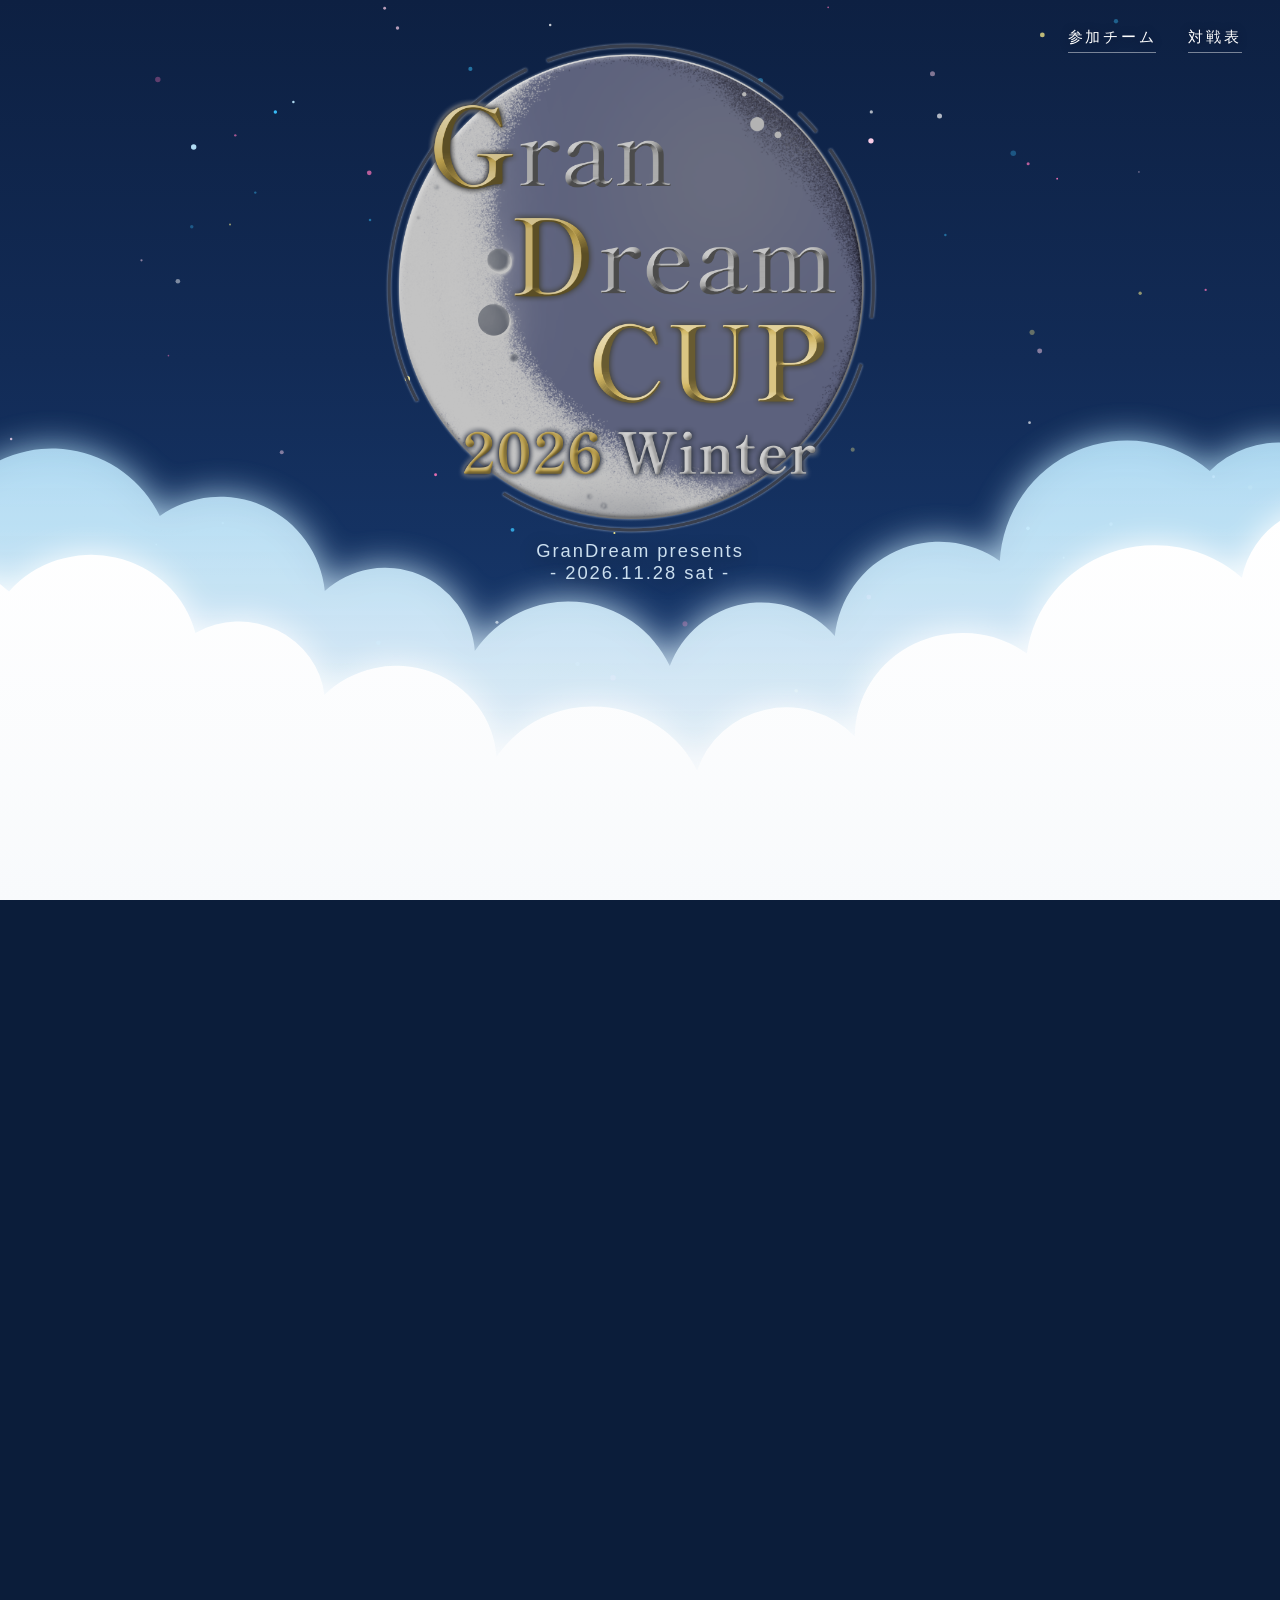
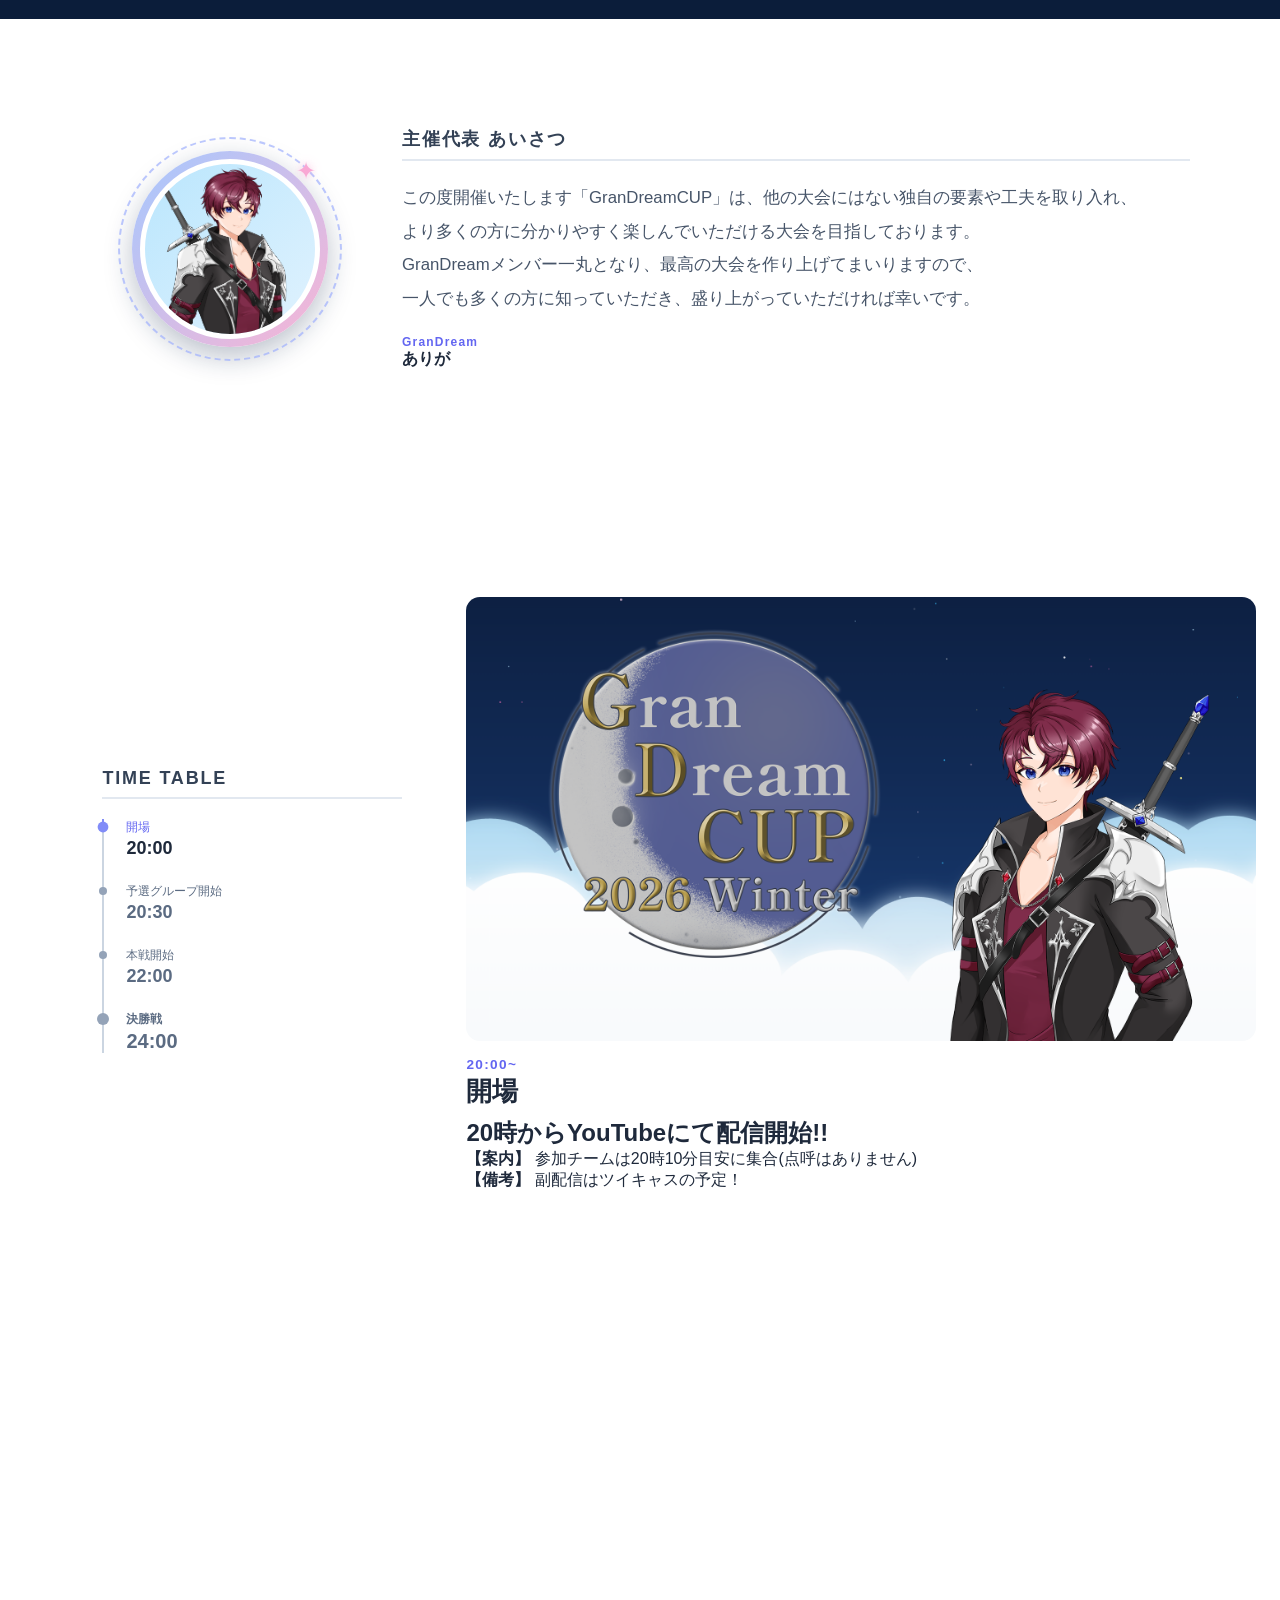
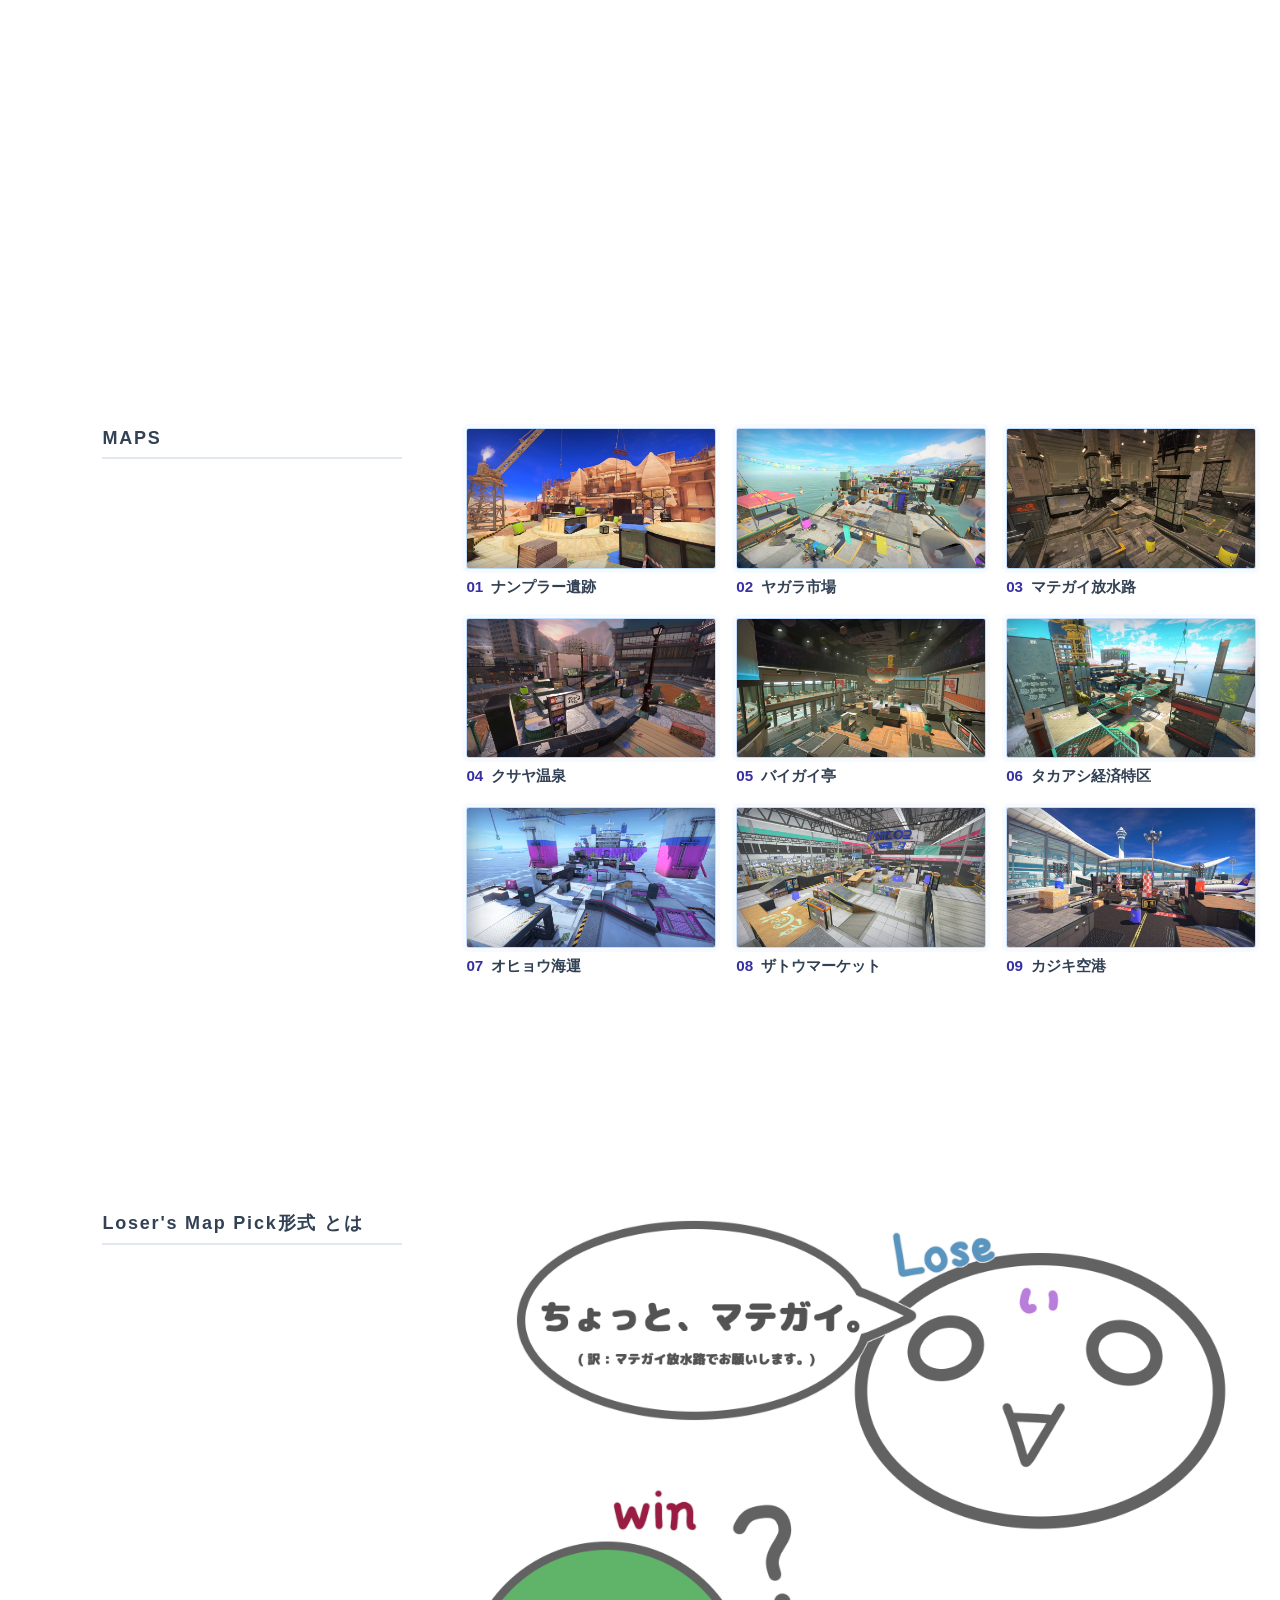
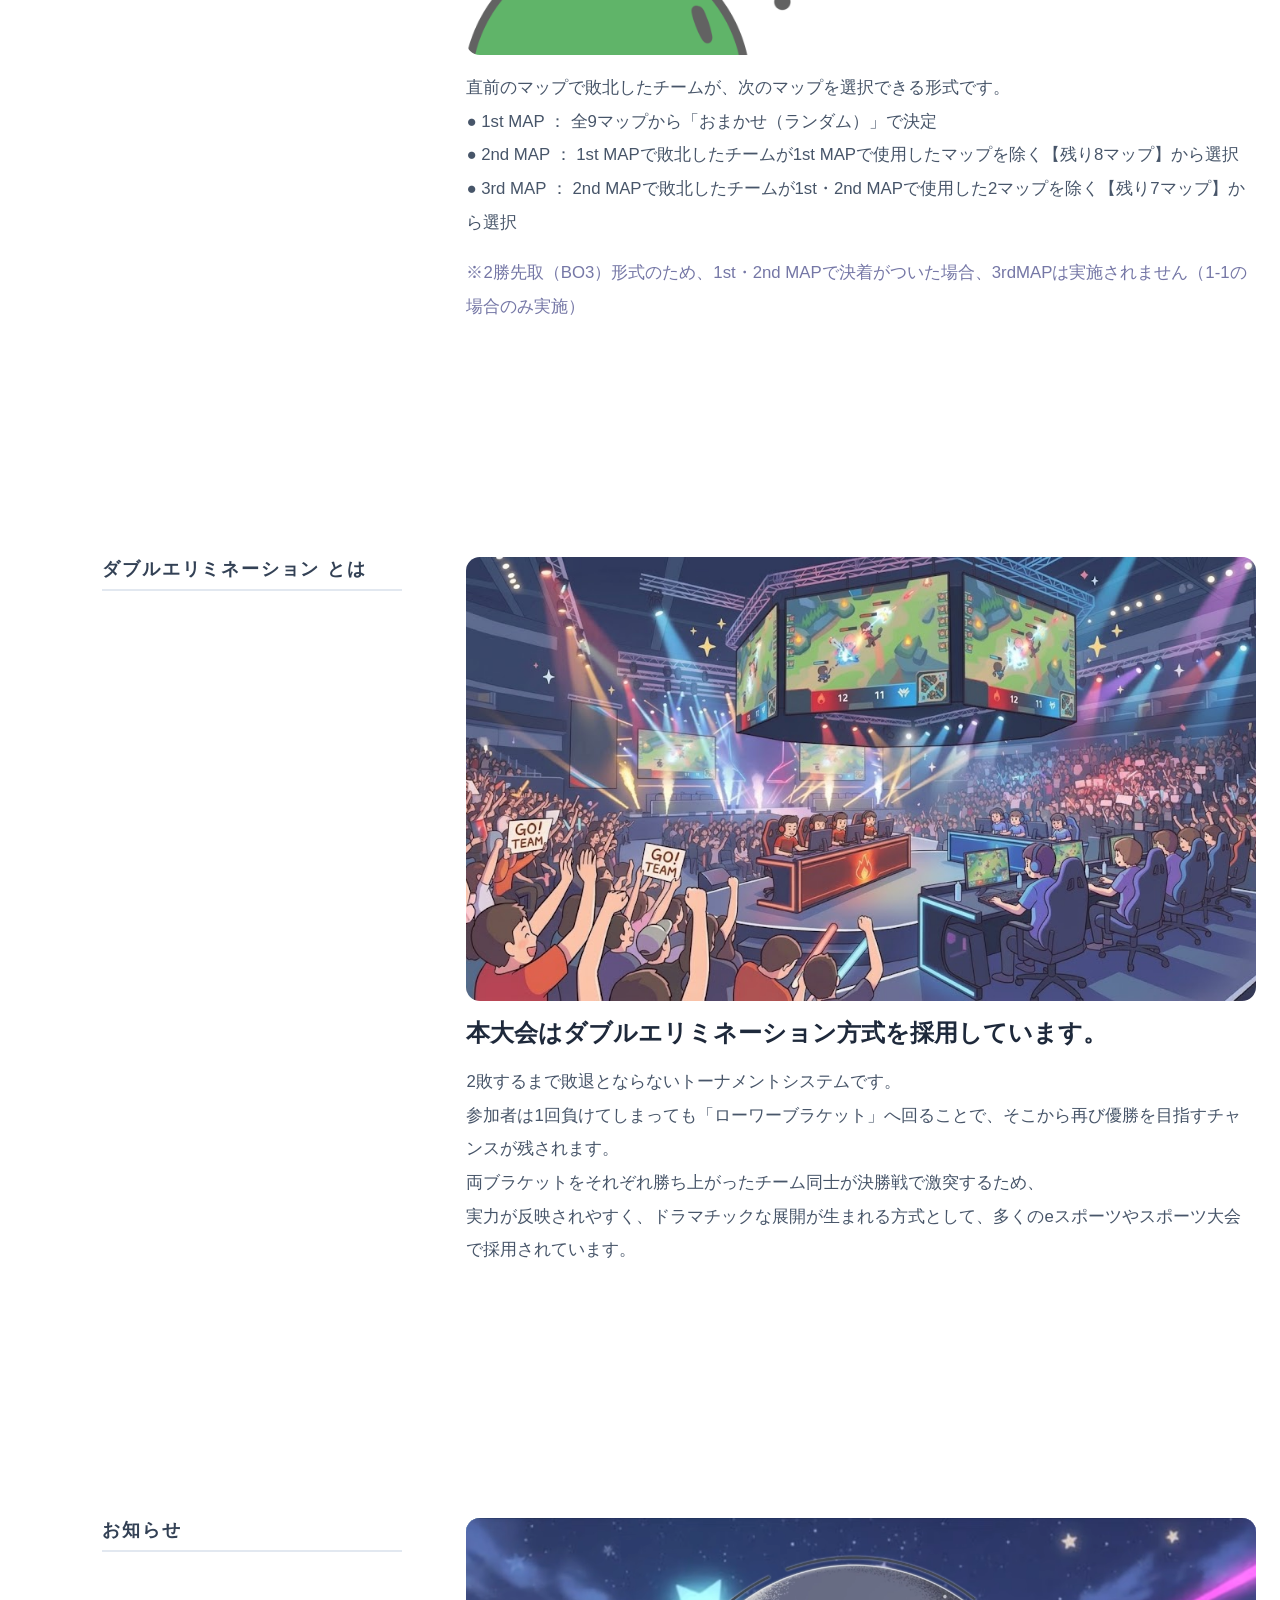
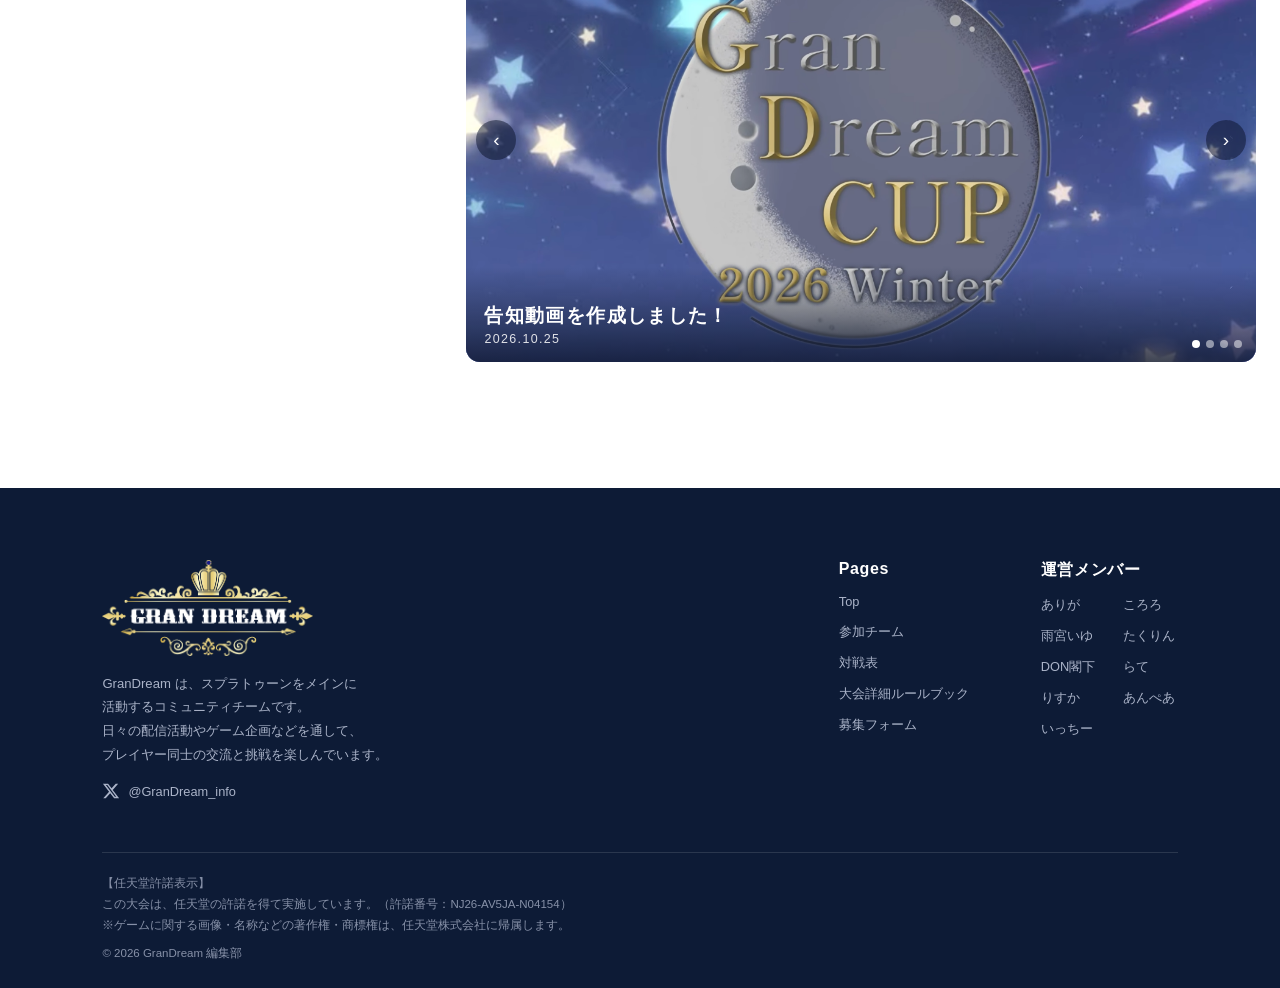
<file: index.html>
<!DOCTYPE html>
<html lang="ja">

<head>
  <meta charset="UTF-8">
  <meta name="viewport" content="width=device-width, initial-scale=1.0">
  <title>GraDreCUP-top</title>
  <link rel="stylesheet" href="style.css">
  <meta property="og:title" content="GranDreamCUP【公式webページ】" />
  <meta property="og:description" content="GranDreamCUP" />
  <meta property="og:type" content="article" />
  <meta property="og:url" content="https://grandream-517.github.io/GranDreamCUP/" />
  <meta property="og:image" content="https://grandream-517.github.io/GranDreamCUP/images/20261107044641.png" />

  <meta name="twitter:card" content="summary_large_image" />
  <meta name="twitter:title" content="GranDreamCUP【公式webページ】" />
  <meta name="twitter:description" content="GranDreamCUP" />
  <meta name="twitter:image" content="https://grandream-517.github.io/GranDreamCUP/images/20261107044641.png" />
</head>

<body>
  <div id="loading">
    <div class="loading-container">

      <div class="loading-logo">
        <img src="images/チームロゴ.PNG" alt="チームロゴ">
      </div>

      <div class="loading-bar">
        <div class="loading-progress"></div>
      </div>
    </div>
  </div>

  <nav class="top-nav" aria-label="ページ移動">
    <a href="teams.html">参加チーム</a>
    <a href="bracket.html">対戦表</a>
  </nav>

  <div class="hero-scroll" id="heroScroll">
    <section class="hero-section" id="hero">


      <div class="sky-layer" id="skyLayer">
        <svg id="starSvg" style="width:100%; height:100%;"></svg>
        <div id="shootingLayer"></div>
      </div>


      <div class="hero-content" id="heroContent">
        <div class="hero-inner">
          <h1 style="margin-top: clamp(-80px, -9vw, -20px); margin-bottom: clamp(-20px, -2.2vw, -6px);"><img
              src="images/GrabDreamCUP_011.png" alt="GranDreamCUP"
              style="width: 75%; max-width: none; height: auto; display: block; margin: 0 auto;"></h1>
          <p style="margin-top: clamp(-80px, -9vw, -20px);">GranDream presents</p>
          <p>- 2026.11.28 sat -</p>
        </div>
      </div>


      <div class="cloud-layer back" id="cloudBack">
        <div class="cloud-drift back">
          <svg class="clouds-svg" xmlns="http://www.w3.org/2000/svg" viewBox="0 0 1000 300" preserveAspectRatio="none">
            <defs>
              <filter id="cloud-glow-back" x="-20%" y="-20%" width="140%" height="140%">
                <feGaussianBlur stdDeviation="12" result="blur" />
                <feComposite in="SourceGraphic" in2="blur" operator="over" />
              </filter>
              <linearGradient id="cloud-grad-back" x1="0%" y1="0%" x2="0%" y2="100%">
                <stop offset="0%" stop-color="#bae6fd" stop-opacity="0.9" />
                <stop offset="100%" stop-color="#f8fafc" stop-opacity="1" />
              </linearGradient>
            </defs>
            <path fill="url(#cloud-grad-back)" filter="url(#cloud-glow-back)" d="
            M -50,300
            L -50,80
            A 60,60 0 0,1 50,60
            A 80,80 0 0,1 180,80
            A 70,70 0 0,1 290,130
            A 60,60 0 0,1 390,170
            A 75,75 0 0,1 520,180
            A 65,65 0 0,1 630,160
            A 70,70 0 0,1 740,110
            A 85,85 0 0,1 880,50
            A 65,65 0 0,1 980,60
            A 55,55 0 0,1 1050,100
            L 1050,300 Z
          "></path>
          </svg>
        </div>
      </div>


      <div class="cloud-layer front" id="cloudFront">
        <div class="cloud-drift front">
          <svg class="clouds-svg" xmlns="http://www.w3.org/2000/svg" viewBox="0 0 1000 300" preserveAspectRatio="none">
            <defs>
              <filter id="cloud-glow-front" x="-20%" y="-20%" width="140%" height="140%">
                <feGaussianBlur stdDeviation="12" result="blur" />
                <feComposite in="SourceGraphic" in2="blur" operator="over" />
              </filter>
              <linearGradient id="cloud-grad-front" x1="0%" y1="0%" x2="0%" y2="100%">
                <stop offset="0%" stop-color="#ffffff" stop-opacity="1" />
                <stop offset="100%" stop-color="#f8fafc" stop-opacity="1" />
              </linearGradient>
            </defs>
            <path fill="url(#cloud-grad-front)" filter="url(#cloud-glow-front)" d="
            M -50,300
            L -50,110
            A 65,65 0 0,1 60,75
            A 75,75 0 0,1 190,105
            A 60,60 0 0,1 280,150
            A 70,70 0 0,1 400,195
            A 80,80 0 0,1 540,205
            A 65,65 0 0,1 650,180
            A 75,75 0 0,1 770,120
            A 90,90 0 0,1 920,65
            A 60,60 0 0,1 1050,90
            L 1050,300 Z
          "></path>
          </svg>
        </div>
        <div class="cloud-body">
          <div class="overview">
            <h2>開催概要</h2>
            <dl>
              <dt>タイトル</dt>
              <dd>スプラトゥーン3</dd>
              <dt>日時</dt>
              <dd>2026年11月28日（土）</dd>
              <dt>時間</dt>
              <dd>開場 20:00 ／ 試合開始 20:30</dd>
              <dt>チーム数</dt>
              <dd>16チーム想定</dd>
              <dt>XPコスト</dt>
              <dd>チーム合計10400上限
                <br>･XP3000以上は1名まで
                <br>･全ルールでの最高XPを参照(サマリー提出)<br />
              </dd>
              <dt>参加資格</dt>
              <dd>活動中の配信者に限り</dd>
              <dt></dt>
              <dd></dd>
              <dt>主催</dt>
              <dd>GranDream</dd>
              <dt>申込</dt>
              <dd>11月14日まで(先着順16チーム上限)</dd>
            </dl>
            <p class="ov-link"><a href="https://energetic-octagon-8f6.notion.site/3f87bee7480a80aabf9cc22851b0c398"
                target="_blank" rel="noopener noreferrer">大会詳細ルールブックを見る</a></p>
          </div>
        </div>
      </div>
    </section>
  </div>

  <section class="next-section">
    <div class="night" aria-hidden="true"><svg id="nightSvg" style="width:100%; height:100%; display:block;"></svg>
    </div>


    <div class="comment">
      <div class="comment-inner">
        <div class="timetable comment-text">
          <h2>主催代表 あいさつ</h2>
          <p class="cm-body">この度開催いたします「GranDreamCUP」は、他の大会にはない独自の要素や工夫を取り入れ、
            <br>より多くの方に分かりやすく楽しんでいただける大会を目指しております。
            <br>GranDreamメンバー一丸となり、最高の大会を作り上げてまいりますので、
            <br>一人でも多くの方に知っていただき、盛り上がっていただければ幸いです。
          </p>
          <p class="cm-name"><small>GranDream</small>ありが</p>
        </div>
        <div class="cm-icon">
          <div class="cm-icon-frame"><img src="images/ありが.png" alt="ありが"></div>
        </div>
      </div>
    </div>

    <div class="tt-scroll" id="ttScroll">
      <div class="tt-stage" id="ttStage">


        <div class="timetable">
          <h2>TIME TABLE</h2>
          <ol class="tt-list" id="ttList">
            <li class="tt-item"><span class="tt-dot"></span>
              <p class="tt-label">開場</p>
              <p class="tt-time">20:00</p>
            </li>
            <li class="tt-item"><span class="tt-dot"></span>
              <p class="tt-label">予選グループ開始</p>
              <p class="tt-time">20:30</p>
            </li>
            <li class="tt-item"><span class="tt-dot"></span>
              <p class="tt-label">本戦開始</p>
              <p class="tt-time">22:00</p>
            </li>
            <li class="tt-item tt-main"><span class="tt-dot"></span>
              <p class="tt-label">決勝戦</p>
              <p class="tt-time">24:00</p>
            </li>
          </ol>
        </div>


        <div class="tt-panels" id="ttPanels">
          <article class="tt-panel">
            <div class="tt-img"><img src="images/GranDreamCUP_title.png" alt="title"></div>
            <p class="tt-ptime">20:00~</p>
            <h3>開場</h3>
            <p class="tt-text">
            <h2>20時からYouTubeにて配信開始!!</h2>
            <strong>【案内】</strong> 参加チームは20時10分目安に集合(点呼はありません)<br>
            <strong>【備考】</strong> 副配信はツイキャスの予定！
            </p>
          </article>
          <article class="tt-panel">
            <div class="tt-img"><img src="images/Groupleague_001.png" alt="Group"></div>※画像は開催時間変更前のものです。
            <p class="tt-ptime">20:30~</p>
            <h3>予選グループ開始</h3>
            <p class="tt-text">
              <strong>【形式】</strong> 4チーム×1グループ : 3チーム×3グループ 　<a href="bracket.html">詳しくは対戦表ページへ</a><br>
              <strong>【条件】</strong> 上位2チームが本戦進出<br>
              <strong>【ルール】</strong> BO3（2本先取）/ Loser's Map Pick形式
            </p>
          </article>
          <article class="tt-panel">
            <div class="tt-img"><img src="images/league_002.png" alt="league"></div>※画像は開催時間変更前のものです。
            <p class="tt-ptime">22:00~</p>
            <h3>本戦開始</h3>
            <p class="tt-text">
              <strong>【形式】</strong> 本戦トーナメント（予選通過8チーム）<br>
              <strong>【アドバンテージ】</strong> 予選1位：Upper Bracket / 予選2位：Lower Bracket<br>
              <strong>【ルール】</strong> BO3（2本先取）/ Loser's Map Pick形式
            </p>
          </article>
          <article class="tt-panel">
            <div class="tt-img"><img src="images/GranD_FINAL_CUP_image.png" alt="GranD_FINAL"></div>
            <p class="tt-ptime">24:00~</p>
            <h3>決勝戦</h3>
            <p class="tt-text">
              <strong>【対戦】</strong> Grand Final<br>
              <strong>【アドバンテージ】</strong> 無敗側チーム：全５マップの選択権<br>
              <strong>【ルール】</strong> BO5（3本先取）
            </p>
          </article>
        </div>

      </div>
    </div>


    <div class="maps">
      <div class="maps-inner">
        <div class="timetable maps-head">
          <h2>MAPS</h2>
        </div>
        <ul class="map-grid">
          <li>
            <div class="map-img"><img src=images\ナンプラー遺跡.JPG></div>
            <p class="map-name"><span>01</span>ナンプラー遺跡</p>
          </li>
          <li>
            <div class="map-img"><img src=images\ヤガラ市場.JPG></div>
            <p class="map-name"><span>02</span>ヤガラ市場</p>
          </li>
          <li>
            <div class="map-img"><img src=images\マテガイ放水路.JPG></div>
            <p class="map-name"><span>03</span>マテガイ放水路</p>
          </li>
          <li>
            <div class="map-img"><img src=images\クサヤ温泉.JPG></div>
            <p class="map-name"><span>04</span>クサヤ温泉</p>
          </li>
          <li>
            <div class="map-img"><img src=images\バイガイ亭.JPG></div>
            <p class="map-name"><span>05</span>バイガイ亭</p>
          </li>
          <li>
            <div class="map-img"><img src=images\タカアシ経済特区.JPG></div>
            <p class="map-name"><span>06</span>タカアシ経済特区</p>
          </li>
          <li>
            <div class="map-img"><img src=images\オヒョウ海運.JPG></div>
            <p class="map-name"><span>07</span>オヒョウ海運</p>
          </li>
          <li>
            <div class="map-img"><img src=images\ザトウマーケット.JPG></div>
            <p class="map-name"><span>08</span>ザトウマーケット</p>
          </li>
          <li>
            <div class="map-img"><img src=images\カジキ空港.JPG></div>
            <p class="map-name"><span>09</span>カジキ空港</p>
          </li>
        </ul>
      </div>
    </div>

    <div class="maps">
      <div class="maps-inner">
        <div class="timetable maps-head">
          <h2> Loser's Map Pick形式 とは</h2>
        </div>
        <div>
          <div class="tt-img"><img src="images/LMP.png" alt="Loser's Map Pick"></div>
          <p class="cm-body" style="margin-top: 16px;">直前のマップで敗北したチームが、次のマップを選択できる形式です。
            <br>● 1st MAP ： 全9マップから「おまかせ（ランダム）」で決定
            <br>● 2nd MAP ： 1st MAPで敗北したチームが1st MAPで使用したマップを除く【残り8マップ】から選択
            <br>● 3rd MAP ： 2nd MAPで敗北したチームが1st・2nd MAPで使用した2マップを除く【残り7マップ】から選択</p>
          <p class="cm-body" style="color:#7577a6;">※2勝先取（BO3）形式のため、1st・2nd MAPで決着がついた場合、3rdMAPは実施されません（1-1の場合のみ実施）</p>
        </div>
      </div>
    </div>


    <div class="maps">
      <div class="maps-inner">
        <div class="timetable maps-head">
          <h2>ダブルエリミネーション とは</h2>
        </div>
        <div>
          <div class="tt-img"><img src="images/esport.png" alt="esport"></div>
          <h2 style="margin-top: 16px;">本大会はダブルエリミネーション方式を採用しています。</h2>
          <p class="cm-body" style="margin-top: 16px;">2敗するまで敗退とならないトーナメントシステムです。
            <br>参加者は1回負けてしまっても「ローワーブラケット」へ回ることで、そこから再び優勝を目指すチャンスが残されます。
            <br>両ブラケットをそれぞれ勝ち上がったチーム同士が決勝戦で激突するため、
            <br>実力が反映されやすく、ドラマチックな展開が生まれる方式として、多くのeスポーツやスポーツ大会で採用されています。
          </p>
          <p class="cm-body"></p>
        </div>
      </div>
    </div>

    <div class="maps">
      <div class="maps-inner">
        <div class="timetable maps-head">
          <h2>お知らせ</h2>
        </div>
        <div>
          <div class="tt-img ns" id="ns" role="region" aria-roledescription="carousel" aria-label="お知らせとイベント">
            <div class="ns-track">

              <a class="ns-slide" href="https://x.com/GranDream_info/status/2114333658039628243?s=20" target="_blank" rel="noopener noreferrer">
                <img src="images/告知動画サムネ.png" alt="告知動画" loading="lazy" onerror="this.remove()">
                <span class="ns-cap"><b>告知動画を作成しました！</b><small>2026.10.25</small></span>
              </a>
              <a class="ns-slide" href="261104info.html" target="_blank" rel="noopener noreferrer">
            <img src="images/お知らせ_001.png" alt="お知らせ#1" loading="lazy" onerror="this.remove()">
            <span class="ns-cap"><b>お知らせ</b><small>2026.11.04</small></span>
          </a>
          <a class="ns-slide" href="261112info.html" target="_blank" rel="noopener noreferrer">
            <img src="images/お知らせ_002.png" alt="お知らせ#2" loading="lazy" onerror="this.remove()">
            <span class="ns-cap"><b>開催時間の変更について</b><small>2026.11.12</small></span>
          </a>
          <a class="ns-slide" href="261122info.html" target="_blank" rel="noopener noreferrer">
            <img src="images/お知らせ_003.png" alt="お知らせ#3" loading="lazy" onerror="this.remove()">
            <span class="ns-cap"><b>チーム公開＆変更点のおしらせ</b><small>2026.11.22</small></span>
          </a>
            </div>
            <button class="ns-btn ns-prev" type="button" aria-label="前へ">&#8249;</button>
            <button class="ns-btn ns-next" type="button" aria-label="次へ">&#8250;</button>
            <div class="ns-dots"></div>
          </div>
        </div>
      </div>
    </div>
  </section>




  <footer class="site-footer">
    <div class="ft-inner">
      <div class="ft-brand">
        <img src="images/チームロゴ.PNG" alt="GranDream">
        <p class="ft-about">GranDream
          は、スプラトゥーンをメインに<br>活動するコミュニティチームです。<br>日々の配信活動やゲーム企画などを通して、<br>プレイヤー同士の交流と挑戦を楽しんでいます。</p>
        <a class="ft-x" href="https://x.com/GranDream_info" target="_blank" rel="noopener noreferrer"
          aria-label="GranDream 公式X">
          <svg viewBox="0 0 24 24" aria-hidden="true">
            <path
              d="M18.244 2.25h3.308l-7.227 8.26 8.502 11.24H16.17l-5.214-6.817L4.99 21.75H1.68l7.73-8.835L1.254 2.25H8.08l4.713 6.231zm-1.161 17.52h1.833L7.084 4.126H5.117z" />
          </svg>
          <span>@GranDream_info</span>
        </a>
      </div>
      <div class="ft-cols">
        <div class="ft-col">
          <h3>Pages</h3>
          <ul>
            <li><a href="#">Top</a></li>
            <li><a href="teams.html">参加チーム</a></li>
            <li><a href="bracket.html">対戦表</a></li>
            <li><a href="https://energetic-octagon-8f6.notion.site/3f87bee7480a80aabf9cc22851b0c398" target="_blank"
                rel="noopener noreferrer">大会詳細ルールブック</a></li>
            <li><a href="#" target="_blank" rel="noopener noreferrer">募集フォーム</a></li>
          </ul>
        </div>
        <div class="ft-col">
          <h3>運営メンバー</h3>
          <ul class="ft-members">
            <li><a href="https://x.com/ariga_sin" target="_blank" rel="noopener noreferrer">ありが</a></li>
            <li><a href="https://x.com/amamiya_iyu" target="_blank" rel="noopener noreferrer">雨宮いゆ</a></li>
            <li><a href="https://x.com/GreatStreamer" target="_blank" rel="noopener noreferrer">DON閣下</a></li>
            <li><a href="https://x.com/Lisuka_0928" target="_blank" rel="noopener noreferrer">りすか</a></li>
            <li><a href="https://x.com/starlightlaser" target="_blank" rel="noopener noreferrer">いっちー</a></li>
            <li><a href="https://x.com/koro_56_6" target="_blank" rel="noopener noreferrer">ころろ</a></li>
            <li><a href="https://x.com/Shocker_Rin" target="_blank" rel="noopener noreferrer">たくりん</a></li>
            <li><a href="https://x.com/Raterate_222" target="_blank" rel="noopener noreferrer">らて</a></li>
            <li><a href="https://x.com/orca2_2snow" target="_blank" rel="noopener noreferrer">あんぺあ</a></li>
          </ul>
        </div>
      </div>
    </div>
    <div class="ft-bottom">
      <p>【任天堂許諾表示】

<br>この大会は、任天堂の許諾を得て実施しています。（許諾番号：NJ26-AV5JA-N04154）

<br>※ゲームに関する画像・名称などの著作権・商標権は、任天堂株式会社に帰属します。</p>
      <p>&copy; 2026 GranDream 編集部</p>
    </div>
  </footer>


  <div class="lightbox" id="lightbox" role="dialog" aria-modal="true" aria-label="画像の拡大表示">
    <button type="button" aria-label="閉じる">&times;</button>
    <img alt="">
  </div>


  <div class="cloud-stack" id="entryCloud">
    <a class="entry-cloud" href="bracket.html">
      <svg viewBox="0 0 220 130" aria-hidden="true">
        <defs>
          <linearGradient id="entry-grad-1" x1="0" y1="0" x2="0" y2="1">
            <stop offset="0" stop-color="#ffffff" />
            <stop offset="1" stop-color="#dbeafe" />
          </linearGradient>
        </defs>
        <g fill="url(#entry-grad-1)">
          <circle cx="58" cy="84" r="36" />
          <circle cx="100" cy="58" r="44" />
          <circle cx="146" cy="52" r="34" />
          <circle cx="166" cy="86" r="34" />
          <rect x="58" y="84" width="108" height="36" rx="18" />
        </g>
      </svg>
      <span>対戦表</span>
    </a>
    <a class="entry-cloud" href="teams.html">
      <svg viewBox="0 0 220 130" aria-hidden="true">
        <defs>
          <linearGradient id="entry-grad-2" x1="0" y1="0" x2="0" y2="1">
            <stop offset="0" stop-color="#ffffff" />
            <stop offset="1" stop-color="#dbeafe" />
          </linearGradient>
        </defs>
        <g fill="url(#entry-grad-2)">
          <circle cx="58" cy="84" r="36" />
          <circle cx="100" cy="58" r="44" />
          <circle cx="146" cy="52" r="34" />
          <circle cx="166" cy="86" r="34" />
          <rect x="58" y="84" width="108" height="36" rx="18" />
        </g>
      </svg>
      <span>参加チーム</span>
    </a>
    <a class="entry-cloud"
      href="https://docs.google.com/forms/d/e/1FAIpQLSfmeNDX1Gga2eYNT3OFzbzkIkY0plx74DCnRTHlPIlkBXVrCw/viewform?usp=header"
      target="_blank" rel="noopener noreferrer">
      <svg viewBox="0 0 220 130" aria-hidden="true">
        <defs>
          <linearGradient id="entry-grad-3" x1="0" y1="0" x2="0" y2="1">
            <stop offset="0" stop-color="#ffffff" />
            <stop offset="1" stop-color="#dbeafe" />
          </linearGradient>
        </defs>
        <g fill="url(#entry-grad-3)">
          <circle cx="58" cy="84" r="36" />
          <circle cx="100" cy="58" r="44" />
          <circle cx="146" cy="52" r="34" />
          <circle cx="166" cy="86" r="34" />
          <rect x="58" y="84" width="108" height="36" rx="18" />
        </g>
      </svg>
      <span>募集フォーム</span>
    </a>
  </div>

  <script src="script.js" defer></script>

</body>

</html>
</file>
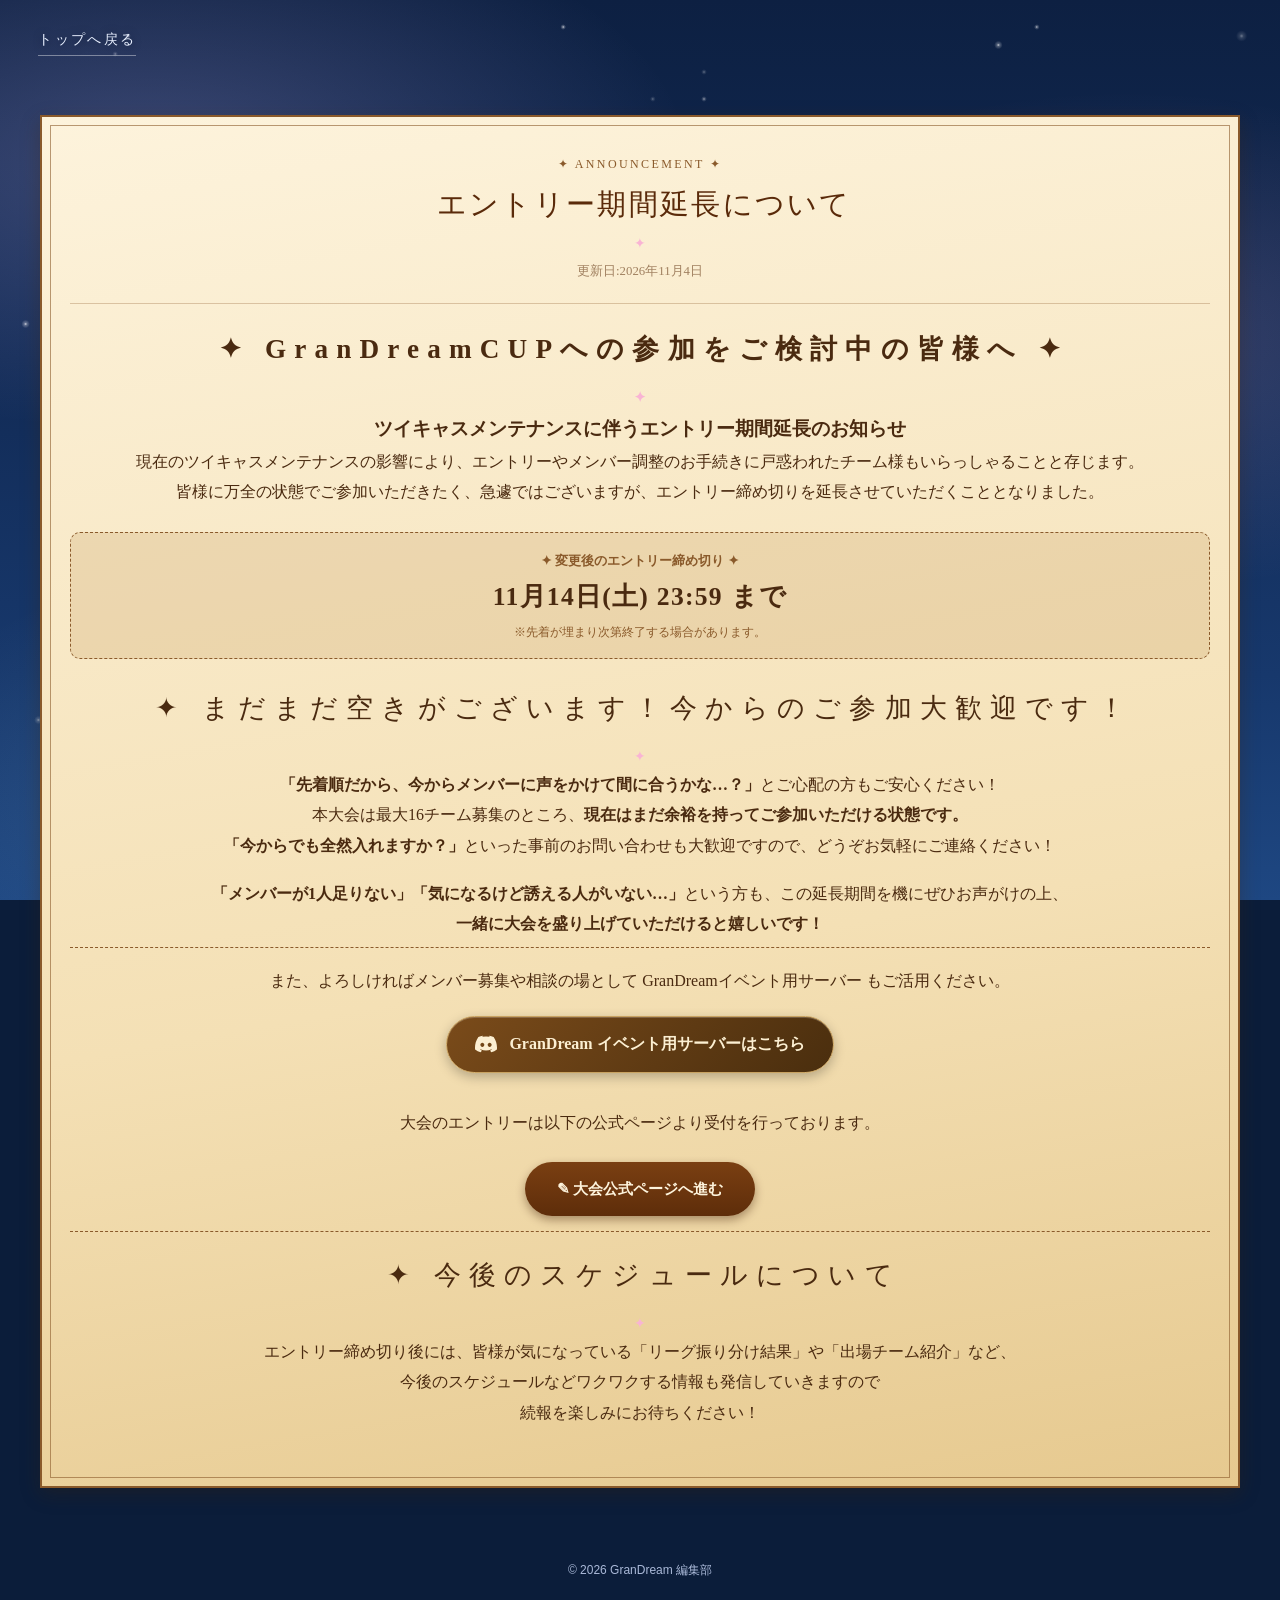
<file: 261104info.html>
<!DOCTYPE html>
<html lang="ja">
<head>
<meta charset="UTF-8">
<meta name="viewport" content="width=device-width, initial-scale=1.0">
<title>お知らせ26/11/04 | GraDreCUP</title>

  <meta property="og:title" content="【GranDreamCUP】エントリー期間延長のお知らせ" />
  <meta property="og:description" content="ツイキャスメンテナンスに伴いエントリー期間の延長についてのお知らせを投稿しました。" />
  <meta property="og:type" content="article" />
  <meta property="og:url" content="https://grandream-517.github.io/GranDreamCUP/261104info.html" />
  <meta property="og:image" content="https://grandream-517.github.io/GranDreamCUP/images/お知らせ_001.png" />

  <meta name="twitter:card" content="summary_large_image" />
  <meta name="twitter:title" content="【GranDreamCUP】エントリー期間延長のお知らせ" />
  <meta name="twitter:description" content="ツイキャスメンテナンスに伴いエントリー期間の延長についてのお知らせを投稿しました。" />
  <meta name="twitter:image" content="https://grandream-517.github.io/GranDreamCUP/images/お知らせ_001.png" />
</head>
<style>
  :root { --ink:#e8f0ff; --mute:#aab9d8; --line:rgba(190,215,255,.28); --mint:#c7eded; --pink:#f9b4d4; --lav:#cdbdff; --gold:#ffe2a8; }
  * { margin:0; padding:0; box-sizing:border-box; }
  body { font-family:'Helvetica Neue',Arial,'Hiragino Sans','Yu Gothic',sans-serif; color:var(--ink); line-height:1.7; background:#0b1d3a; }
  a { color:inherit; }
  a:focus-visible { outline:2px solid var(--mint); outline-offset:3px; }
  ul, ol { list-style:none; }

  
  .sky {
    position:fixed; inset:0; z-index:-1;
    background:
      radial-gradient(60vmax 30vmax at 12% 18%, rgba(205,189,255,.24), transparent 70%),
      radial-gradient(50vmax 28vmax at 88% 38%, rgba(249,180,212,.17), transparent 70%),
      radial-gradient(70vmax 30vmax at 38% 88%, rgba(199,237,237,.17), transparent 70%),
      radial-gradient(circle at 59% 73%, rgba(255,255,255,0.82) 0, rgba(255,255,255,0.29) 2px, transparent 5.6px),
      radial-gradient(circle at 59% 67%, rgba(255,255,255,0.82) 0, rgba(255,255,255,0.29) 1px, transparent 2.8px),
      radial-gradient(circle at 25% 67%, rgba(255,255,255,0.61) 0, rgba(255,255,255,0.21) 1px, transparent 2.8px),
      radial-gradient(circle at 14% 59%, rgba(255,255,255,0.52) 0, rgba(255,255,255,0.18) 1px, transparent 2.8px),
      radial-gradient(circle at 70% 90%, rgba(255,255,255,0.7) 0, rgba(255,255,255,0.24) 2px, transparent 5.6px),
      radial-gradient(circle at 59% 85%, rgba(255,255,255,0.76) 0, rgba(255,255,255,0.27) 1px, transparent 2.8px),
      radial-gradient(circle at 81% 3%, rgba(255,255,255,0.81) 0, rgba(255,255,255,0.28) 1px, transparent 2.8px),
      radial-gradient(circle at 9% 6%, rgba(255,255,255,0.45) 0, rgba(255,255,255,0.16) 1px, transparent 2.8px),
      radial-gradient(circle at 78% 5%, rgba(255,255,255,0.78) 0, rgba(255,255,255,0.27) 1.5px, transparent 4.2px),
      radial-gradient(circle at 58% 77%, rgba(255,255,255,0.81) 0, rgba(255,255,255,0.28) 1px, transparent 2.8px),
      radial-gradient(circle at 83% 39%, rgba(255,255,255,0.62) 0, rgba(255,255,255,0.22) 1px, transparent 2.8px),
      radial-gradient(circle at 60% 85%, rgba(255,255,255,0.5) 0, rgba(255,255,255,0.17) 1px, transparent 2.8px),
      radial-gradient(circle at 92% 34%, rgba(255,255,255,0.52) 0, rgba(255,255,255,0.18) 1px, transparent 2.8px),
      radial-gradient(circle at 67% 38%, rgba(255,255,255,0.37) 0, rgba(255,255,255,0.13) 1px, transparent 2.8px),
      radial-gradient(circle at 53% 15%, rgba(255,255,255,0.82) 0, rgba(255,255,255,0.29) 2px, transparent 5.6px),
      radial-gradient(circle at 10% 4%, rgba(255,255,255,0.82) 0, rgba(255,255,255,0.29) 1px, transparent 2.8px),
      radial-gradient(circle at 29% 28%, rgba(255,255,255,0.86) 0, rgba(255,255,255,0.3) 1px, transparent 2.8px),
      radial-gradient(circle at 62% 50%, rgba(255,255,255,0.89) 0, rgba(255,255,255,0.31) 2px, transparent 5.6px),
      radial-gradient(circle at 55% 11%, rgba(255,255,255,0.66) 0, rgba(255,255,255,0.23) 1px, transparent 2.8px),
      radial-gradient(circle at 88% 36%, rgba(255,255,255,0.54) 0, rgba(255,255,255,0.19) 1.5px, transparent 4.2px),
      radial-gradient(circle at 44% 3%, rgba(255,255,255,0.88) 0, rgba(255,255,255,0.31) 1px, transparent 2.8px),
      radial-gradient(circle at 19% 33%, rgba(255,255,255,0.74) 0, rgba(255,255,255,0.26) 1px, transparent 2.8px),
      radial-gradient(circle at 9% 61%, rgba(255,255,255,0.79) 0, rgba(255,255,255,0.28) 1px, transparent 2.8px),
      radial-gradient(circle at 89% 73%, rgba(255,255,255,0.45) 0, rgba(255,255,255,0.16) 1px, transparent 2.8px),
      radial-gradient(circle at 95% 18%, rgba(255,255,255,0.58) 0, rgba(255,255,255,0.2) 2px, transparent 5.6px),
      radial-gradient(circle at 16% 52%, rgba(255,255,255,0.58) 0, rgba(255,255,255,0.2) 1px, transparent 2.8px),
      radial-gradient(circle at 2% 36%, rgba(255,255,255,0.83) 0, rgba(255,255,255,0.29) 1.5px, transparent 4.2px),
      radial-gradient(circle at 4% 28%, rgba(255,255,255,0.45) 0, rgba(255,255,255,0.16) 1px, transparent 2.8px),
      radial-gradient(circle at 7% 20%, rgba(255,255,255,0.47) 0, rgba(255,255,255,0.16) 1.5px, transparent 4.2px),
      radial-gradient(circle at 3% 80%, rgba(255,255,255,0.53) 0, rgba(255,255,255,0.19) 1.5px, transparent 4.2px),
      radial-gradient(circle at 51% 11%, rgba(255,255,255,0.39) 0, rgba(255,255,255,0.14) 1px, transparent 2.8px),
      radial-gradient(circle at 76% 83%, rgba(255,255,255,0.48) 0, rgba(255,255,255,0.17) 1.5px, transparent 4.2px),
      radial-gradient(circle at 49% 81%, rgba(255,255,255,0.6) 0, rgba(255,255,255,0.21) 2px, transparent 5.6px),
      radial-gradient(circle at 75% 19%, rgba(255,255,255,0.83) 0, rgba(255,255,255,0.29) 1px, transparent 2.8px),
      radial-gradient(circle at 82% 21%, rgba(255,255,255,0.52) 0, rgba(255,255,255,0.18) 1px, transparent 2.8px),
      radial-gradient(circle at 80% 33%, rgba(255,255,255,0.75) 0, rgba(255,255,255,0.26) 1px, transparent 2.8px),
      radial-gradient(circle at 96% 82%, rgba(255,255,255,0.87) 0, rgba(255,255,255,0.3) 1px, transparent 2.8px),
      radial-gradient(circle at 89% 51%, rgba(255,255,255,0.84) 0, rgba(255,255,255,0.29) 1px, transparent 2.8px),
      radial-gradient(circle at 55% 8%, rgba(255,255,255,0.41) 0, rgba(255,255,255,0.14) 1px, transparent 2.8px),
      radial-gradient(circle at 67% 34%, rgba(255,255,255,0.48) 0, rgba(255,255,255,0.17) 2px, transparent 5.6px),
      radial-gradient(circle at 34% 55%, rgba(255,255,255,0.8) 0, rgba(255,255,255,0.28) 2px, transparent 5.6px),
      radial-gradient(circle at 39% 68%, rgba(255,255,255,0.45) 0, rgba(255,255,255,0.16) 1px, transparent 2.8px),
      radial-gradient(circle at 18% 31%, rgba(255,255,255,0.61) 0, rgba(255,255,255,0.21) 1px, transparent 2.8px),
      radial-gradient(circle at 37% 29%, rgba(255,255,255,0.85) 0, rgba(255,255,255,0.3) 1px, transparent 2.8px),
      radial-gradient(circle at 97% 4%, rgba(255,255,255,0.39) 0, rgba(255,255,255,0.14) 2px, transparent 5.6px),
      radial-gradient(circle at 59% 33%, rgba(255,255,255,0.38) 0, rgba(255,255,255,0.13) 1px, transparent 2.8px),
      linear-gradient(180deg,#0d2042 0%,#122b56 40%,#17386c 75%,#1e4782 100%);
  }

  .bar { display:flex; justify-content:space-between; padding:clamp(14px,3vh,28px) clamp(16px,3vw,40px); font-size:.9rem; letter-spacing:.16em; }
  .bar a { text-decoration:none; padding-bottom:4px; border-bottom:1px solid rgba(255,255,255,.4); text-shadow:0 1px 8px rgba(8,20,42,.6); }

  .title { text-align:center; padding:clamp(40px,10vh,100px) 20px clamp(32px,7vh,64px); }
  .title h1 { font-size:clamp(2.2rem,9vw,4rem); font-weight:300; letter-spacing:.32em; text-indent:.32em; text-shadow:0 0 28px rgba(205,189,255,.55); }
  .title p { margin-top:14px; color:var(--mint); letter-spacing:.14em; font-size:clamp(.85rem,3.4vw,1rem); }

  main { max-width:1100px; margin:0 auto; padding:0 clamp(16px,4vw,32px) 80px; }
  section + section { margin-top:clamp(56px,10vh,96px); }
  h2 { text-align:center; font-size:clamp(1.3rem,5vw,1.7rem); font-weight:400; letter-spacing:.3em; text-indent:.3em; }
  h2::after { content:'✦'; display:block; margin-top:8px; color:var(--pink); font-size:.9rem; letter-spacing:0; text-indent:0; }
  .lead { margin:16px auto 0; max-width:36em; text-align:center; color:var(--mute); font-size:.92rem; }

  .card { background:rgba(255,255,255,.055); border:1px solid var(--line); border-radius:14px; padding:20px; backdrop-filter:blur(6px); }
  .card h3 { font-size:1.05rem; font-weight:600; letter-spacing:.12em; margin-bottom:12px; color:var(--lav); }

  footer { text-align:center; padding:40px 20px calc(32px + env(safe-area-inset-bottom,0px)); font-size:.75rem; color:var(--mute); }


.tt-container {
  display: flex;
  justify-content: center; 
  width: 100%;
  box-sizing: border-box;
}


.tt-img {
  aspect-ratio: 16 / 9;
  width: min(100%, calc(52vh * 16 / 9));
  width: min(100%, calc(52svh * 16 / 9));
  flex-shrink: 0;          
  border-radius: 14px;
  overflow: hidden;
  display: grid;
  place-items: center;
  background: linear-gradient(135deg, #bae6fd, #e0f2fe);
  color: #64748b;
  font-size: 0.85rem;
  letter-spacing: 0.1em;
  transition: background 0.4s;
}

.tt-img img { 
  width: 100%; 
  height: 100%; 
  object-fit: cover; 
  display: block; 
}

.divider-text {
  border-bottom: 1px dashed #8a5a2b; 
  padding-bottom: 15px;          
  margin-bottom: 15px;           
}

.notice {
  --ink: #4a2a10;
  --accent: #8a5a2b;
  position: relative;
  max-width: 1200px;
  margin: 2rem auto;
  padding: 2.25rem 1.75rem 2.5rem;
  color: var(--ink);
  font-family: "Shippori Mincho", "Yu Mincho", "Hiragino Mincho ProN", serif;
  line-height: 1.9;
  background: linear-gradient(170deg, #fdf3dc 0%, #f4e0b5 60%, #e6c98f 100%);
  border: 2px solid #8a5a2b;
  box-shadow: 0 6px 18px rgba(60, 35, 10, 0.3);
}


.notice::before {
  content: "";
  position: absolute;
  inset: 8px;
  border: 1px solid rgba(138, 90, 43, 0.6);
  pointer-events: none;
}

.notice-label {
  margin: 0;
  text-align: center;
  font-size: 0.75rem;
  letter-spacing: 0.2em;
  color: var(--accent);
}

.notice-title {
  margin: 0.5rem 0 0.4rem;
  text-align: center;
  font-size: 1.8rem;
  line-height: 1.4;
  letter-spacing: 0.08em;
  color: #5a2a0a;
}

.notice-date {
  margin: 0 0 1.25rem;
  text-align: center;
  font-size: 0.8rem;
  color: #a08060;
  padding-bottom: 1.25rem;
  border-bottom: 1px solid rgba(138, 90, 43, 0.3);
}

.notice-body p { margin: 0 0 1.1rem; }
.notice-lead { font-weight: 700; }


.notice-deadline {
  margin: 1.5rem 0;
  padding: 1rem 1rem 0.9rem;
  text-align: center;
  background: rgba(200, 160, 100, 0.25);
  border: 1px dashed var(--accent);
  border-radius: 10px;
}
.notice-deadline p { margin: 0; }
.notice-deadline-label { font-size: 0.8rem; font-weight: 700; color: var(--accent); }
.notice-deadline-date { font-size: 1.6rem; font-weight: 700; letter-spacing: 0.05em; margin: 0.3rem 0; }
.notice-deadline-note { font-size: 0.72rem; color: var(--accent); }


.notice-button {
  display: block;
  width: fit-content;
  margin: 1.5rem auto 0;
  padding: 0.8rem 2rem;
  color: #fdf3dc;
  font-size: 0.95rem;
  font-weight: 700;
  text-decoration: none;
  background: linear-gradient(#7a3f12, #5e2d0a);
  border-radius: 999px;
  box-shadow: 0 4px 10px rgba(60, 25, 5, 0.4);
  transition: transform 0.15s, box-shadow 0.15s;
}
.notice-button:hover {
  transform: translateY(-1px);
  box-shadow: 0 6px 14px rgba(60, 25, 5, 0.5);
}


.discord-parchment-btn {
  display: inline-flex;
  align-items: center;
  justify-content: center;
  gap: 12px;
  margin: 15px 0;
  padding: 12px 28px;
  background: linear-gradient(135deg, #7A4B1A, #4A2E0E);
  color: #FCEFD2;
  font-family: "Shippori Mincho", "游明朝", serif;
  font-weight: bold;
  font-size: 1rem;
  text-decoration: none;
  border-radius: 30px;
  border: 1px solid #C8A261;
  box-shadow: 0 4px 12px rgba(0,0,0,0.25), inset 0 1px 0 rgba(255,255,255,0.2);
  transition: all 0.3s ease;
}

.discord-parchment-btn:hover {
  background: linear-gradient(135deg, #935C22, #5C3A12);
  border-color: #E6C587;
  box-shadow: 0 6px 18px rgba(0,0,0,0.35), 0 0 12px rgba(200, 162, 97, 0.4);
  transform: translateY(-2px);
}

.discord-icon {
  width: 22px;
  height: 22px;
  fill: #FCEFD2; 
  transition: transform 0.3s ease;
}

.discord-parchment-btn:hover .discord-icon {
  transform: scale(1.1);
}

.notice p {
  text-align: center;
}

</style>
</head>
<body>
<div class="sky" aria-hidden="true"></div>
<header class="bar">
  <a href="index.html">トップへ戻る</a>
</header>

<div class="notice">
  <p class="notice-label">✦ ANNOUNCEMENT ✦</p>
  <h2 class="notice-title">エントリー期間延長について</h2>
  <p class="notice-date">更新日:2026年11月4日</p>

  <div class="notice-body">
    <h2 class="notice-lead">✦ GranDreamCUPへの参加をご検討中の皆様へ ✦</h2>

    <h3 style="text-align: center;"><strong>ツイキャスメンテナンスに伴うエントリー期間延長のお知らせ</strong></h3>

    <p>
      現在のツイキャスメンテナンスの影響により、エントリーやメンバー調整のお手続きに戸惑われたチーム様もいらっしゃることと存じます。<br>
      皆様に万全の状態でご参加いただきたく、急遽ではございますが、エントリー締め切りを延長させていただくこととなりました。
    </p>

    <div class="notice-deadline">
      <p class="notice-deadline-label">✦ 変更後のエントリー締め切り ✦</p>
      <p class="notice-deadline-date">11月14日(土) 23:59 まで</p>
      <p class="notice-deadline-note">※先着が埋まり次第終了する場合があります。</p>
    </div>

    <h2>✦ まだまだ空きがございます！今からのご参加大歓迎です！</h2>
    <p><strong>「先着順だから、今からメンバーに声をかけて間に合うかな…？」</strong>とご心配の方もご安心ください！
        <br> 本大会は最大16チーム募集のところ、<strong>現在はまだ余裕を持ってご参加いただける状態です。</strong>
        <br><strong>「今からでも全然入れますか？」</strong>といった事前のお問い合わせも大歓迎ですので、どうぞお気軽にご連絡ください！</p>
        <p><strong>「メンバーが1人足りない」「気になるけど誘える人がいない…」</strong>という方も、この延長期間を機にぜひお声がけの上、
        <br><strong>一緒に大会を盛り上げていただけると嬉しいです！</strong>
    </p>
    <p class="divider-text" style="margin-top: -25px;"></p>
    <p>また、よろしければメンバー募集や相談の場として GranDreamイベント用サーバー もご活用ください。</p>

    
    <div style="text-align: center; margin: 20px 0;">
  <a href="https://discord.gg/VGawv7apy" class="discord-parchment-btn" target="_blank" rel="noopener" style="margin-top: 0;">
    <svg class="discord-icon" xmlns="http://www.w3.org/2000/svg" viewBox="0 0 127.14 96.36">
      <path fill="currentColor" d="M107.7,8.07A105.15,105.15,0,0,0,81.47,0a72.06,72.06,0,0,0,3.36,6.83A97.68,97.68,0,0,0,42.3,6.83,72.37,72.37,0,0,0,45.66,0,105.89,105.89,0,0,0,19.39,8.09C2.79,32.65-1.71,56.6.54,80.21A105.73,105.73,0,0,0,32.71,96.36,77.7,77.7,0,0,0,39.6,85.25a68.42,68.42,0,0,1,-10.85,-5.18c.91,-0.66,1.8,-1.34,2.66,-2a75.57,75.57,0,0,0,64.32,0c.87.68,1.76,1.36,2.66,2a68.68,68.68,0,0,1,-10.87,5.19,77,77,0,0,0,6.89,11.1,105.25,105.25,0,0,0,32.19,-16.14c2.64,-27.38,-4.51,-51.11,-18.91,-72.15ZM42.45,65.69C36.18,65.69,31,60,31,53c0,-7,5.05,-12.67,11.45,-12.67,6.46,0,11.58,5.74,11.45,12.67C53.9,60,48.81,65.69,42.45,65.69Zm42.24,0C78.41,65.69,73.25,60,73.25,53c0,-7,5.05,-12.67,11.45,-12.67,6.46,0,11.58,5.74,11.45,12.67C96.14,60,91.08,65.69,84.69,65.69Z"/>
    </svg>
    <span>GranDream イベント用サーバーはこちら</span>
  </a>
</div>

    <p style="text-align: center;">大会のエントリーは以下の公式ページより受付を行っております。</p>
    <a class="notice-button" href="index.html">✎ 大会公式ページへ進む</a>

    <p class="divider-text"></p>
    <h2>✦ 今後のスケジュールについて</h2>
    <p>エントリー締め切り後には、皆様が気になっている「リーグ振り分け結果」や「出場チーム紹介」など、
      <br>今後のスケジュールなどワクワクする情報も発信していきますので
      <br>続報を楽しみにお待ちください！
    </p>

  </div>
</div>

</body>

<footer>&copy; 2026 GranDream 編集部</footer>
</file>
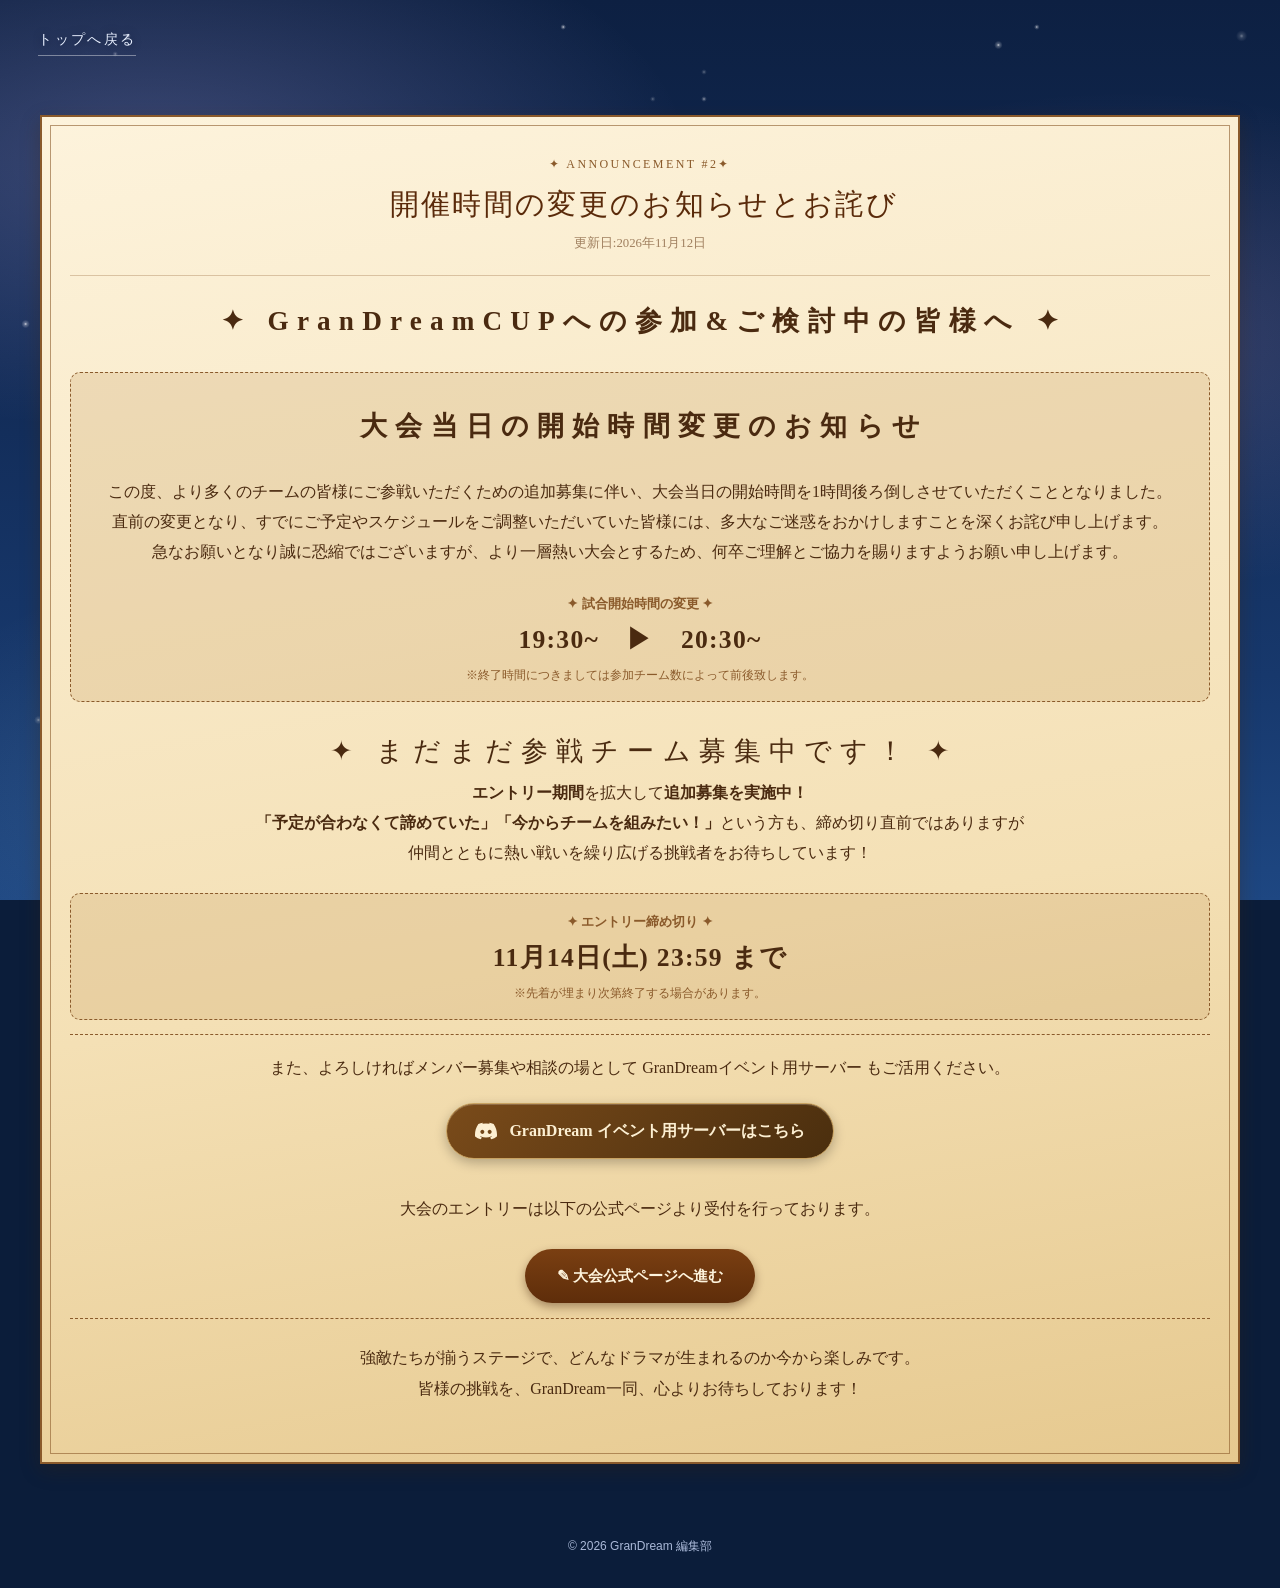
<file: 261112info.html>
<!DOCTYPE html>
<html lang="ja">
<head>
<meta charset="UTF-8">
<meta name="viewport" content="width=device-width, initial-scale=1.0">
<title>お知らせ26/11/12 | GraDreCUP</title>

  <meta property="og:title" content="【GranDreamCUP】開催時間の変更のお知らせ" />
  <meta property="og:description" content="開催時間の変更のお知らせとお詫びを投稿しました。" />
  <meta property="og:type" content="article" />
  <meta property="og:url" content="https://grandream-517.github.io/GranDreamCUP/261112info.html" />
  <meta property="og:image" content="https://grandream-517.github.io/GranDreamCUP/images/お知らせ_002.png" />

  <meta name="twitter:card" content="summary_large_image" />
  <meta name="twitter:title" content="【GranDreamCUP】開催時間の変更のお知らせ" />
  <meta name="twitter:description" content="開催時間の変更のお知らせとお詫びを投稿しました。" />
  <meta name="twitter:image" content="https://grandream-517.github.io/GranDreamCUP/images/お知らせ_002.png" />
</head>
<style>
  :root { --ink:#e8f0ff; --mute:#aab9d8; --line:rgba(190,215,255,.28); --mint:#c7eded; --pink:#f9b4d4; --lav:#cdbdff; --gold:#ffe2a8; }
  * { margin:0; padding:0; box-sizing:border-box; }
  body { font-family:'Helvetica Neue',Arial,'Hiragino Sans','Yu Gothic',sans-serif; color:var(--ink); line-height:1.7; background:#0b1d3a; }
  a { color:inherit; }
  a:focus-visible { outline:2px solid var(--mint); outline-offset:3px; }
  ul, ol { list-style:none; }

  
  .sky {
    position:fixed; inset:0; z-index:-1;
    background:
      radial-gradient(60vmax 30vmax at 12% 18%, rgba(205,189,255,.24), transparent 70%),
      radial-gradient(50vmax 28vmax at 88% 38%, rgba(249,180,212,.17), transparent 70%),
      radial-gradient(70vmax 30vmax at 38% 88%, rgba(199,237,237,.17), transparent 70%),
      radial-gradient(circle at 59% 73%, rgba(255,255,255,0.82) 0, rgba(255,255,255,0.29) 2px, transparent 5.6px),
      radial-gradient(circle at 59% 67%, rgba(255,255,255,0.82) 0, rgba(255,255,255,0.29) 1px, transparent 2.8px),
      radial-gradient(circle at 25% 67%, rgba(255,255,255,0.61) 0, rgba(255,255,255,0.21) 1px, transparent 2.8px),
      radial-gradient(circle at 14% 59%, rgba(255,255,255,0.52) 0, rgba(255,255,255,0.18) 1px, transparent 2.8px),
      radial-gradient(circle at 70% 90%, rgba(255,255,255,0.7) 0, rgba(255,255,255,0.24) 2px, transparent 5.6px),
      radial-gradient(circle at 59% 85%, rgba(255,255,255,0.76) 0, rgba(255,255,255,0.27) 1px, transparent 2.8px),
      radial-gradient(circle at 81% 3%, rgba(255,255,255,0.81) 0, rgba(255,255,255,0.28) 1px, transparent 2.8px),
      radial-gradient(circle at 9% 6%, rgba(255,255,255,0.45) 0, rgba(255,255,255,0.16) 1px, transparent 2.8px),
      radial-gradient(circle at 78% 5%, rgba(255,255,255,0.78) 0, rgba(255,255,255,0.27) 1.5px, transparent 4.2px),
      radial-gradient(circle at 58% 77%, rgba(255,255,255,0.81) 0, rgba(255,255,255,0.28) 1px, transparent 2.8px),
      radial-gradient(circle at 83% 39%, rgba(255,255,255,0.62) 0, rgba(255,255,255,0.22) 1px, transparent 2.8px),
      radial-gradient(circle at 60% 85%, rgba(255,255,255,0.5) 0, rgba(255,255,255,0.17) 1px, transparent 2.8px),
      radial-gradient(circle at 92% 34%, rgba(255,255,255,0.52) 0, rgba(255,255,255,0.18) 1px, transparent 2.8px),
      radial-gradient(circle at 67% 38%, rgba(255,255,255,0.37) 0, rgba(255,255,255,0.13) 1px, transparent 2.8px),
      radial-gradient(circle at 53% 15%, rgba(255,255,255,0.82) 0, rgba(255,255,255,0.29) 2px, transparent 5.6px),
      radial-gradient(circle at 10% 4%, rgba(255,255,255,0.82) 0, rgba(255,255,255,0.29) 1px, transparent 2.8px),
      radial-gradient(circle at 29% 28%, rgba(255,255,255,0.86) 0, rgba(255,255,255,0.3) 1px, transparent 2.8px),
      radial-gradient(circle at 62% 50%, rgba(255,255,255,0.89) 0, rgba(255,255,255,0.31) 2px, transparent 5.6px),
      radial-gradient(circle at 55% 11%, rgba(255,255,255,0.66) 0, rgba(255,255,255,0.23) 1px, transparent 2.8px),
      radial-gradient(circle at 88% 36%, rgba(255,255,255,0.54) 0, rgba(255,255,255,0.19) 1.5px, transparent 4.2px),
      radial-gradient(circle at 44% 3%, rgba(255,255,255,0.88) 0, rgba(255,255,255,0.31) 1px, transparent 2.8px),
      radial-gradient(circle at 19% 33%, rgba(255,255,255,0.74) 0, rgba(255,255,255,0.26) 1px, transparent 2.8px),
      radial-gradient(circle at 9% 61%, rgba(255,255,255,0.79) 0, rgba(255,255,255,0.28) 1px, transparent 2.8px),
      radial-gradient(circle at 89% 73%, rgba(255,255,255,0.45) 0, rgba(255,255,255,0.16) 1px, transparent 2.8px),
      radial-gradient(circle at 95% 18%, rgba(255,255,255,0.58) 0, rgba(255,255,255,0.2) 2px, transparent 5.6px),
      radial-gradient(circle at 16% 52%, rgba(255,255,255,0.58) 0, rgba(255,255,255,0.2) 1px, transparent 2.8px),
      radial-gradient(circle at 2% 36%, rgba(255,255,255,0.83) 0, rgba(255,255,255,0.29) 1.5px, transparent 4.2px),
      radial-gradient(circle at 4% 28%, rgba(255,255,255,0.45) 0, rgba(255,255,255,0.16) 1px, transparent 2.8px),
      radial-gradient(circle at 7% 20%, rgba(255,255,255,0.47) 0, rgba(255,255,255,0.16) 1.5px, transparent 4.2px),
      radial-gradient(circle at 3% 80%, rgba(255,255,255,0.53) 0, rgba(255,255,255,0.19) 1.5px, transparent 4.2px),
      radial-gradient(circle at 51% 11%, rgba(255,255,255,0.39) 0, rgba(255,255,255,0.14) 1px, transparent 2.8px),
      radial-gradient(circle at 76% 83%, rgba(255,255,255,0.48) 0, rgba(255,255,255,0.17) 1.5px, transparent 4.2px),
      radial-gradient(circle at 49% 81%, rgba(255,255,255,0.6) 0, rgba(255,255,255,0.21) 2px, transparent 5.6px),
      radial-gradient(circle at 75% 19%, rgba(255,255,255,0.83) 0, rgba(255,255,255,0.29) 1px, transparent 2.8px),
      radial-gradient(circle at 82% 21%, rgba(255,255,255,0.52) 0, rgba(255,255,255,0.18) 1px, transparent 2.8px),
      radial-gradient(circle at 80% 33%, rgba(255,255,255,0.75) 0, rgba(255,255,255,0.26) 1px, transparent 2.8px),
      radial-gradient(circle at 96% 82%, rgba(255,255,255,0.87) 0, rgba(255,255,255,0.3) 1px, transparent 2.8px),
      radial-gradient(circle at 89% 51%, rgba(255,255,255,0.84) 0, rgba(255,255,255,0.29) 1px, transparent 2.8px),
      radial-gradient(circle at 55% 8%, rgba(255,255,255,0.41) 0, rgba(255,255,255,0.14) 1px, transparent 2.8px),
      radial-gradient(circle at 67% 34%, rgba(255,255,255,0.48) 0, rgba(255,255,255,0.17) 2px, transparent 5.6px),
      radial-gradient(circle at 34% 55%, rgba(255,255,255,0.8) 0, rgba(255,255,255,0.28) 2px, transparent 5.6px),
      radial-gradient(circle at 39% 68%, rgba(255,255,255,0.45) 0, rgba(255,255,255,0.16) 1px, transparent 2.8px),
      radial-gradient(circle at 18% 31%, rgba(255,255,255,0.61) 0, rgba(255,255,255,0.21) 1px, transparent 2.8px),
      radial-gradient(circle at 37% 29%, rgba(255,255,255,0.85) 0, rgba(255,255,255,0.3) 1px, transparent 2.8px),
      radial-gradient(circle at 97% 4%, rgba(255,255,255,0.39) 0, rgba(255,255,255,0.14) 2px, transparent 5.6px),
      radial-gradient(circle at 59% 33%, rgba(255,255,255,0.38) 0, rgba(255,255,255,0.13) 1px, transparent 2.8px),
      linear-gradient(180deg,#0d2042 0%,#122b56 40%,#17386c 75%,#1e4782 100%);
  }

  .bar { display:flex; justify-content:space-between; padding:clamp(14px,3vh,28px) clamp(16px,3vw,40px); font-size:.9rem; letter-spacing:.16em; }
  .bar a { text-decoration:none; padding-bottom:4px; border-bottom:1px solid rgba(255,255,255,.4); text-shadow:0 1px 8px rgba(8,20,42,.6); }

  .title { text-align:center; padding:clamp(40px,10vh,100px) 20px clamp(32px,7vh,64px); }
  .title h1 { font-size:clamp(2.2rem,9vw,4rem); font-weight:300; letter-spacing:.32em; text-indent:.32em; text-shadow:0 0 28px rgba(205,189,255,.55); }
  .title p { margin-top:14px; color:var(--mint); letter-spacing:.14em; font-size:clamp(.85rem,3.4vw,1rem); }

  main { max-width:1100px; margin:0 auto; padding:0 clamp(16px,4vw,32px) 80px; }
  section + section { margin-top:clamp(56px,10vh,96px); }
  h2 { text-align:center; font-size:clamp(1.3rem,5vw,1.7rem); font-weight:400; letter-spacing:.3em; text-indent:.3em; }
  /*h2::after { content:'✦'; display:block; margin-top:8px; color:var(--pink); font-size:.9rem; letter-spacing:0; text-indent:0; }*/
  .lead { margin:16px auto 0; max-width:36em; text-align:center; color:var(--mute); font-size:.92rem; }

  .card { background:rgba(255,255,255,.055); border:1px solid var(--line); border-radius:14px; padding:20px; backdrop-filter:blur(6px); }
  .card h3 { font-size:1.05rem; font-weight:600; letter-spacing:.12em; margin-bottom:12px; color:var(--lav); }

  footer { text-align:center; padding:40px 20px calc(32px + env(safe-area-inset-bottom,0px)); font-size:.75rem; color:var(--mute); }


.tt-container {
  display: flex;
  justify-content: center; 
  width: 100%;
  box-sizing: border-box;
}


.tt-img {
  aspect-ratio: 16 / 9;
  width: min(100%, calc(52vh * 16 / 9));
  width: min(100%, calc(52svh * 16 / 9));
  flex-shrink: 0;          
  border-radius: 14px;
  overflow: hidden;
  display: grid;
  place-items: center;
  background: linear-gradient(135deg, #bae6fd, #e0f2fe);
  color: #64748b;
  font-size: 0.85rem;
  letter-spacing: 0.1em;
  transition: background 0.4s;
}

.tt-img img { 
  width: 100%; 
  height: 100%; 
  object-fit: cover; 
  display: block; 
}

.divider-text {
  border-bottom: 1px dashed #8a5a2b; 
  padding-bottom: 15px;          
  margin-bottom: 15px;           
}

.notice {
  --ink: #4a2a10;
  --accent: #8a5a2b;
  position: relative;
  max-width: 1200px;
  margin: 2rem auto;
  padding: 2.25rem 1.75rem 2.5rem;
  color: var(--ink);
  font-family: "Shippori Mincho", "Yu Mincho", "Hiragino Mincho ProN", serif;
  line-height: 1.9;
  background: linear-gradient(170deg, #fdf3dc 0%, #f4e0b5 60%, #e6c98f 100%);
  border: 2px solid #8a5a2b;
  box-shadow: 0 6px 18px rgba(60, 35, 10, 0.3);
}


.notice::before {
  content: "";
  position: absolute;
  inset: 8px;
  border: 1px solid rgba(138, 90, 43, 0.6);
  pointer-events: none;
}

.notice-label {
  margin: 0;
  text-align: center;
  font-size: 0.75rem;
  letter-spacing: 0.2em;
  color: var(--accent);
}

.notice-title {
  margin: 0.5rem 0 0.4rem;
  text-align: center;
  font-size: 1.8rem;
  line-height: 1.4;
  letter-spacing: 0.08em;
  color: #5a2a0a;
}

.notice-date {
  margin: 0 0 1.25rem;
  text-align: center;
  font-size: 0.8rem;
  color: #a08060;
  padding-bottom: 1.25rem;
  border-bottom: 1px solid rgba(138, 90, 43, 0.3);
}

.notice-body p { margin: 0 0 1.1rem; }
.notice-lead { font-weight: 700; }


.notice-deadline {
  margin: 1.5rem 0;
  padding: 1rem 1rem 0.9rem;
  text-align: center;
  background: rgba(200, 160, 100, 0.25);
  border: 1px dashed var(--accent);
  border-radius: 10px;
}
.notice-deadline p { margin: 0; }
.notice-deadline-label { font-size: 0.8rem; font-weight: 700; color: var(--accent); }
.notice-deadline-date { font-size: 1.6rem; font-weight: 700; letter-spacing: 0.05em; margin: 0.3rem 0; }
.notice-deadline-note { font-size: 0.72rem; color: var(--accent); }


.notice-button {
  display: block;
  width: fit-content;
  margin: 1.5rem auto 0;
  padding: 0.8rem 2rem;
  color: #fdf3dc;
  font-size: 0.95rem;
  font-weight: 700;
  text-decoration: none;
  background: linear-gradient(#7a3f12, #5e2d0a);
  border-radius: 999px;
  box-shadow: 0 4px 10px rgba(60, 25, 5, 0.4);
  transition: transform 0.15s, box-shadow 0.15s;
}
.notice-button:hover {
  transform: translateY(-1px);
  box-shadow: 0 6px 14px rgba(60, 25, 5, 0.5);
}


.discord-parchment-btn {
  display: inline-flex;
  align-items: center;
  justify-content: center;
  gap: 12px;
  margin: 15px 0;
  padding: 12px 28px;
  background: linear-gradient(135deg, #7A4B1A, #4A2E0E);
  color: #FCEFD2;
  font-family: "Shippori Mincho", "游明朝", serif;
  font-weight: bold;
  font-size: 1rem;
  text-decoration: none;
  border-radius: 30px;
  border: 1px solid #C8A261;
  box-shadow: 0 4px 12px rgba(0,0,0,0.25), inset 0 1px 0 rgba(255,255,255,0.2);
  transition: all 0.3s ease;
}

.discord-parchment-btn:hover {
  background: linear-gradient(135deg, #935C22, #5C3A12);
  border-color: #E6C587;
  box-shadow: 0 6px 18px rgba(0,0,0,0.35), 0 0 12px rgba(200, 162, 97, 0.4);
  transform: translateY(-2px);
}

.discord-icon {
  width: 22px;
  height: 22px;
  fill: #FCEFD2; 
  transition: transform 0.3s ease;
}

.discord-parchment-btn:hover .discord-icon {
  transform: scale(1.1);
}

.notice p {
  text-align: center;
}

</style>
</head>
<body>
<div class="sky" aria-hidden="true"></div>
<header class="bar">
  <a href="index.html">トップへ戻る</a>
</header>

<div class="notice">
  <p class="notice-label">✦ ANNOUNCEMENT #2✦</p>
  <h2 class="notice-title">開催時間の変更のお知らせとお詫び</h2>
  <p class="notice-date">更新日:2026年11月12日</p>

  <div class="notice-body">
    <h2 class="notice-lead">✦ GranDreamCUPへの参加&ご検討中の皆様へ ✦</h2>
    <div class="notice-deadline">
    <h2 style="text-align: center; margin-top: 12px;"><strong>大会当日の開始時間変更のお知らせ</strong></h2>

    <p style="margin-top: 24px; margin-bottom: 24px;">
      この度、より多くのチームの皆様にご参戦いただくための追加募集に伴い、大会当日の開始時間を1時間後ろ倒しさせていただくこととなりました。<br>
      直前の変更となり、すでにご予定やスケジュールをご調整いただいていた皆様には、多大なご迷惑をおかけしますことを深くお詫び申し上げます。<br>
      急なお願いとなり誠に恐縮ではございますが、より一層熱い大会とするため、何卒ご理解とご協力を賜りますようお願い申し上げます。
    </p>

    
      <p class="notice-deadline-label">✦ <strong>試合開始時間の変更</strong> ✦</p>
      <p class="notice-deadline-date">19:30~　▶　20:30~</p>
      <p class="notice-deadline-note">※終了時間につきましては参加チーム数によって前後致します。</p>
    </div>

    <h2>✦ まだまだ参戦チーム募集中です！ ✦</h2>
    <p><strong>エントリー期間</strong>を拡大して<strong>追加募集を実施中！</strong>
        <br> <strong>「予定が合わなくて諦めていた」「今からチームを組みたい！」</strong>という方も、締め切り直前ではありますが
        <br>仲間とともに熱い戦いを繰り広げる挑戦者をお待ちしています！
    </p>
    <div class="notice-deadline">
      <p class="notice-deadline-label">✦ エントリー締め切り ✦</p>
      <p class="notice-deadline-date">11月14日(土) 23:59 まで</p>
      <p class="notice-deadline-note">※先着が埋まり次第終了する場合があります。</p>
    </div>
    <p class="divider-text" style="margin-top: -25px;"></p>
    <p>また、よろしければメンバー募集や相談の場として GranDreamイベント用サーバー もご活用ください。</p>

    
    <div style="text-align: center; margin: 20px 0;">
  <a href="https://discord.gg/VGawv7apy" class="discord-parchment-btn" target="_blank" rel="noopener" style="margin-top: 0;">
    <svg class="discord-icon" xmlns="http://www.w3.org/2000/svg" viewBox="0 0 127.14 96.36">
      <path fill="currentColor" d="M107.7,8.07A105.15,105.15,0,0,0,81.47,0a72.06,72.06,0,0,0,3.36,6.83A97.68,97.68,0,0,0,42.3,6.83,72.37,72.37,0,0,0,45.66,0,105.89,105.89,0,0,0,19.39,8.09C2.79,32.65-1.71,56.6.54,80.21A105.73,105.73,0,0,0,32.71,96.36,77.7,77.7,0,0,0,39.6,85.25a68.42,68.42,0,0,1,-10.85,-5.18c.91,-0.66,1.8,-1.34,2.66,-2a75.57,75.57,0,0,0,64.32,0c.87.68,1.76,1.36,2.66,2a68.68,68.68,0,0,1,-10.87,5.19,77,77,0,0,0,6.89,11.1,105.25,105.25,0,0,0,32.19,-16.14c2.64,-27.38,-4.51,-51.11,-18.91,-72.15ZM42.45,65.69C36.18,65.69,31,60,31,53c0,-7,5.05,-12.67,11.45,-12.67,6.46,0,11.58,5.74,11.45,12.67C53.9,60,48.81,65.69,42.45,65.69Zm42.24,0C78.41,65.69,73.25,60,73.25,53c0,-7,5.05,-12.67,11.45,-12.67,6.46,0,11.58,5.74,11.45,12.67C96.14,60,91.08,65.69,84.69,65.69Z"/>
    </svg>
    <span>GranDream イベント用サーバーはこちら</span>
  </a>
</div>

    <p style="text-align: center;">大会のエントリーは以下の公式ページより受付を行っております。</p>
    <a class="notice-button" href="index.html">✎ 大会公式ページへ進む</a>

    <p class="divider-text"></p>
    <p style="margin-top: 24px;">
        強敵たちが揃うステージで、どんなドラマが生まれるのか今から楽しみです。
    <br>皆様の挑戦を、GranDream一同、心よりお待ちしております！
    </p>
    

  </div>
</div>

</body>

<footer>&copy; 2026 GranDream 編集部</footer>
</file>
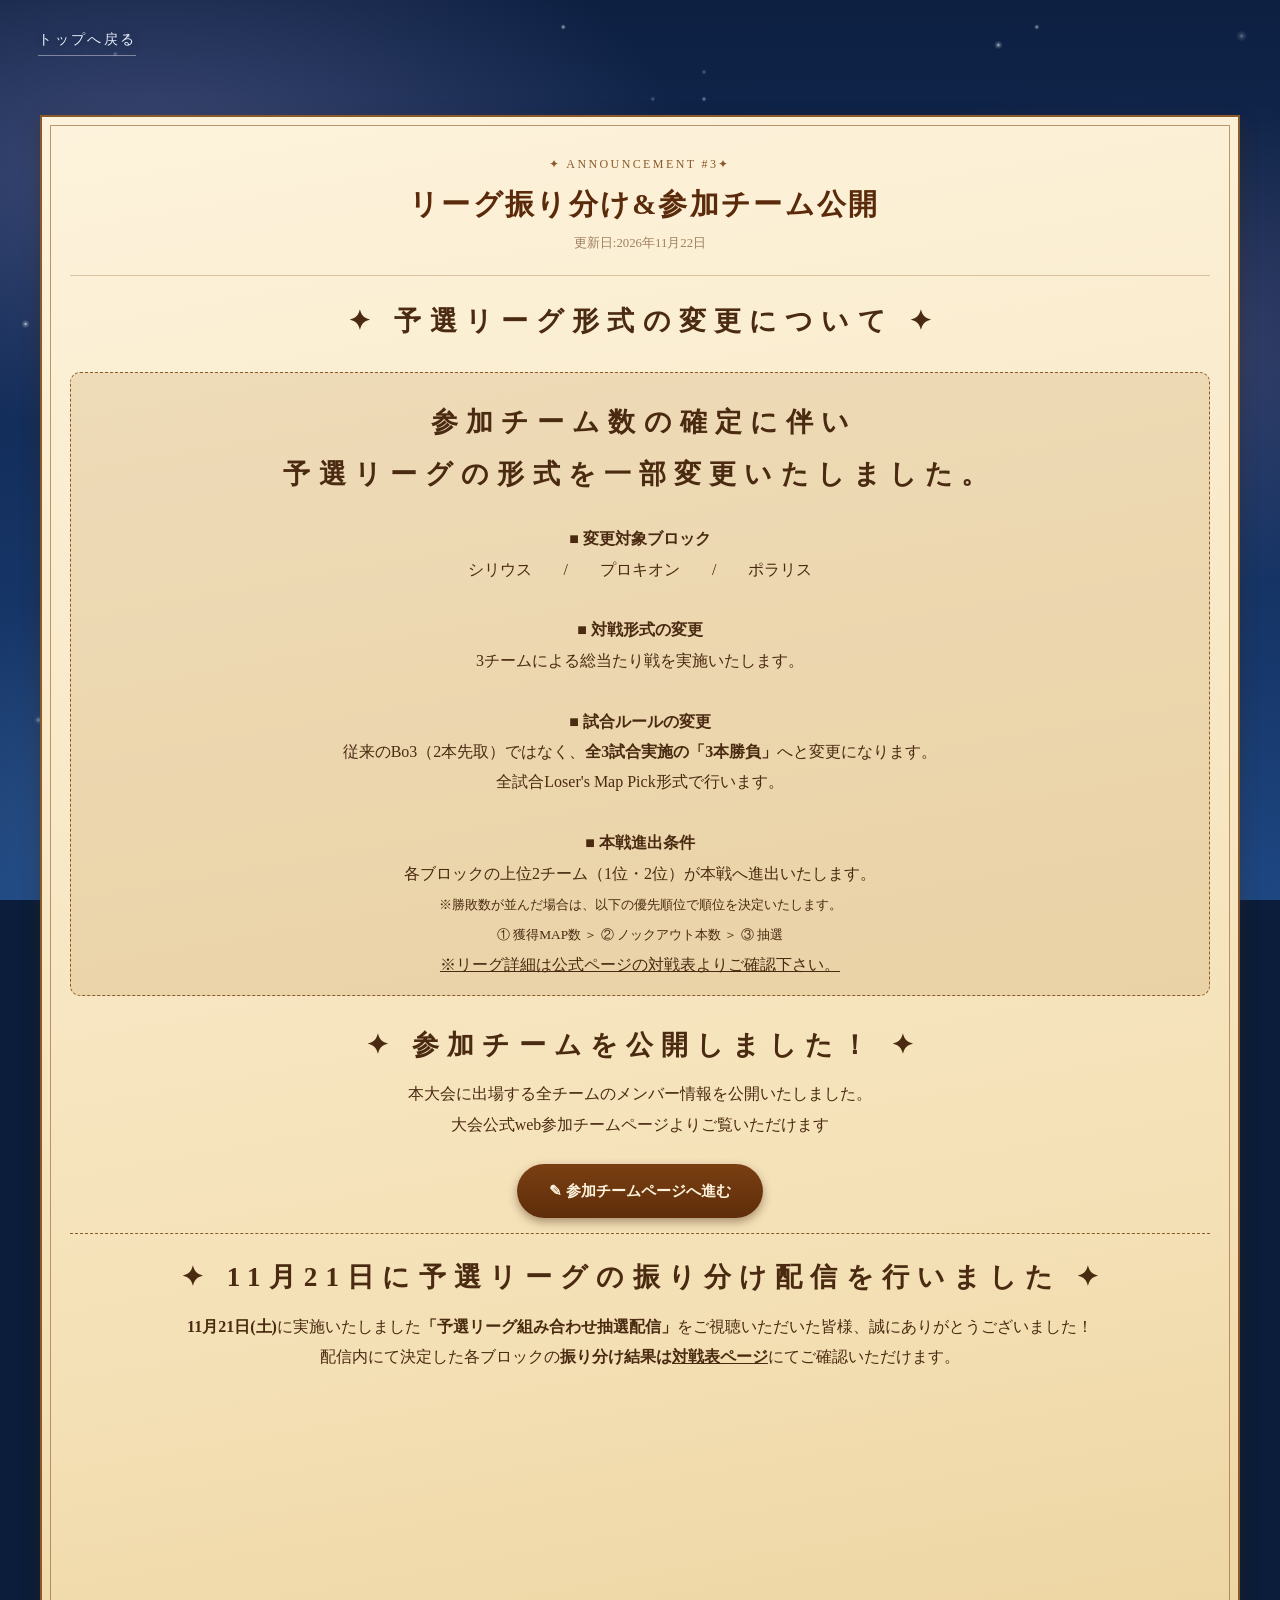
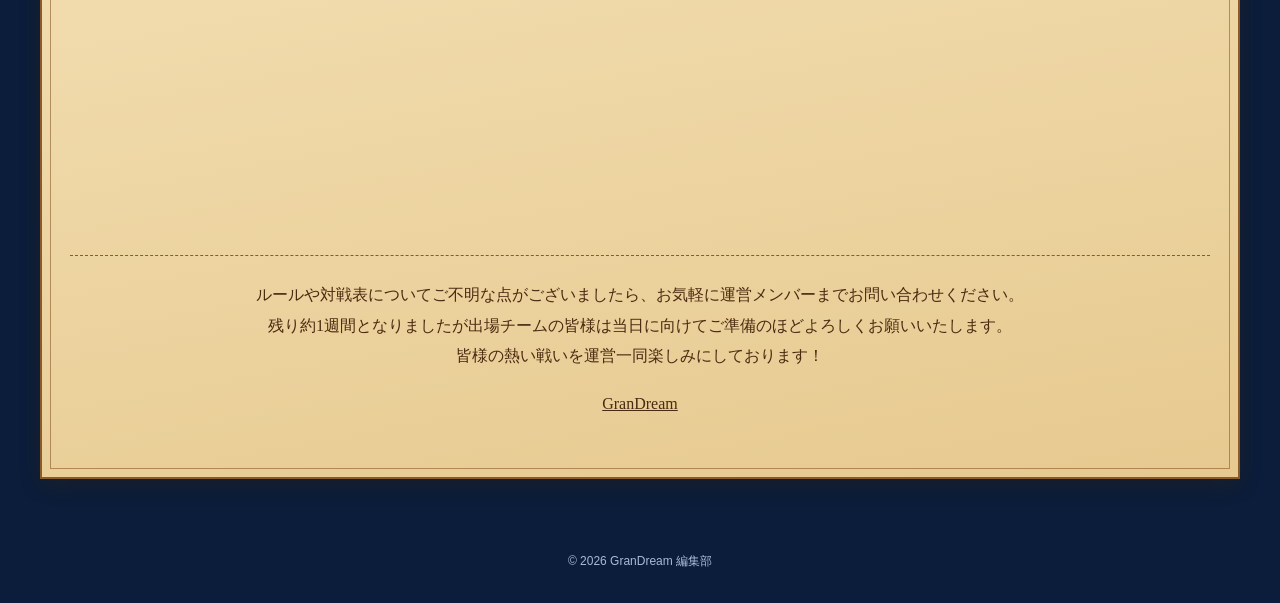
<file: 261122info.html>
<!DOCTYPE html>
<html lang="ja">
<head>
<meta charset="UTF-8">
<meta name="viewport" content="width=device-width, initial-scale=1.0">
<title>リーグ&チーム公開.26/11/22 | GraDreCUP</title>

  <meta property="og:title" content="【GranDreamCUP】リーグ振り分け&参加チーム公開" />
  <meta property="og:description" content="リーグ振り分け&参加チームを公開しました。" />
  <meta property="og:type" content="article" />
  <meta property="og:url" content="https://grandream-517.github.io/GranDreamCUP/261122info.html" />
  <meta property="og:image" content="https://grandream-517.github.io/GranDreamCUP/images/お知らせ_003.png" />

  <meta name="twitter:card" content="summary_large_image" />
  <meta name="twitter:title" content="【GranDreamCUP】リーグ振り分け&参加チーム公開" />
  <meta name="twitter:description" content="リーグ振り分け&参加チームを公開しました。" />
  <meta name="twitter:image" content="https://grandream-517.github.io/GranDreamCUP/images/お知らせ_003.png" />
</head>
<style>
  :root { --ink:#e8f0ff; --mute:#aab9d8; --line:rgba(190,215,255,.28); --mint:#c7eded; --pink:#f9b4d4; --lav:#cdbdff; --gold:#ffe2a8; }
  * { margin:0; padding:0; box-sizing:border-box; }
  body { font-family:'Helvetica Neue',Arial,'Hiragino Sans','Yu Gothic',sans-serif; color:var(--ink); line-height:1.7; background:#0b1d3a; }
  a { color:inherit; }
  a:focus-visible { outline:2px solid var(--mint); outline-offset:3px; }
  ul, ol { list-style:none; }

  
  .sky {
    position:fixed; inset:0; z-index:-1;
    background:
      radial-gradient(60vmax 30vmax at 12% 18%, rgba(205,189,255,.24), transparent 70%),
      radial-gradient(50vmax 28vmax at 88% 38%, rgba(249,180,212,.17), transparent 70%),
      radial-gradient(70vmax 30vmax at 38% 88%, rgba(199,237,237,.17), transparent 70%),
      radial-gradient(circle at 59% 73%, rgba(255,255,255,0.82) 0, rgba(255,255,255,0.29) 2px, transparent 5.6px),
      radial-gradient(circle at 59% 67%, rgba(255,255,255,0.82) 0, rgba(255,255,255,0.29) 1px, transparent 2.8px),
      radial-gradient(circle at 25% 67%, rgba(255,255,255,0.61) 0, rgba(255,255,255,0.21) 1px, transparent 2.8px),
      radial-gradient(circle at 14% 59%, rgba(255,255,255,0.52) 0, rgba(255,255,255,0.18) 1px, transparent 2.8px),
      radial-gradient(circle at 70% 90%, rgba(255,255,255,0.7) 0, rgba(255,255,255,0.24) 2px, transparent 5.6px),
      radial-gradient(circle at 59% 85%, rgba(255,255,255,0.76) 0, rgba(255,255,255,0.27) 1px, transparent 2.8px),
      radial-gradient(circle at 81% 3%, rgba(255,255,255,0.81) 0, rgba(255,255,255,0.28) 1px, transparent 2.8px),
      radial-gradient(circle at 9% 6%, rgba(255,255,255,0.45) 0, rgba(255,255,255,0.16) 1px, transparent 2.8px),
      radial-gradient(circle at 78% 5%, rgba(255,255,255,0.78) 0, rgba(255,255,255,0.27) 1.5px, transparent 4.2px),
      radial-gradient(circle at 58% 77%, rgba(255,255,255,0.81) 0, rgba(255,255,255,0.28) 1px, transparent 2.8px),
      radial-gradient(circle at 83% 39%, rgba(255,255,255,0.62) 0, rgba(255,255,255,0.22) 1px, transparent 2.8px),
      radial-gradient(circle at 60% 85%, rgba(255,255,255,0.5) 0, rgba(255,255,255,0.17) 1px, transparent 2.8px),
      radial-gradient(circle at 92% 34%, rgba(255,255,255,0.52) 0, rgba(255,255,255,0.18) 1px, transparent 2.8px),
      radial-gradient(circle at 67% 38%, rgba(255,255,255,0.37) 0, rgba(255,255,255,0.13) 1px, transparent 2.8px),
      radial-gradient(circle at 53% 15%, rgba(255,255,255,0.82) 0, rgba(255,255,255,0.29) 2px, transparent 5.6px),
      radial-gradient(circle at 10% 4%, rgba(255,255,255,0.82) 0, rgba(255,255,255,0.29) 1px, transparent 2.8px),
      radial-gradient(circle at 29% 28%, rgba(255,255,255,0.86) 0, rgba(255,255,255,0.3) 1px, transparent 2.8px),
      radial-gradient(circle at 62% 50%, rgba(255,255,255,0.89) 0, rgba(255,255,255,0.31) 2px, transparent 5.6px),
      radial-gradient(circle at 55% 11%, rgba(255,255,255,0.66) 0, rgba(255,255,255,0.23) 1px, transparent 2.8px),
      radial-gradient(circle at 88% 36%, rgba(255,255,255,0.54) 0, rgba(255,255,255,0.19) 1.5px, transparent 4.2px),
      radial-gradient(circle at 44% 3%, rgba(255,255,255,0.88) 0, rgba(255,255,255,0.31) 1px, transparent 2.8px),
      radial-gradient(circle at 19% 33%, rgba(255,255,255,0.74) 0, rgba(255,255,255,0.26) 1px, transparent 2.8px),
      radial-gradient(circle at 9% 61%, rgba(255,255,255,0.79) 0, rgba(255,255,255,0.28) 1px, transparent 2.8px),
      radial-gradient(circle at 89% 73%, rgba(255,255,255,0.45) 0, rgba(255,255,255,0.16) 1px, transparent 2.8px),
      radial-gradient(circle at 95% 18%, rgba(255,255,255,0.58) 0, rgba(255,255,255,0.2) 2px, transparent 5.6px),
      radial-gradient(circle at 16% 52%, rgba(255,255,255,0.58) 0, rgba(255,255,255,0.2) 1px, transparent 2.8px),
      radial-gradient(circle at 2% 36%, rgba(255,255,255,0.83) 0, rgba(255,255,255,0.29) 1.5px, transparent 4.2px),
      radial-gradient(circle at 4% 28%, rgba(255,255,255,0.45) 0, rgba(255,255,255,0.16) 1px, transparent 2.8px),
      radial-gradient(circle at 7% 20%, rgba(255,255,255,0.47) 0, rgba(255,255,255,0.16) 1.5px, transparent 4.2px),
      radial-gradient(circle at 3% 80%, rgba(255,255,255,0.53) 0, rgba(255,255,255,0.19) 1.5px, transparent 4.2px),
      radial-gradient(circle at 51% 11%, rgba(255,255,255,0.39) 0, rgba(255,255,255,0.14) 1px, transparent 2.8px),
      radial-gradient(circle at 76% 83%, rgba(255,255,255,0.48) 0, rgba(255,255,255,0.17) 1.5px, transparent 4.2px),
      radial-gradient(circle at 49% 81%, rgba(255,255,255,0.6) 0, rgba(255,255,255,0.21) 2px, transparent 5.6px),
      radial-gradient(circle at 75% 19%, rgba(255,255,255,0.83) 0, rgba(255,255,255,0.29) 1px, transparent 2.8px),
      radial-gradient(circle at 82% 21%, rgba(255,255,255,0.52) 0, rgba(255,255,255,0.18) 1px, transparent 2.8px),
      radial-gradient(circle at 80% 33%, rgba(255,255,255,0.75) 0, rgba(255,255,255,0.26) 1px, transparent 2.8px),
      radial-gradient(circle at 96% 82%, rgba(255,255,255,0.87) 0, rgba(255,255,255,0.3) 1px, transparent 2.8px),
      radial-gradient(circle at 89% 51%, rgba(255,255,255,0.84) 0, rgba(255,255,255,0.29) 1px, transparent 2.8px),
      radial-gradient(circle at 55% 8%, rgba(255,255,255,0.41) 0, rgba(255,255,255,0.14) 1px, transparent 2.8px),
      radial-gradient(circle at 67% 34%, rgba(255,255,255,0.48) 0, rgba(255,255,255,0.17) 2px, transparent 5.6px),
      radial-gradient(circle at 34% 55%, rgba(255,255,255,0.8) 0, rgba(255,255,255,0.28) 2px, transparent 5.6px),
      radial-gradient(circle at 39% 68%, rgba(255,255,255,0.45) 0, rgba(255,255,255,0.16) 1px, transparent 2.8px),
      radial-gradient(circle at 18% 31%, rgba(255,255,255,0.61) 0, rgba(255,255,255,0.21) 1px, transparent 2.8px),
      radial-gradient(circle at 37% 29%, rgba(255,255,255,0.85) 0, rgba(255,255,255,0.3) 1px, transparent 2.8px),
      radial-gradient(circle at 97% 4%, rgba(255,255,255,0.39) 0, rgba(255,255,255,0.14) 2px, transparent 5.6px),
      radial-gradient(circle at 59% 33%, rgba(255,255,255,0.38) 0, rgba(255,255,255,0.13) 1px, transparent 2.8px),
      linear-gradient(180deg,#0d2042 0%,#122b56 40%,#17386c 75%,#1e4782 100%);
  }

  .bar { display:flex; justify-content:space-between; padding:clamp(14px,3vh,28px) clamp(16px,3vw,40px); font-size:.9rem; letter-spacing:.16em; }
  .bar a { text-decoration:none; padding-bottom:4px; border-bottom:1px solid rgba(255,255,255,.4); text-shadow:0 1px 8px rgba(8,20,42,.6); }

  .title { text-align:center; padding:clamp(40px,10vh,100px) 20px clamp(32px,7vh,64px); }
  .title h1 { font-size:clamp(2.2rem,9vw,4rem); font-weight:300; letter-spacing:.32em; text-indent:.32em; text-shadow:0 0 28px rgba(205,189,255,.55); }
  .title p { margin-top:14px; color:var(--mint); letter-spacing:.14em; font-size:clamp(.85rem,3.4vw,1rem); }

  main { max-width:1100px; margin:0 auto; padding:0 clamp(16px,4vw,32px) 80px; }
  section + section { margin-top:clamp(56px,10vh,96px); }
  h2 { text-align:center; font-size:clamp(1.3rem,5vw,1.7rem); font-weight:400; letter-spacing:.3em; text-indent:.3em; }
  /*h2::after { content:'✦'; display:block; margin-top:8px; color:var(--pink); font-size:.9rem; letter-spacing:0; text-indent:0; }*/
  .lead { margin:16px auto 0; max-width:36em; text-align:center; color:var(--mute); font-size:.92rem; }

  .card { background:rgba(255,255,255,.055); border:1px solid var(--line); border-radius:14px; padding:20px; backdrop-filter:blur(6px); }
  .card h3 { font-size:1.05rem; font-weight:600; letter-spacing:.12em; margin-bottom:12px; color:var(--lav); }

  footer { text-align:center; padding:40px 20px calc(32px + env(safe-area-inset-bottom,0px)); font-size:.75rem; color:var(--mute); }


.tt-container {
  display: flex;
  justify-content: center; 
  width: 100%;
  box-sizing: border-box;
}


.tt-img {
  aspect-ratio: 16 / 9;
  width: min(100%, calc(52vh * 16 / 9));
  width: min(100%, calc(52svh * 16 / 9));
  flex-shrink: 0;          
  border-radius: 14px;
  overflow: hidden;
  display: grid;
  place-items: center;
  background: linear-gradient(135deg, #bae6fd, #e0f2fe);
  color: #64748b;
  font-size: 0.85rem;
  letter-spacing: 0.1em;
  transition: background 0.4s;
}

.tt-img img { 
  width: 100%; 
  height: 100%; 
  object-fit: cover; 
  display: block; 
}

.divider-text {
  border-bottom: 1px dashed #8a5a2b; 
  padding-bottom: 15px;          
  margin-bottom: 15px;           
}

.notice {
  --ink: #4a2a10;
  --accent: #8a5a2b;
  position: relative;
  max-width: 1200px;
  margin: 2rem auto;
  padding: 2.25rem 1.75rem 2.5rem;
  color: var(--ink);
  font-family: "Shippori Mincho", "Yu Mincho", "Hiragino Mincho ProN", serif;
  line-height: 1.9;
  background: linear-gradient(170deg, #fdf3dc 0%, #f4e0b5 60%, #e6c98f 100%);
  border: 2px solid #8a5a2b;
  box-shadow: 0 6px 18px rgba(60, 35, 10, 0.3);
}


.notice::before {
  content: "";
  position: absolute;
  inset: 8px;
  border: 1px solid rgba(138, 90, 43, 0.6);
  pointer-events: none;
}

.notice-label {
  margin: 0;
  text-align: center;
  font-size: 0.75rem;
  letter-spacing: 0.2em;
  color: var(--accent);
}

.notice-title {
  margin: 0.5rem 0 0.4rem;
  text-align: center;
  font-size: 1.8rem;
  line-height: 1.4;
  letter-spacing: 0.08em;
  color: #5a2a0a;
}

.notice-date {
  margin: 0 0 1.25rem;
  text-align: center;
  font-size: 0.8rem;
  color: #a08060;
  padding-bottom: 1.25rem;
  border-bottom: 1px solid rgba(138, 90, 43, 0.3);
}

.notice-body p { margin: 0 0 1.1rem; }
.notice-lead { font-weight: 700; }


.notice-deadline {
  margin: 1.5rem 0;
  padding: 1rem 1rem 0.9rem;
  text-align: center;
  background: rgba(200, 160, 100, 0.25);
  border: 1px dashed var(--accent);
  border-radius: 10px;
}
.notice-deadline p { margin: 0; }
.notice-deadline-label { font-size: 0.8rem; font-weight: 700; color: var(--accent); }
.notice-deadline-date { font-size: 1.6rem; font-weight: 700; letter-spacing: 0.05em; margin: 0.3rem 0; }
.notice-deadline-note { font-size: 0.72rem; color: var(--accent); }


.notice-button {
  display: block;
  width: fit-content;
  margin: 1.5rem auto 0;
  padding: 0.8rem 2rem;
  color: #fdf3dc;
  font-size: 0.95rem;
  font-weight: 700;
  text-decoration: none;
  background: linear-gradient(#7a3f12, #5e2d0a);
  border-radius: 999px;
  box-shadow: 0 4px 10px rgba(60, 25, 5, 0.4);
  transition: transform 0.15s, box-shadow 0.15s;
}
.notice-button:hover {
  transform: translateY(-1px);
  box-shadow: 0 6px 14px rgba(60, 25, 5, 0.5);
}


.discord-parchment-btn {
  display: inline-flex;
  align-items: center;
  justify-content: center;
  gap: 12px;
  margin: 15px 0;
  padding: 12px 28px;
  background: linear-gradient(135deg, #7A4B1A, #4A2E0E);
  color: #FCEFD2;
  font-family: "Shippori Mincho", "游明朝", serif;
  font-weight: bold;
  font-size: 1rem;
  text-decoration: none;
  border-radius: 30px;
  border: 1px solid #C8A261;
  box-shadow: 0 4px 12px rgba(0,0,0,0.25), inset 0 1px 0 rgba(255,255,255,0.2);
  transition: all 0.3s ease;
}

.discord-parchment-btn:hover {
  background: linear-gradient(135deg, #935C22, #5C3A12);
  border-color: #E6C587;
  box-shadow: 0 6px 18px rgba(0,0,0,0.35), 0 0 12px rgba(200, 162, 97, 0.4);
  transform: translateY(-2px);
}

.discord-icon {
  width: 22px;
  height: 22px;
  fill: #FCEFD2; 
  transition: transform 0.3s ease;
}

.discord-parchment-btn:hover .discord-icon {
  transform: scale(1.1);
}

.notice p {
  text-align: center;
}

</style>
</head>
<body>
<div class="sky" aria-hidden="true"></div>
<header class="bar">
  <a href="index.html">トップへ戻る</a>
</header>

<div class="notice">
  <p class="notice-label">✦ ANNOUNCEMENT #3✦</p>
  <h2 class="notice-title"><strong>リーグ振り分け&参加チーム公開</strong></h2>
  <p class="notice-date">更新日:2026年11月22日</p>

  <div class="notice-body">
    <h2 class="notice-lead">✦ 予選リーグ形式の変更について ✦</h2>
    <div class="notice-deadline">
    <h2 style="text-align: center; margin-top: 8px;"><strong>参加チーム数の確定に伴い<br>予選リーグの形式を一部変更いたしました。</strong></h2>

    <p style="margin-top: 24px; margin-bottom: 0px;">
      <strong>■ 変更対象ブロック</strong>
      <br>シリウス　　/　　プロキオン　　/　　ポラリス<br>
      <br><strong>■ 対戦形式の変更</strong><br>
  3チームによる総当たり戦を実施いたします。<br>
  <br>
  <strong>■ 試合ルールの変更</strong><br>
  従来のBo3（2本先取）ではなく、<strong>全3試合実施の「3本勝負」</strong>へと変更になります。<br>
  全試合Loser's Map Pick形式で行います。<br>
  <br>
  <strong>■ 本戦進出条件</strong><br>
  各ブロックの上位2チーム（1位・2位）が本戦へ進出いたします。<br>
  <small>※勝敗数が並んだ場合は、以下の優先順位で順位を決定いたします。<br>
  ① 獲得MAP数 ＞ ② ノックアウト本数 ＞ ③ 抽選</small>
  <br><a href="bracket.html">※リーグ詳細は公式ページの対戦表よりご確認下さい。</a>
    </p>
    </div>

    <h2 class="notice-lead"style="margin-bottom: 8px;">✦ 参加チームを公開しました！ ✦</h2>
    <p>本大会に出場する全チームのメンバー情報を公開いたしました。
      <br>大会公式web参加チームページよりご覧いただけます
    </p>
    <a class="notice-button" href="teams.html">✎ 参加チームページへ進む</a>
    
    <p class="divider-text" style="margin-top: 0px;"></p>
    <h2 class="notice-lead"style="margin-bottom: 8px;">✦ 11月21日に予選リーグの振り分け配信を行いました ✦</h2>
    <p><strong>11月21日(土)</strong>に実施いたしました<strong>「予選リーグ組み合わせ抽選配信」</strong>をご視聴いただいた皆様、誠にありがとうございました！
      <br>配信内にて決定した各ブロックの<strong>振り分け結果は<a href="bracket.html">対戦表ページ</a></strong>にてご確認いただけます。
    </p>
    <div style="position: relative; width: 100%; aspect-ratio: 16 / 9; max-width: 800px; margin: 0 auto;">
  <iframe
    src="https://www.youtube.com/embed/V5YWfubxDrA"
    title="【スプラトゥーン】GranDreamCup/チーム紹介＆リーグ振り分けくる！〖GranDream/GraDre〗"
    style="position: absolute; top: 0; left: 0; width: 100%; height: 100%; border: 0; border-radius: 8px;"
    allow="accelerometer; autoplay; clipboard-write; encrypted-media; gyroscope; picture-in-picture; web-share"
    referrerpolicy="strict-origin-when-cross-origin"
    allowfullscreen>
  </iframe>
</div>


    <p class="divider-text"></p>
    <p style="margin-top: 24px;">
        ルールや対戦表についてご不明な点がございましたら、お気軽に運営メンバーまでお問い合わせください。
    <br>残り約1週間となりましたが出場チームの皆様は当日に向けてご準備のほどよろしくお願いいたします。
    <br>皆様の熱い戦いを運営一同楽しみにしております！
    </p>
    <p><a href="https://x.com/GranDream_info">GranDream</a></p>
    

  </div>
</div>

</body>

<footer>&copy; 2026 GranDream 編集部</footer>
</file>
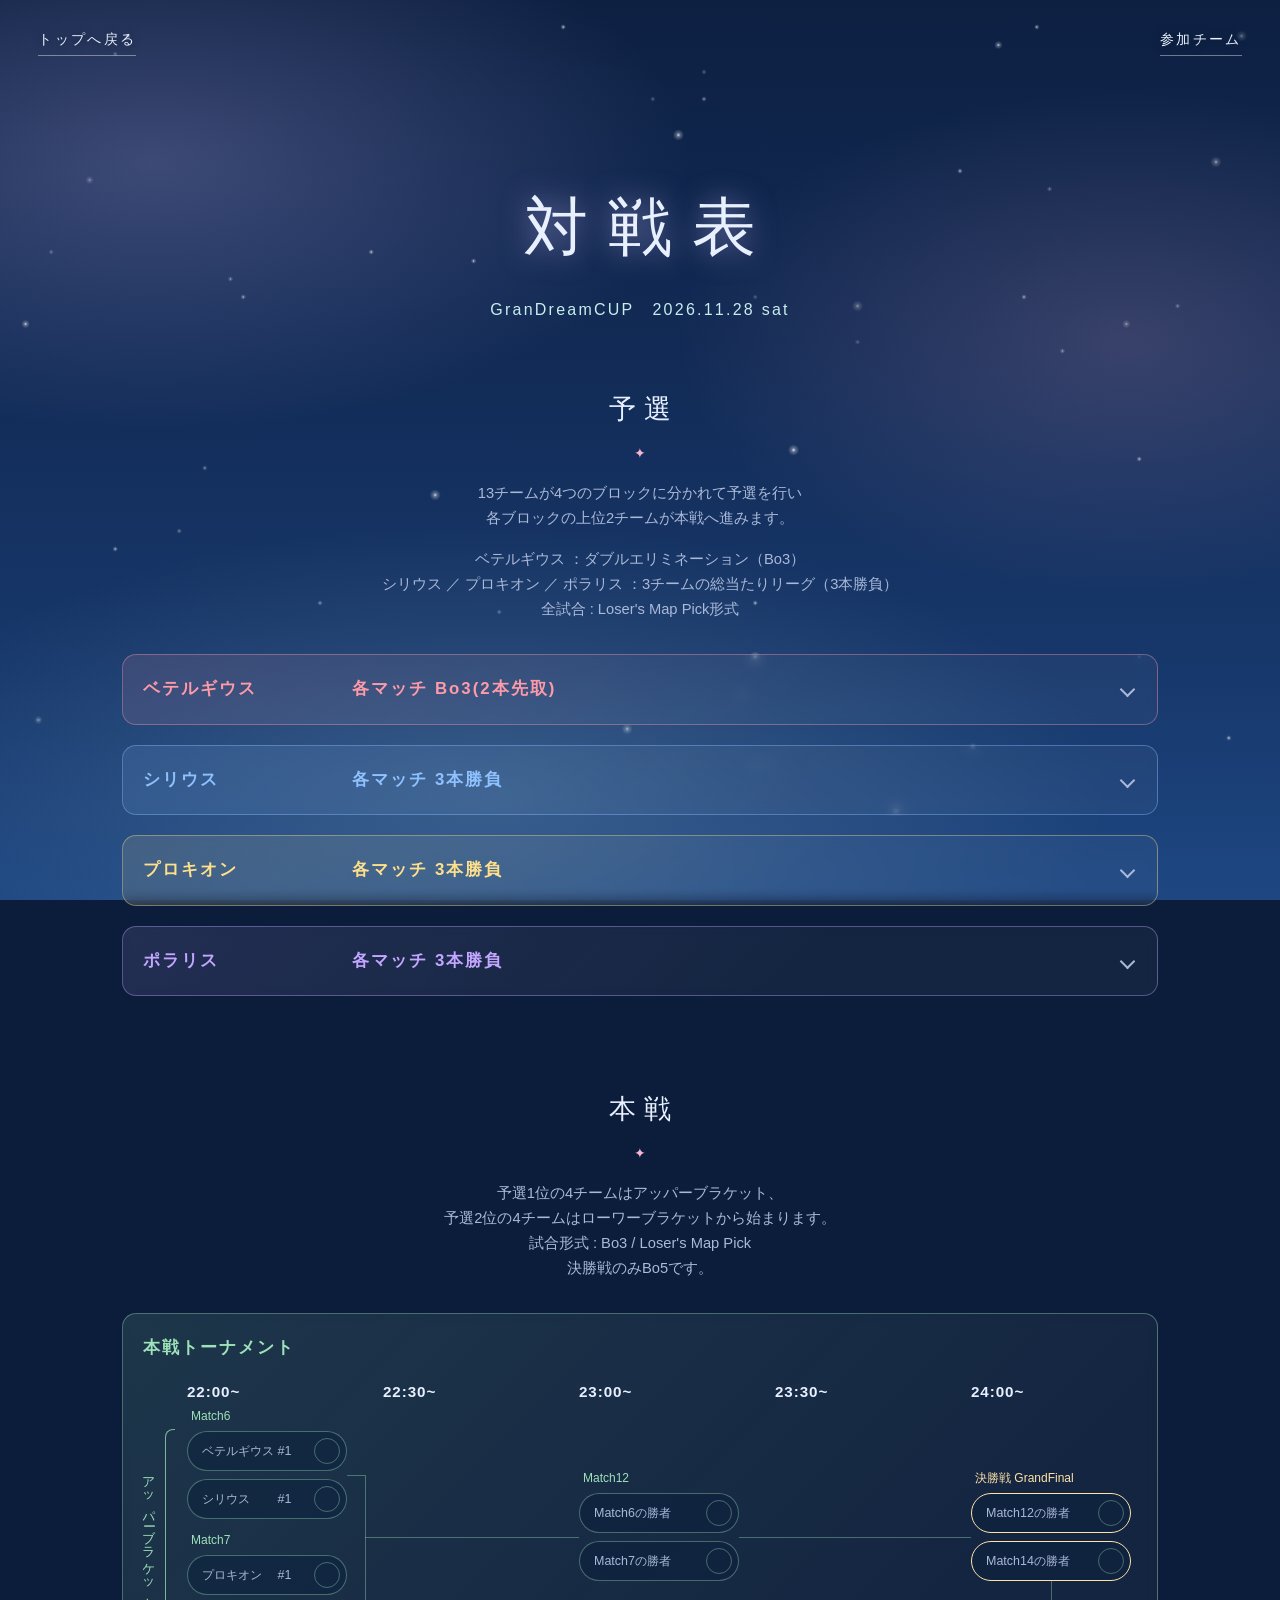
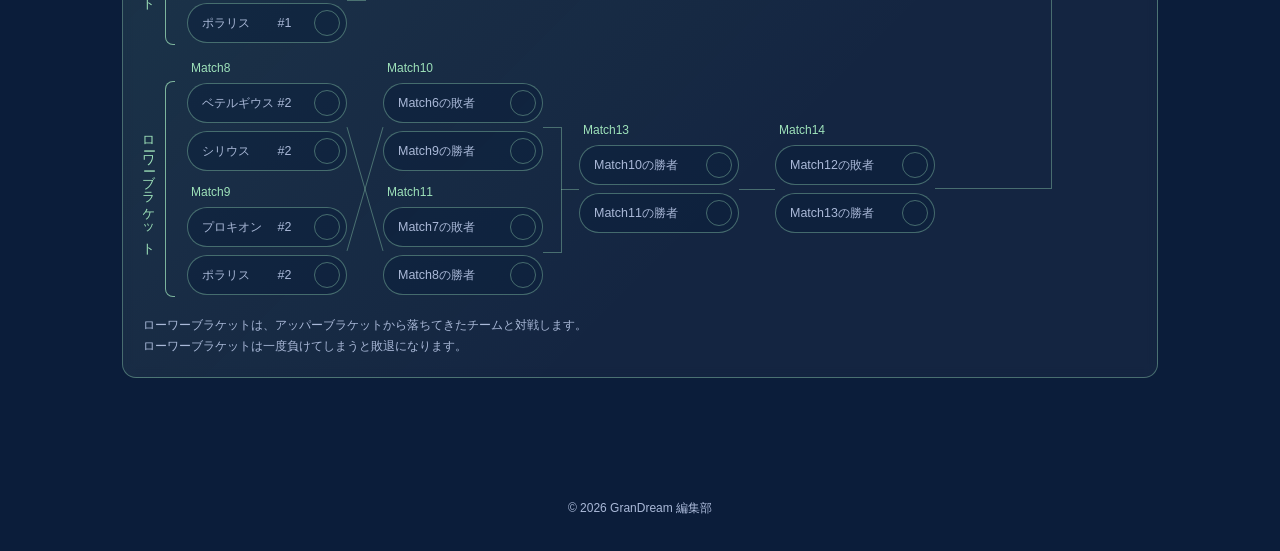
<file: bracket.html>
<!DOCTYPE html>
<html lang="ja">
<head>
<meta charset="UTF-8">
<meta name="viewport" content="width=device-width, initial-scale=1.0">
<title>対戦表 | GraDreCUP</title>
<style>
  :root { --ink:#e8f0ff; --mute:#aab9d8; --line:rgba(190,215,255,.28); --mint:#c7eded; --pink:#f9b4d4; --lav:#cdbdff; --gold:#ffe2a8; }
  * { margin:0; padding:0; box-sizing:border-box; }
  body { font-family:'Helvetica Neue',Arial,'Hiragino Sans','Yu Gothic',sans-serif; color:var(--ink); line-height:1.7; background:#0b1d3a; }
  a { color:inherit; }
  a:focus-visible { outline:2px solid var(--mint); outline-offset:3px; }
  ul, ol { list-style:none; }

  
  .sky {
    position:fixed; inset:0; z-index:-1;
    background:
      radial-gradient(60vmax 30vmax at 12% 18%, rgba(205,189,255,.24), transparent 70%),
      radial-gradient(50vmax 28vmax at 88% 38%, rgba(249,180,212,.17), transparent 70%),
      radial-gradient(70vmax 30vmax at 38% 88%, rgba(199,237,237,.17), transparent 70%),
      radial-gradient(circle at 59% 73%, rgba(255,255,255,0.82) 0, rgba(255,255,255,0.29) 2px, transparent 5.6px),
      radial-gradient(circle at 59% 67%, rgba(255,255,255,0.82) 0, rgba(255,255,255,0.29) 1px, transparent 2.8px),
      radial-gradient(circle at 25% 67%, rgba(255,255,255,0.61) 0, rgba(255,255,255,0.21) 1px, transparent 2.8px),
      radial-gradient(circle at 14% 59%, rgba(255,255,255,0.52) 0, rgba(255,255,255,0.18) 1px, transparent 2.8px),
      radial-gradient(circle at 70% 90%, rgba(255,255,255,0.7) 0, rgba(255,255,255,0.24) 2px, transparent 5.6px),
      radial-gradient(circle at 59% 85%, rgba(255,255,255,0.76) 0, rgba(255,255,255,0.27) 1px, transparent 2.8px),
      radial-gradient(circle at 81% 3%, rgba(255,255,255,0.81) 0, rgba(255,255,255,0.28) 1px, transparent 2.8px),
      radial-gradient(circle at 9% 6%, rgba(255,255,255,0.45) 0, rgba(255,255,255,0.16) 1px, transparent 2.8px),
      radial-gradient(circle at 78% 5%, rgba(255,255,255,0.78) 0, rgba(255,255,255,0.27) 1.5px, transparent 4.2px),
      radial-gradient(circle at 58% 77%, rgba(255,255,255,0.81) 0, rgba(255,255,255,0.28) 1px, transparent 2.8px),
      radial-gradient(circle at 83% 39%, rgba(255,255,255,0.62) 0, rgba(255,255,255,0.22) 1px, transparent 2.8px),
      radial-gradient(circle at 60% 85%, rgba(255,255,255,0.5) 0, rgba(255,255,255,0.17) 1px, transparent 2.8px),
      radial-gradient(circle at 92% 34%, rgba(255,255,255,0.52) 0, rgba(255,255,255,0.18) 1px, transparent 2.8px),
      radial-gradient(circle at 67% 38%, rgba(255,255,255,0.37) 0, rgba(255,255,255,0.13) 1px, transparent 2.8px),
      radial-gradient(circle at 53% 15%, rgba(255,255,255,0.82) 0, rgba(255,255,255,0.29) 2px, transparent 5.6px),
      radial-gradient(circle at 10% 4%, rgba(255,255,255,0.82) 0, rgba(255,255,255,0.29) 1px, transparent 2.8px),
      radial-gradient(circle at 29% 28%, rgba(255,255,255,0.86) 0, rgba(255,255,255,0.3) 1px, transparent 2.8px),
      radial-gradient(circle at 62% 50%, rgba(255,255,255,0.89) 0, rgba(255,255,255,0.31) 2px, transparent 5.6px),
      radial-gradient(circle at 55% 11%, rgba(255,255,255,0.66) 0, rgba(255,255,255,0.23) 1px, transparent 2.8px),
      radial-gradient(circle at 88% 36%, rgba(255,255,255,0.54) 0, rgba(255,255,255,0.19) 1.5px, transparent 4.2px),
      radial-gradient(circle at 44% 3%, rgba(255,255,255,0.88) 0, rgba(255,255,255,0.31) 1px, transparent 2.8px),
      radial-gradient(circle at 19% 33%, rgba(255,255,255,0.74) 0, rgba(255,255,255,0.26) 1px, transparent 2.8px),
      radial-gradient(circle at 9% 61%, rgba(255,255,255,0.79) 0, rgba(255,255,255,0.28) 1px, transparent 2.8px),
      radial-gradient(circle at 89% 73%, rgba(255,255,255,0.45) 0, rgba(255,255,255,0.16) 1px, transparent 2.8px),
      radial-gradient(circle at 95% 18%, rgba(255,255,255,0.58) 0, rgba(255,255,255,0.2) 2px, transparent 5.6px),
      radial-gradient(circle at 16% 52%, rgba(255,255,255,0.58) 0, rgba(255,255,255,0.2) 1px, transparent 2.8px),
      radial-gradient(circle at 2% 36%, rgba(255,255,255,0.83) 0, rgba(255,255,255,0.29) 1.5px, transparent 4.2px),
      radial-gradient(circle at 4% 28%, rgba(255,255,255,0.45) 0, rgba(255,255,255,0.16) 1px, transparent 2.8px),
      radial-gradient(circle at 7% 20%, rgba(255,255,255,0.47) 0, rgba(255,255,255,0.16) 1.5px, transparent 4.2px),
      radial-gradient(circle at 3% 80%, rgba(255,255,255,0.53) 0, rgba(255,255,255,0.19) 1.5px, transparent 4.2px),
      radial-gradient(circle at 51% 11%, rgba(255,255,255,0.39) 0, rgba(255,255,255,0.14) 1px, transparent 2.8px),
      radial-gradient(circle at 76% 83%, rgba(255,255,255,0.48) 0, rgba(255,255,255,0.17) 1.5px, transparent 4.2px),
      radial-gradient(circle at 49% 81%, rgba(255,255,255,0.6) 0, rgba(255,255,255,0.21) 2px, transparent 5.6px),
      radial-gradient(circle at 75% 19%, rgba(255,255,255,0.83) 0, rgba(255,255,255,0.29) 1px, transparent 2.8px),
      radial-gradient(circle at 82% 21%, rgba(255,255,255,0.52) 0, rgba(255,255,255,0.18) 1px, transparent 2.8px),
      radial-gradient(circle at 80% 33%, rgba(255,255,255,0.75) 0, rgba(255,255,255,0.26) 1px, transparent 2.8px),
      radial-gradient(circle at 96% 82%, rgba(255,255,255,0.87) 0, rgba(255,255,255,0.3) 1px, transparent 2.8px),
      radial-gradient(circle at 89% 51%, rgba(255,255,255,0.84) 0, rgba(255,255,255,0.29) 1px, transparent 2.8px),
      radial-gradient(circle at 55% 8%, rgba(255,255,255,0.41) 0, rgba(255,255,255,0.14) 1px, transparent 2.8px),
      radial-gradient(circle at 67% 34%, rgba(255,255,255,0.48) 0, rgba(255,255,255,0.17) 2px, transparent 5.6px),
      radial-gradient(circle at 34% 55%, rgba(255,255,255,0.8) 0, rgba(255,255,255,0.28) 2px, transparent 5.6px),
      radial-gradient(circle at 39% 68%, rgba(255,255,255,0.45) 0, rgba(255,255,255,0.16) 1px, transparent 2.8px),
      radial-gradient(circle at 18% 31%, rgba(255,255,255,0.61) 0, rgba(255,255,255,0.21) 1px, transparent 2.8px),
      radial-gradient(circle at 37% 29%, rgba(255,255,255,0.85) 0, rgba(255,255,255,0.3) 1px, transparent 2.8px),
      radial-gradient(circle at 97% 4%, rgba(255,255,255,0.39) 0, rgba(255,255,255,0.14) 2px, transparent 5.6px),
      radial-gradient(circle at 59% 33%, rgba(255,255,255,0.38) 0, rgba(255,255,255,0.13) 1px, transparent 2.8px),
      linear-gradient(180deg,#0d2042 0%,#122b56 40%,#17386c 75%,#1e4782 100%);
  }

  .bar { display:flex; justify-content:space-between; padding:clamp(14px,3vh,28px) clamp(16px,3vw,40px); font-size:.9rem; letter-spacing:.16em; }
  .bar a { text-decoration:none; padding-bottom:4px; border-bottom:1px solid rgba(255,255,255,.4); text-shadow:0 1px 8px rgba(8,20,42,.6); }

  .title { text-align:center; padding:clamp(40px,10vh,100px) 20px clamp(32px,7vh,64px); }
  .title h1 { font-size:clamp(2.2rem,9vw,4rem); font-weight:300; letter-spacing:.32em; text-indent:.32em; text-shadow:0 0 28px rgba(205,189,255,.55); }
  .title p { margin-top:14px; color:var(--mint); letter-spacing:.14em; font-size:clamp(.85rem,3.4vw,1rem); }

  main { max-width:1100px; margin:0 auto; padding:0 clamp(16px,4vw,32px) 80px; }
  section + section { margin-top:clamp(56px,10vh,96px); }
  h2 { text-align:center; font-size:clamp(1.3rem,5vw,1.7rem); font-weight:400; letter-spacing:.3em; text-indent:.3em; }
  h2::after { content:'✦'; display:block; margin-top:8px; color:var(--pink); font-size:.9rem; letter-spacing:0; text-indent:0; }
  .lead { margin:16px auto 0; max-width:36em; text-align:center; color:var(--mute); font-size:.92rem; }

  .card { background:rgba(255,255,255,.055); border:1px solid var(--line); border-radius:14px; padding:20px; backdrop-filter:blur(6px); }
  .card h3 { font-size:1.05rem; font-weight:600; letter-spacing:.12em; margin-bottom:12px; color:var(--lav); }

  
  .groups { display:grid; grid-template-columns:minmax(0,1fr); gap:20px; margin-top:32px; }
  .rk-name { position:absolute; top:100%; left:0; right:0; margin-top:6px; text-align:center; font-size:.8rem; font-weight:400; line-height:1.4; color:var(--ink); }
  .adv { margin-top:12px; font-size:.78rem; color:var(--mute); }

  
  .g-red    { --tint:255,154,168; }
  .g-blue   { --tint:143,193,255; }
  .g-yellow { --tint:255,224,138; }
  .g-purple { --tint:195,166,255; }
  .grp { --line:rgba(var(--tint),.38); background:linear-gradient(135deg, rgba(var(--tint),.13), rgba(255,255,255,.04) 65%); }
  .grp summary h3, .grp .gl { color:rgb(var(--tint)); }
  .grp summary::after { border-color:rgba(var(--tint),.85); }

  
  .grp summary { display:flex; justify-content:space-between; align-items:center; cursor:pointer; list-style:none; }
  .grp summary::-webkit-details-marker { display:none; }
  .grp summary h3 { margin:0; }
  .grp summary::after { content:''; width:9px; height:9px; margin-right:4px; border-right:2px solid var(--mute); border-bottom:2px solid var(--mute); transform:rotate(45deg); }
  .grp[open] summary { margin-bottom:18px; }
  .grp[open] summary::after { transform:rotate(-135deg); }
  .grp summary:focus-visible { outline:2px solid var(--mint); outline-offset:6px; border-radius:6px; }

  
  .gb { --cw:210px; --gap:56px; --sh:40px; --gg:36px; --gm:calc(2 * var(--sh) + 8px);
        display:grid; grid-template-columns:repeat(3,var(--cw)) 130px; padding-bottom:30px; column-gap:var(--gap); min-width:max-content; }
  .tm { font-size:.95rem; font-weight:700; letter-spacing:.06em; margin-bottom:26px; }
  .t1 { grid-area:1/1; } .t2 { grid-area:1/2; } .t3 { grid-area:1/3; }
  .g1 { grid-area:2/1; position:relative; display:flex; flex-direction:column; gap:var(--gg); }
  .m3 { grid-area:2/2; } .m4 { grid-area:3/2; } .m5 { grid-area:3/3; }
  .r1 { grid-area:2/4; } .r2 { grid-area:3/4; }
  .m3, .r1 { align-self:center; }
  .m4, .m5, .r2 { margin-top:40px; align-self:center; }
  .gm { position:relative; }
  .gl { position:absolute; bottom:100%; left:4px; margin-bottom:4px; font-size:.75rem; color:var(--pink); }
  .sl { position:relative; display:grid; gap:8px; }
  .slot { height:var(--sh); display:flex; align-items:center; justify-content:space-between; gap:8px; padding:0 6px 0 14px; border:1px solid var(--line); border-radius:999px; background:rgba(11,29,58,.45); font-size:.82rem; }
  .nm b { margin-right:.7em; font-weight:600; color:var(--mint); }
  .rule { font-size:.78rem; color:var(--mute); }
  .pt { flex:none; width:26px; height:26px; border:1px solid var(--line); border-radius:50%; }
  .rk { position:relative; height:var(--sh); display:grid; place-items:center; border:1px solid var(--gold); border-radius:999px; color:var(--gold); font-weight:700; }
  
  .g1::before { content:''; position:absolute; left:100%; top:calc(var(--gm) / 2); height:calc(var(--gm) + var(--gg)); width:calc(var(--gap) / 2); border:1px solid var(--line); border-left:0; }
  .g1::after { content:''; position:absolute; left:calc(100% + var(--gap) / 2); top:calc(var(--gm) + var(--gg) / 2); width:calc(var(--gap) / 2); border-top:1px solid var(--line); }
  .m3 .sl::after, .m4 .sl::after, .m5 .sl::after { content:''; position:absolute; left:100%; top:50%; border-top:1px solid var(--line); }
  .m3 .sl::after { width:calc(var(--cw) + 2 * var(--gap)); }
  .m4 .sl::after, .m5 .sl::after { width:var(--gap); }
  .adv { margin-top:14px; font-size:.78rem; color:var(--mute); }

  
  .g-green { --tint:158,226,186; }
  .grp > h3 { color:rgb(var(--tint)); margin-bottom:16px; }
  .bracket { margin-top:32px; }
  .scroll { overflow-x:auto; padding-bottom:6px; }  
  .fb { --cw:160px; --gap:36px; --sh:40px; --gg:36px; --rm:40px; --gm:calc(2 * var(--sh) + 8px); --gh:calc(2 * var(--gm) + var(--gg));
        position:relative; padding-left:44px; display:grid; grid-template-columns:repeat(5,var(--cw)); column-gap:var(--gap); min-width:max-content; }
  .t4 { grid-area:1/4; } .t5 { grid-area:1/5; }
  .u1 { grid-area:2/1; } .uf { grid-area:2/3; } .gf { grid-area:2/5; }
  .l1 { grid-area:3/1; } .l3 { grid-area:3/2; } .l5 { grid-area:3/3; } .l6 { grid-area:3/4; }
  .gbk, .gp { position:relative; display:flex; flex-direction:column; gap:var(--gg); }
  .l1, .l3 { margin-top:var(--rm); }
  .uf, .gf { align-self:start; margin-top:calc((var(--gh) - var(--gm)) / 2); }
  .l5, .l6 { align-self:start; margin-top:calc(var(--rm) + (var(--gh) - var(--gm)) / 2); }
  
  .gbk::before { content:''; position:absolute; left:100%; top:calc(var(--gm) / 2); height:calc(var(--gm) + var(--gg)); width:calc(var(--gap) / 2); border:1px solid var(--line); border-left:0; }
  .gbk::after { content:''; position:absolute; left:calc(100% + var(--gap) / 2); top:calc(var(--gm) + var(--gg) / 2); width:var(--ext, calc(var(--gap) / 2)); border-top:1px solid var(--line); }
  
  .xc { position:absolute; left:100%; top:0; width:var(--gap); height:100%; overflow:visible; }
  .xc line { stroke:var(--line); stroke-width:1; vector-effect:non-scaling-stroke; }
  
  .uf .sl::after, .l5 .sl::after { content:''; position:absolute; left:100%; top:50%; border-top:1px solid var(--line); }
  .uf .sl::after { width:calc(var(--cw) + 2 * var(--gap)); }
  .l5 .sl::after { width:var(--gap); }
  .l6 .sl::after { content:''; position:absolute; left:100%; bottom:50%; width:calc(var(--gap) + var(--cw) / 2); height:calc(var(--gh) + var(--rm) - var(--gm) / 2); border-right:1px solid var(--line); border-bottom:1px solid var(--line); } 
  
  .fb .tm { line-height:26px; margin-bottom:26px; }   
  .br { position:absolute; left:22px; width:10px; height:calc(var(--gh) + 4px); border:1.5px solid rgba(var(--tint),.75); border-right:0; border-radius:8px 0 0 8px; }
  .br-u { top:50px; }
  .br-l { top:calc(52px + var(--gh) + var(--rm) - 2px); }
  .br span { position:absolute; right:calc(100% + 6px); top:50%; transform:translateY(-50%); writing-mode:vertical-rl; letter-spacing:.18em; font-size:.8rem; white-space:nowrap; color:rgb(var(--tint)); }
  .gf .slot { border-color:var(--gold); }
  .gf .gl { color:var(--gold); }

  
  .pt { display:grid; place-items:center; font-style:normal; font-size:.8rem; font-weight:600; }
  .nm .team { color:var(--ink); }
  .slot.win { border-color:rgb(var(--tint, 205,189,255)); background:rgba(var(--tint, 205,189,255), .18); }
  .slot.win .pt { background:rgb(var(--tint, 205,189,255)); border-color:transparent; color:#0b1d3a; }
  .slot.lose { opacity:.55; }

  footer { text-align:center; padding:40px 20px calc(32px + env(safe-area-inset-bottom,0px)); font-size:.75rem; color:var(--mute); }

.gb.rr3 {
  --cw: 210px;
  --gap: 36px;
  --rk-gap: 48px; 
  grid-template-columns: repeat(3, var(--cw)) 130px;
  grid-template-rows: auto auto;
  column-gap: var(--gap);
  row-gap: 14px;
  padding-bottom: 42px; 
}

.gb.rr3 .t1,
.gb.rr3 .t2,
.gb.rr3 .t3,
.gb.rr3 .m1,
.gb.rr3 .m2,
.gb.rr3 .m3,
.gb.rr3 .r1,
.gb.rr3 .r2 {
  grid-area: auto;
  margin-top: 0;
}

.gb.rr3 .tm {
  margin-bottom: 14px;
}

.gb.rr3 .m1,
.gb.rr3 .m2,
.gb.rr3 .m3 {
  align-self: start;
  margin-top: 0;
}
.gb.rr3 .m1 { grid-column: 1; grid-row: 2; }
.gb.rr3 .m2 { grid-column: 2; grid-row: 2; }
.gb.rr3 .m3 { grid-column: 3; grid-row: 2; }

.gb.rr3 .r1,
.gb.rr3 .r2 {
  grid-column: 4;
  grid-row: 2;
  margin-left: var(--rk-gap);
  width: 130px;
}

.gb.rr3 .r1 {
  align-self: start;
  margin-top: 0;
}

.gb.rr3 .r2 {
  align-self: start; 
  margin-top: 76px;  
  margin-bottom: 0;
}

.gb.rr3 .rk-name {
  white-space: nowrap;
}

.gb.rr3 .g1::before,
.gb.rr3 .g1::after,
.gb.rr3 .m3 .sl::after,
.gb.rr3 .m4 .sl::after,
.gb.rr3 .m5 .sl::after {
  display: none;
}

.rr-wrap {
  margin-top: 18px;
  
  margin-left: calc(var(--cw, 80px) + var(--gap, 36px));
  overflow-x: auto;
}

.rr-matrix {
  width: 100%;
  max-width: 560px;
  border-collapse: collapse;
  table-layout: fixed;
  background: rgba(var(--tint, 143, 193, 255), .12);
  border: 1.5px solid rgba(255, 255, 255, .75);
}

.rr-matrix th,
.rr-matrix td {
  position: relative;
  height: 44px;
  padding: 0 8px;
  text-align: center;
  vertical-align: middle;
  border: 1.5px solid rgba(255, 255, 255, .75);
  font-size: .85rem;
  font-weight: 700;
  color: #fff;
  white-space: nowrap;
  overflow: hidden;
  text-overflow: ellipsis;
}

.rr-matrix thead th {
  background: rgba(var(--tint, 143, 193, 255), .22);
}

.rr-matrix tbody th {
  background: rgba(var(--tint, 143, 193, 255), .18);
}

.rr-matrix .diag {
  background:
    linear-gradient(
      to top right,
      transparent calc(50% - 1px),
      rgba(255, 255, 255, .75) calc(50% - 1px),
      rgba(255, 255, 255, .75) calc(50% + 1px),
      transparent calc(50% + 1px)
    );
}

.rr-matrix td.is-placeholder {
  color: rgba(255, 255, 255, .45);
  font-weight: 500;
}
</style>
</head>
<body>
<div class="sky" aria-hidden="true"></div>

<header class="bar">
  <a href="index.html">トップへ戻る</a>
  <a href="teams.html">参加チーム</a>
</header>

<div class="title">
  <h1>対戦表</h1>
  <p>GranDreamCUP　2026.11.28 sat</p>
</div>

<main>
  <section id="prelim">
    <h2>予選</h2>
    <p class="lead">13チームが4つのブロックに分かれて予選を行い
      <br>各ブロックの上位2チームが本戦へ進みます。</p>
      <p class="lead">ベテルギウス ：ダブルエリミネーション（Bo3）
      <br>シリウス ／ プロキオン ／ ポラリス ：3チームの総当たりリーグ（3本勝負）
      <br>全試合 : Loser's Map Pick形式</p>
    <div class="groups">
      <details class="card grp g-red">
        <summary><h3>ベテルギウス　　　　　各マッチ Bo3(2本先取)</h3></summary>
        <div class="scroll"><div class="gb">
          <h4 class="tm t1">20:30~</h4><h4 class="tm t2">21:00~</h4><h4 class="tm t3">21:30~</h4>
          <div class="g1"><div class="gm " data-match="GA_Match1"><p class="gl">Match1</p><div class="sl"><div class="slot" data-side="A"><span class="nm"><b>A-1</b>チーム名</span><i class="pt"></i></div><div class="slot" data-side="B"><span class="nm"><b>A-2</b>チーム名</span><i class="pt"></i></div></div></div><div class="gm " data-match="GA_Match2"><p class="gl">Match2</p><div class="sl"><div class="slot" data-side="A"><span class="nm"><b>A-3</b>チーム名</span><i class="pt"></i></div><div class="slot" data-side="B"><span class="nm"><b>A-4</b>チーム名</span><i class="pt"></i></div></div></div></div>
          <div class="gm m3" data-match="GA_Match3"><p class="gl">Match3</p><div class="sl"><div class="slot" data-side="A"><span class="nm"><span class="rule">Match1の勝者</span></span><i class="pt"></i></div><div class="slot" data-side="B"><span class="nm"><span class="rule">Match2の勝者</span></span><i class="pt"></i></div></div></div>
          <div class="gm m4" data-match="GA_Match4"><p class="gl">Match4</p><div class="sl"><div class="slot" data-side="A"><span class="nm"><span class="rule">Match1の敗者</span></span><i class="pt"></i></div><div class="slot" data-side="B"><span class="nm"><span class="rule">Match2の敗者</span></span><i class="pt"></i></div></div></div>
          <div class="gm m5" data-match="GA_Match5"><p class="gl">Match5</p><div class="sl"><div class="slot" data-side="A"><span class="nm"><span class="rule">Match3の敗者</span></span><i class="pt"></i></div><div class="slot" data-side="B"><span class="nm"><span class="rule">Match4の勝者</span></span><i class="pt"></i></div></div></div>
          <div class="rk r1" data-rank="GA_Match3">#1<span class="rk-name"></span></div><div class="rk r2" data-rank="GA_Match5">#2<span class="rk-name"></span></div>
        </div></div>
        <p class="adv">#1（Match3の勝者）と#2（Match5の勝者）が本戦へ進みます。</p>
      </details>
      <details class="card grp g-blue">
  <summary><h3>シリウス　　　　　　　各マッチ 3本勝負</h3></summary>
  <div class="scroll"><div class="gb rr3">
    <h4 class="tm t1">20:30~</h4><h4 class="tm t2">21:00~</h4><h4 class="tm t3">21:30~</h4>

    <div class="gm m1" data-match="GB_Match1">
      <p class="gl">Match1</p>
      <div class="sl">
        <div class="slot" data-side="A"><span class="nm"><b>B-1</b>チーム名</span><i class="pt"></i></div>
        <div class="slot" data-side="B"><span class="nm"><b>B-2</b>チーム名</span><i class="pt"></i></div>
      </div>
    </div>

    <div class="gm m2" data-match="GB_Match2">
      <p class="gl">Match2</p>
      <div class="sl">
        <div class="slot" data-side="A"><span class="nm"><b>B-2</b>チーム名</span><i class="pt"></i></div>
        <div class="slot" data-side="B"><span class="nm"><b>B-3</b>チーム名</span><i class="pt"></i></div>
      </div>
    </div>

    <div class="gm m3" data-match="GB_Match3">
      <p class="gl">Match3</p>
      <div class="sl">
        <div class="slot" data-side="A"><span class="nm"><b>B-1</b>チーム名</span><i class="pt"></i></div>
        <div class="slot" data-side="B"><span class="nm"><b>B-3</b>チーム名</span><i class="pt"></i></div>
      </div>
    </div>

    
    <div class="rk r1" data-rank="1">#1<span class="rk-name"></span></div>
    <div class="rk r2" data-rank="2">#2<span class="rk-name"></span></div>
  </div></div>

  
<div class="rr-wrap">
  <table class="rr-matrix">
    <thead>
      <tr>
        <th class="diag" aria-label="対戦相手"></th>
        <th><span class="nm"><b>B-1</b><span class="team">チーム名</span></span></th>
        <th><span class="nm"><b>B-2</b><span class="team">チーム名</span></span></th>
        <th><span class="nm"><b>B-3</b><span class="team">チーム名</span></span></th>
      </tr>
    </thead>
    <tbody>
      <tr>
        <th><span class="nm"><b>B-1</b><span class="team">チーム名</span></span></th>
        <td class="diag" aria-hidden="true"></td>
        <td data-cell="1-2"></td>
        <td data-cell="1-3"></td>
      </tr>
      <tr>
        <th><span class="nm"><b>B-2</b><span class="team">チーム名</span></span></th>
        <td data-cell="2-1"></td>
        <td class="diag" aria-hidden="true"></td>
        <td data-cell="2-3"></td>
      </tr>
      <tr>
        <th><span class="nm"><b>B-3</b><span class="team">チーム名</span></span></th>
        <td data-cell="3-1"></td>
        <td data-cell="3-2"></td>
        <td class="diag" aria-hidden="true"></td>
      </tr>
    </tbody>
  </table>
</div>

<p class="adv">3チーム総当たり戦の上位2チーム（#1・#2）が本戦進出（同率時は 獲得MAP数 ＞ ノックアウト本数 ＞ 抽選 で決定）</p>
</details>
      <details class="card grp g-yellow">
        <summary><h3>プロキオン　　　　　　各マッチ 3本勝負</h3></summary>
        <div class="scroll">
          <div class="gb rr3" data-group="GC">
            <h4 class="tm t1">20:30~</h4><h4 class="tm t2">21:00~</h4><h4 class="tm t3">21:30~</h4>
            <div class="gm m1" data-match="GC_Match1">
              <p class="gl">Match1</p>
              <div class="sl">
                <div class="slot" data-side="A"><span class="nm"><b>C-1</b>チーム名</span><i class="pt"></i></div>
                <div class="slot" data-side="B"><span class="nm"><b>C-2</b>チーム名</span><i class="pt"></i></div>
              </div>
            </div>
            <div class="gm m2" data-match="GC_Match2">
              <p class="gl">Match2</p>
              <div class="sl">
                <div class="slot" data-side="A"><span class="nm"><b>C-2</b>チーム名</span><i class="pt"></i></div>
                <div class="slot" data-side="B"><span class="nm"><b>C-3</b>チーム名</span><i class="pt"></i></div>
              </div>
            </div>
            <div class="gm m3" data-match="GC_Match3">
              <p class="gl">Match3</p>
              <div class="sl">
                <div class="slot" data-side="A"><span class="nm"><b>C-1</b>チーム名</span><i class="pt"></i></div>
                <div class="slot" data-side="B"><span class="nm"><b>C-3</b>チーム名</span><i class="pt"></i></div>
              </div>
            </div>
            <div class="rk r1" data-rank="1">#1<span class="rk-name"></span></div>
            <div class="rk r2" data-rank="2">#2<span class="rk-name"></span></div>
          </div>

          <div class="rr-wrap">
            <table class="rr-matrix">
              <thead>
                <tr>
                  <th class="diag" aria-label="対戦相手"></th>
                  <th><span class="nm"><b>C-1</b><span class="team">チーム名</span></span></th>
                  <th><span class="nm"><b>C-2</b><span class="team">チーム名</span></span></th>
                  <th><span class="nm"><b>C-3</b><span class="team">チーム名</span></span></th>
                </tr>
              </thead>
              <tbody>
                <tr>
                  <th><span class="nm"><b>C-1</b><span class="team">チーム名</span></span></th>
                  <td class="diag" aria-hidden="true"></td>
                  <td data-cell="1-2"></td>
                  <td data-cell="1-3"></td>
                </tr>
                <tr>
                  <th><span class="nm"><b>C-2</b><span class="team">チーム名</span></span></th>
                  <td data-cell="2-1"></td>
                  <td class="diag" aria-hidden="true"></td>
                  <td data-cell="2-3"></td>
                </tr>
                <tr>
                  <th><span class="nm"><b>C-3</b><span class="team">チーム名</span></span></th>
                  <td data-cell="3-1"></td>
                  <td data-cell="3-2"></td>
                  <td class="diag" aria-hidden="true"></td>
                </tr>
              </tbody>
            </table>
          </div>
        </div>
        <p class="adv">3チーム総当たり戦の上位2チーム（#1・#2）が本戦進出（同率時は 獲得MAP数 &gt; ノックアウト本数 &gt; 抽選 で決定）</p>
      </details>

      <details class="card grp g-purple">
        <summary><h3>ポラリス　　　　　　　各マッチ 3本勝負</h3></summary>
        <div class="scroll">
          <div class="gb rr3" data-group="GD">
            <h4 class="tm t1">20:30~</h4><h4 class="tm t2">21:00~</h4><h4 class="tm t3">21:30~</h4>
            <div class="gm m1" data-match="GD_Match1">
              <p class="gl">Match1</p>
              <div class="sl">
                <div class="slot" data-side="A"><span class="nm"><b>D-1</b>チーム名</span><i class="pt"></i></div>
                <div class="slot" data-side="B"><span class="nm"><b>D-2</b>チーム名</span><i class="pt"></i></div>
              </div>
            </div>
            <div class="gm m2" data-match="GD_Match2">
              <p class="gl">Match2</p>
              <div class="sl">
                <div class="slot" data-side="A"><span class="nm"><b>D-2</b>チーム名</span><i class="pt"></i></div>
                <div class="slot" data-side="B"><span class="nm"><b>D-3</b>チーム名</span><i class="pt"></i></div>
              </div>
            </div>
            <div class="gm m3" data-match="GD_Match3">
              <p class="gl">Match3</p>
              <div class="sl">
                <div class="slot" data-side="A"><span class="nm"><b>D-1</b>チーム名</span><i class="pt"></i></div>
                <div class="slot" data-side="B"><span class="nm"><b>D-3</b>チーム名</span><i class="pt"></i></div>
              </div>
            </div>
            <div class="rk r1" data-rank="1">#1<span class="rk-name"></span></div>
            <div class="rk r2" data-rank="2">#2<span class="rk-name"></span></div>
          </div>

          <div class="rr-wrap">
            <table class="rr-matrix">
              <thead>
                <tr>
                  <th class="diag" aria-label="対戦相手"></th>
                  <th><span class="nm"><b>D-1</b><span class="team">チーム名</span></span></th>
                  <th><span class="nm"><b>D-2</b><span class="team">チーム名</span></span></th>
                  <th><span class="nm"><b>D-3</b><span class="team">チーム名</span></span></th>
                </tr>
              </thead>
              <tbody>
                <tr>
                  <th><span class="nm"><b>D-1</b><span class="team">チーム名</span></span></th>
                  <td class="diag" aria-hidden="true"></td>
                  <td data-cell="1-2"></td>
                  <td data-cell="1-3"></td>
                </tr>
                <tr>
                  <th><span class="nm"><b>D-2</b><span class="team">チーム名</span></span></th>
                  <td data-cell="2-1"></td>
                  <td class="diag" aria-hidden="true"></td>
                  <td data-cell="2-3"></td>
                </tr>
                <tr>
                  <th><span class="nm"><b>D-3</b><span class="team">チーム名</span></span></th>
                  <td data-cell="3-1"></td>
                  <td data-cell="3-2"></td>
                  <td class="diag" aria-hidden="true"></td>
                </tr>
              </tbody>
            </table>
          </div>
        </div>
        <p class="adv">3チーム総当たり戦の上位2チーム（#1・#2）が本戦進出（同率時は 獲得MAP数 &gt; ノックアウト本数 &gt; 抽選 で決定）</p>
      </details>
    </div>
  </section>
    </div>
  </section>

  <section id="finals">
    <h2>本戦</h2>
    <p class="lead">予選1位の4チームはアッパーブラケット、<br>予選2位の4チームはローワーブラケットから始まります。<br>試合形式 : Bo3 / Loser's Map Pick<br>決勝戦のみBo5です。</p>
    <div class="bracket">
      <article class="card grp g-green">
        <h3>本戦トーナメント</h3>
        <div class="scroll"><div class="fb">
          <div class="br br-u" aria-hidden="true"><span>アッパーブラケット</span></div>
          <div class="br br-l" aria-hidden="true"><span>ローワーブラケット</span></div>
          <h4 class="tm t1">22:00~</h4><h4 class="tm t2">22:30~</h4><h4 class="tm t3">23:00~</h4><h4 class="tm t4">23:30~</h4><h4 class="tm t5">24:00~</h4>
          <div class="gbk u1" style="--ext:calc(var(--gap) / 2 + var(--cw) + var(--gap))"><div class="gm " data-match="Match6"><p class="gl">Match6</p><div class="sl"><div class="slot" data-side="A"><span class="nm"><span class="rule">ベテルギウス #1</span></span><i class="pt"></i></div><div class="slot" data-side="B"><span class="nm"><span class="rule">シリウス　　 #1</span></span><i class="pt"></i></div></div></div><div class="gm " data-match="Match7"><p class="gl">Match7</p><div class="sl"><div class="slot" data-side="A"><span class="nm"><span class="rule">プロキオン　 #1</span></span><i class="pt"></i></div><div class="slot" data-side="B"><span class="nm"><span class="rule">ポラリス　　 #1</span></span><i class="pt"></i></div></div></div></div>
          <div class="gm uf" data-match="Match12"><p class="gl">Match12</p><div class="sl"><div class="slot" data-side="A"><span class="nm"><span class="rule">Match6の勝者</span></span><i class="pt"></i></div><div class="slot" data-side="B"><span class="nm"><span class="rule">Match7の勝者</span></span><i class="pt"></i></div></div></div>
          <div class="gm gf" data-match="Match15" data-win="3"><p class="gl">決勝戦 GrandFinal</p><div class="sl"><div class="slot" data-side="A"><span class="nm"><span class="rule">Match12の勝者</span></span><i class="pt"></i></div><div class="slot" data-side="B"><span class="nm"><span class="rule">Match14の勝者</span></span><i class="pt"></i></div></div></div>
          <div class="gp l1"><div class="gm " data-match="Match8"><p class="gl">Match8</p><div class="sl"><div class="slot" data-side="A"><span class="nm"><span class="rule">ベテルギウス #2</span></span><i class="pt"></i></div><div class="slot" data-side="B"><span class="nm"><span class="rule">シリウス　　 #2</span></span><i class="pt"></i></div></div></div><div class="gm " data-match="Match9"><p class="gl">Match9</p><div class="sl"><div class="slot" data-side="A"><span class="nm"><span class="rule">プロキオン　 #2</span></span><i class="pt"></i></div><div class="slot" data-side="B"><span class="nm"><span class="rule">ポラリス　　 #2</span></span><i class="pt"></i></div></div></div>
            <svg class="xc" viewBox="0 0 100 100" preserveAspectRatio="none" aria-hidden="true"><line x1="0" y1="20.8" x2="100" y2="79.2"/><line x1="0" y1="79.2" x2="100" y2="20.8"/></svg></div>
          <div class="gbk l3"><div class="gm " data-match="Match10"><p class="gl">Match10</p><div class="sl"><div class="slot" data-side="A"><span class="nm"><span class="rule">Match6の敗者</span></span><i class="pt"></i></div><div class="slot" data-side="B"><span class="nm"><span class="rule">Match9の勝者</span></span><i class="pt"></i></div></div></div><div class="gm " data-match="Match11"><p class="gl">Match11</p><div class="sl"><div class="slot" data-side="A"><span class="nm"><span class="rule">Match7の敗者</span></span><i class="pt"></i></div><div class="slot" data-side="B"><span class="nm"><span class="rule">Match8の勝者</span></span><i class="pt"></i></div></div></div></div>
          <div class="gm l5" data-match="Match13"><p class="gl">Match13</p><div class="sl"><div class="slot" data-side="A"><span class="nm"><span class="rule">Match10の勝者</span></span><i class="pt"></i></div><div class="slot" data-side="B"><span class="nm"><span class="rule">Match11の勝者</span></span><i class="pt"></i></div></div></div>
          <div class="gm l6" data-match="Match14"><p class="gl">Match14</p><div class="sl"><div class="slot" data-side="A"><span class="nm"><span class="rule">Match12の敗者</span></span><i class="pt"></i></div><div class="slot" data-side="B"><span class="nm"><span class="rule">Match13の勝者</span></span><i class="pt"></i></div></div></div>
        </div></div>
        <p class="adv">ローワーブラケットは、アッパーブラケットから落ちてきたチームと対戦します。<br>ローワーブラケットは一度負けてしまうと敗退になります。</p>
      </article>
    </div>
  </section>
</main>

<footer>&copy; 2026 GranDream 編集部</footer>
<script>

  const API_URL    = 'https://script.google.com/macros/s/AKfycbzbb0sd0yzjf-rP-agEZRDMnBPPlqEqArWxUkFZuuefOomMjlAM3Q0mc7KPbYC7NPb2/exec';
  const REFRESH_MS = 10000;
  const WIN_SCORE  = 2;

  const isUndecided = (n) => !n || /_(winner|loser)$/i.test(String(n).trim());
  const clean       = (n) => (isUndecided(n) ? '' : String(n).trim());
  const toNum       = (v) => (v === '' || v == null || isNaN(Number(v)) ? null : Number(v));

  function winnerOf(m, need = WIN_SCORE) {
    const a = toNum(m.scoreA), b = toNum(m.scoreB);
    if (a === null || b === null || a === b || Math.max(a, b) < need) return null;
    return a > b ? 'A' : 'B';
  }

  document.querySelectorAll('.slot').forEach(s => {
    s.dataset.ph = s.querySelector('.nm').innerHTML;
  });
  document.querySelectorAll('.rk-name').forEach(e => {
    e.dataset.ph = e.textContent;
  });
  document.querySelectorAll('.rr-matrix th').forEach(th => {
    if (th.querySelector('b')) th.dataset.ph = th.innerHTML;
  });

  function setSlotName(slot, name) {
    const nm = slot.querySelector('.nm');
    if (!name) {
      nm.innerHTML = slot.dataset.ph;
      return;
    }
    const t = document.createElement('span');
    t.className = 'team';
    t.textContent = name;
    nm.replaceChildren(t);
  }

  function getSeedFromSlot(slot) {
    const currentB = slot.querySelector('.nm b')?.textContent?.trim();
    if (currentB) return currentB;
    const match = /<b>(.*?)<\/b>/.exec(slot.dataset.ph || '');
    return match ? match[1].trim() : '';
  }

  function getGroupPrefix(rrContainer) {
    if (rrContainer.dataset.group) return rrContainer.dataset.group.trim();
    const firstMatch = rrContainer.querySelector('[data-match]')?.dataset.match || '';
    return firstMatch.split('_')[0] || 'GB';
  }

  function renderMatchesAndRanks(data) {
    document.querySelectorAll('[data-match]').forEach(el => {
      const m = data[el.dataset.match] || {};
      const w = winnerOf(m, Number(el.dataset.win) || WIN_SCORE);
      el.querySelectorAll('.slot').forEach(slot => {
        const side = slot.dataset.side;
        setSlotName(slot, clean(m['team' + side]));
        slot.querySelector('.pt').textContent = m['score' + side] ?? '';
        slot.classList.toggle('win', w === side);
        slot.classList.toggle('lose', !!w && w !== side);
      });
    });

    document.querySelectorAll('[data-rank]').forEach(el => {
      if (el.closest('.gb.rr3')) return;
      const rkName = el.querySelector('.rk-name');
      if (!rkName) return;
      const m = data[el.dataset.rank] || {};
      const w = winnerOf(m);
      rkName.textContent = (w && clean(m['team' + w])) || rkName.dataset.ph;
    });
  }

  function renderRoundRobinMatrices(data = {}) {
    document.querySelectorAll('.gb.rr3').forEach(rrContainer => {
      const matrix = rrContainer.parentElement?.querySelector('.rr-matrix') || document.querySelector('.rr-matrix');
      if (!matrix) return;

      const prefix = getGroupPrefix(rrContainer);
      const teamBySeed = new Map();
      const seedByTeamName = new Map();

      rrContainer.querySelectorAll('.slot').forEach(slot => {
        const seed = getSeedFromSlot(slot);
        const teamName = slot.querySelector('.nm .team')?.textContent?.trim();
        if (seed && teamName) {
          teamBySeed.set(seed, teamName);
          seedByTeamName.set(teamName, seed);
        }
      });

      matrix.querySelectorAll('th[data-ph]').forEach(th => {
        const match = /<b>(.*?)<\/b>/.exec(th.dataset.ph);
        const seed = match ? match[1].trim() : '';
        const teamName = teamBySeed.get(seed);

        if (!teamName) {
          th.innerHTML = th.dataset.ph;
          return;
        }
        const t = document.createElement('span');
        t.className = 'team';
        t.textContent = teamName;
        th.replaceChildren(t);
      });

      const cellText = new Map();
      const cellPlaceholder = new Map();

      [1, 2, 3].forEach(num => {
        const matchId = `${prefix}_Match${num}`;
        const m = data[matchId] || {};
        const matchEl = rrContainer.querySelector(`[data-match="${matchId}"]`);

        const seedA = clean(m.teamA)
          ? seedByTeamName.get(clean(m.teamA))
          : (matchEl ? getSeedFromSlot(matchEl.querySelector('.slot[data-side="A"]')) : '');
        const seedB = clean(m.teamB)
          ? seedByTeamName.get(clean(m.teamB))
          : (matchEl ? getSeedFromSlot(matchEl.querySelector('.slot[data-side="B"]')) : '');

        const numA = seedA?.replace(/[^\d]/g, '');
        const numB = seedB?.replace(/[^\d]/g, '');
        if (!numA || !numB) return;

        const label = `Match${num}`;
        cellPlaceholder.set(`${numA}-${numB}`, label);
        cellPlaceholder.set(`${numB}-${numA}`, label);

        const sA = toNum(m.scoreA);
        const sB = toNum(m.scoreB);
        if (sA === null || sB === null) return;

        cellText.set(`${numA}-${numB}`, `${sA} - ${sB}`);
        cellText.set(`${numB}-${numA}`, `${sB} - ${sA}`);
      });

      matrix.querySelectorAll('td[data-cell]').forEach(td => {
        const key = td.dataset.cell;
        if (cellText.has(key)) {
          td.textContent = cellText.get(key);
          td.classList.remove('is-placeholder');
        } else if (cellPlaceholder.has(key)) {
          td.textContent = cellPlaceholder.get(key);
          td.classList.add('is-placeholder');
        } else {
          td.textContent = '';
          td.classList.remove('is-placeholder');
        }
      });
    });
  }

  function renderRoundRobinRanks(data = {}) {
    document.querySelectorAll('.gb.rr3').forEach(rrContainer => {
      const prefix = getGroupPrefix(rrContainer);
      const grpRank = data[`${prefix}_Rank`];
      if (!grpRank) return;

      const targets = [
        { sel: '.rk[data-rank="1"] .rk-name', val: clean(grpRank.teamA) },
        { sel: '.rk[data-rank="2"] .rk-name', val: clean(grpRank.scoreA) }
      ];

      targets.forEach(({ sel, val }) => {
        const el = rrContainer.querySelector(sel);
        if (!el) return;
        el.textContent = val || el.dataset.ph;
      });
    });
  }

  function render(data) {
    renderMatchesAndRanks(data);
    renderRoundRobinMatrices(data);
    renderRoundRobinRanks(data);
  }

  async function load() {
    if (document.hidden || API_URL.includes('ここに')) return;
    try {
      const res = await fetch(API_URL, { cache: 'no-store' });
      render(await res.json());
    } catch (e) {
      console.warn('対戦表データを取得できませんでした（前回の表示のままにします）', e);
    }
  }

  load();
  setInterval(load, REFRESH_MS);
</script>
</body>
</html>
</file>
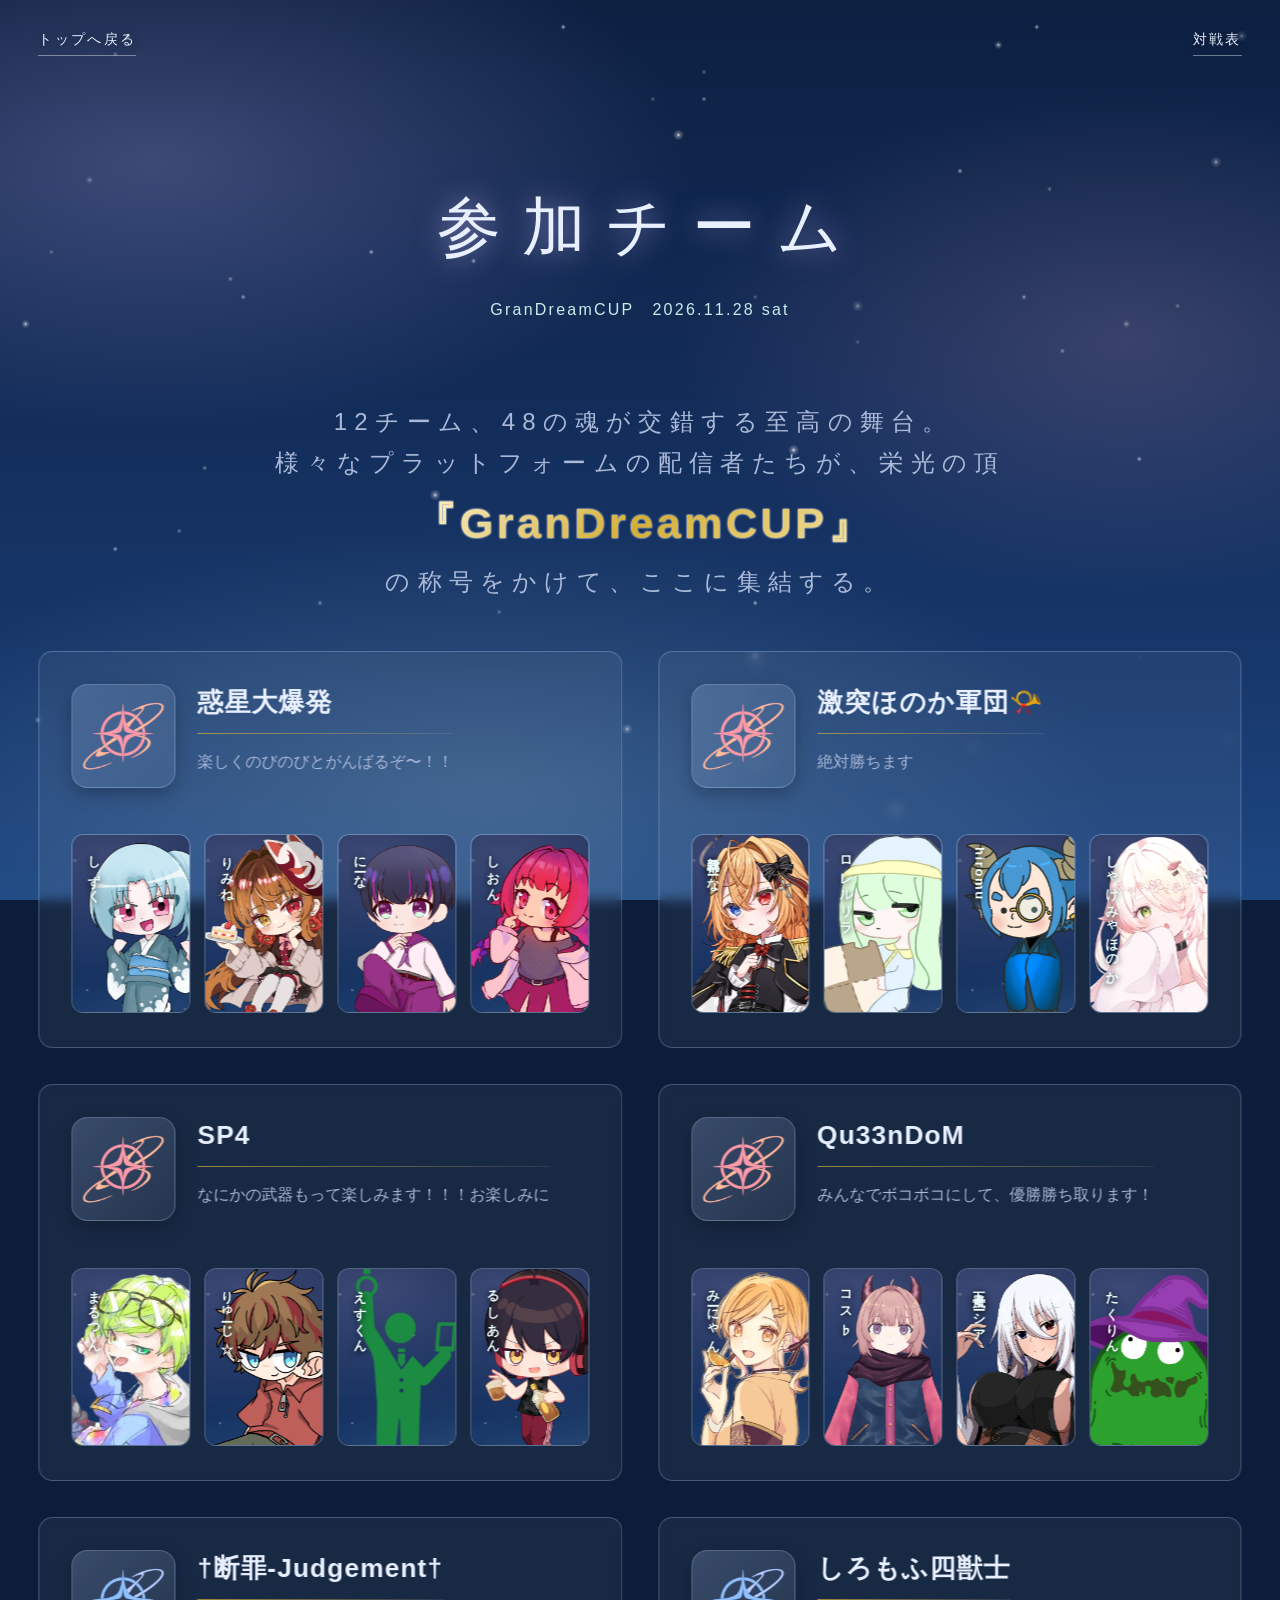
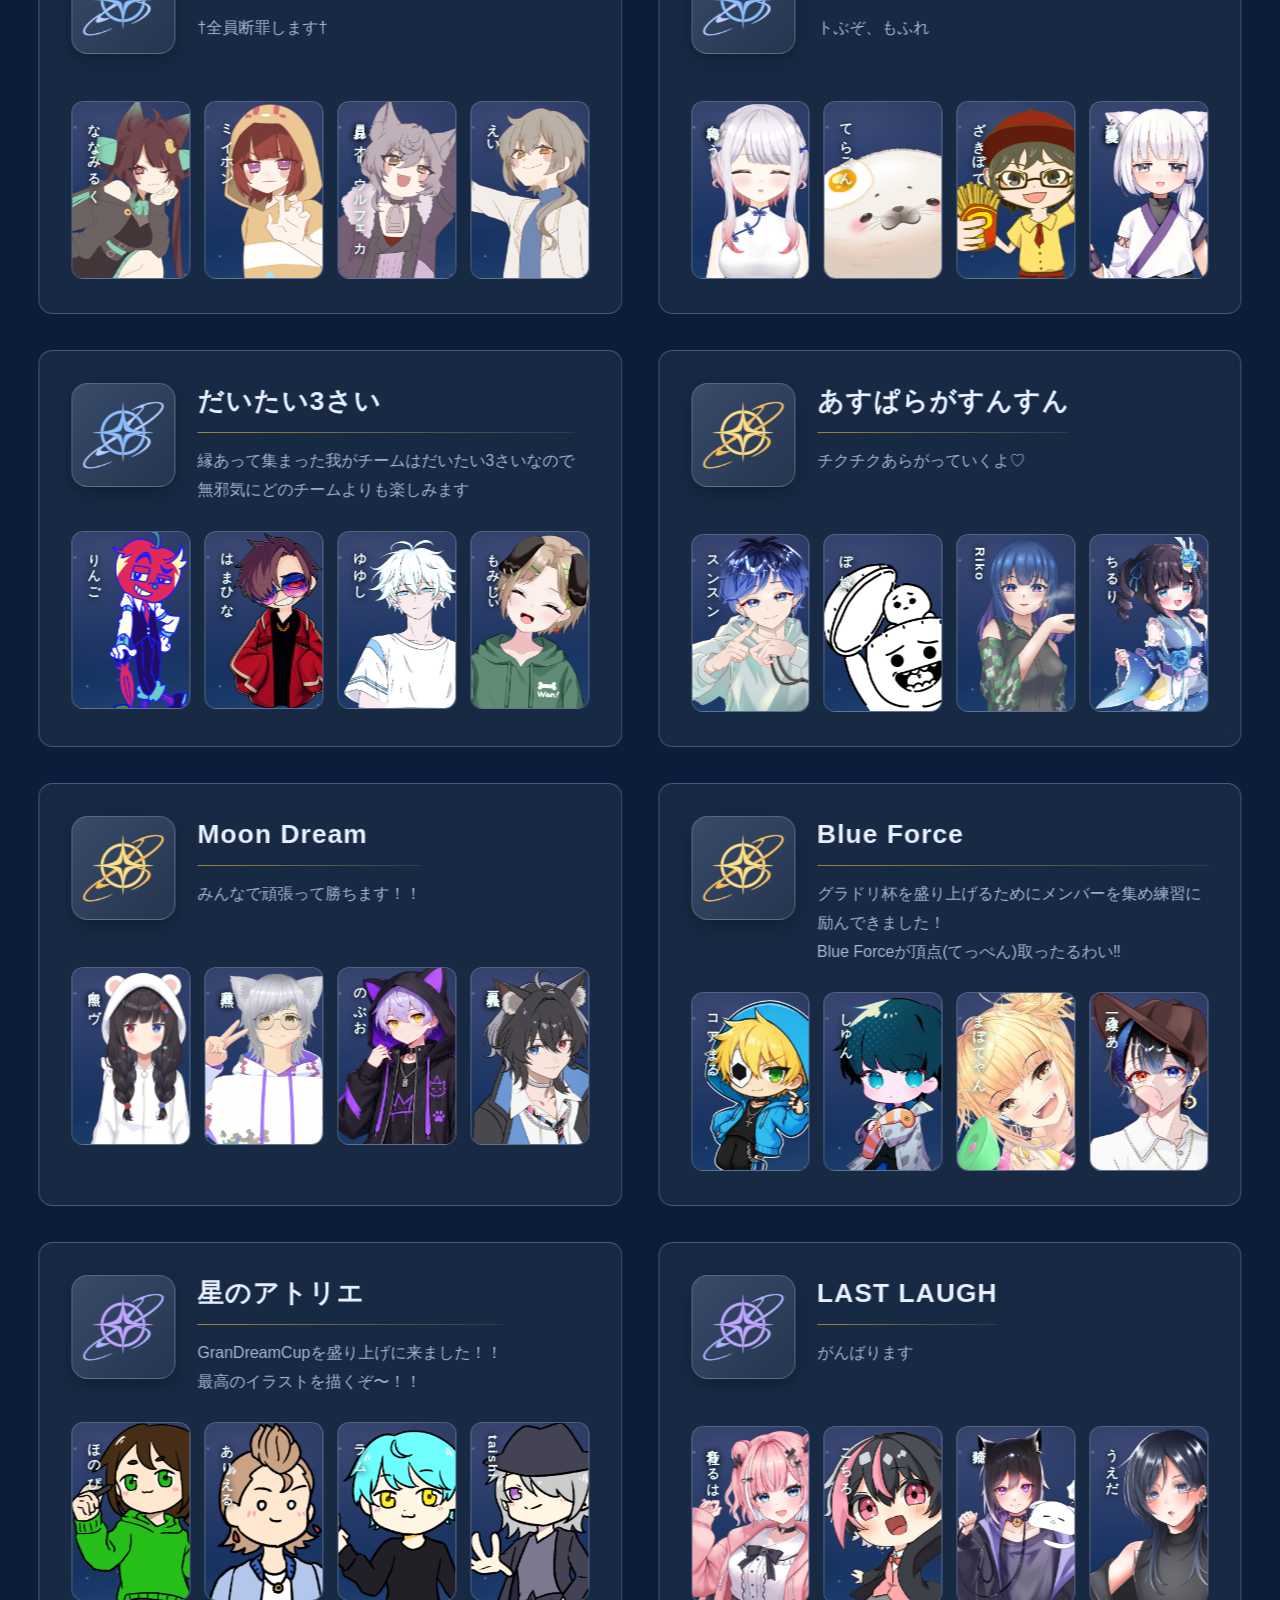
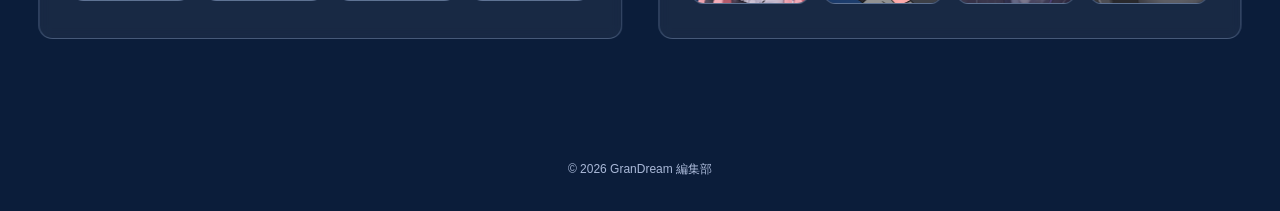
<file: teams.html>
<!DOCTYPE html>
<html lang="ja">
<head>
<meta charset="UTF-8">
<meta name="viewport" content="width=device-width, initial-scale=1.0">
<title>参加チーム紹介 | GraDreCUP</title>
<style>
  :root { --ink:#e8f0ff; --mute:#aab9d8; --line:rgba(190,215,255,.28); --mint:#c7eded; --pink:#f9b4d4; --lav:#cdbdff; --gold:#ffe2a8; }
  * { margin:0; padding:0; box-sizing:border-box; }
  body { font-family:'Helvetica Neue',Arial,'Hiragino Sans','Yu Gothic',sans-serif; color:var(--ink); line-height:1.7; background:#0b1d3a; }
  a { color:inherit; }
  a:focus-visible { outline:2px solid var(--mint); outline-offset:3px; }
  ul, ol { list-style:none; }

  /* 夜空：オーロラのような淡い色の滲み＋静止した星。動かない */
  .sky {
    position:fixed; inset:0; z-index:-1;
    background:
      radial-gradient(60vmax 30vmax at 12% 18%, rgba(205,189,255,.24), transparent 70%),
      radial-gradient(50vmax 28vmax at 88% 38%, rgba(249,180,212,.17), transparent 70%),
      radial-gradient(70vmax 30vmax at 38% 88%, rgba(199,237,237,.17), transparent 70%),
      radial-gradient(circle at 59% 73%, rgba(255,255,255,0.82) 0, rgba(255,255,255,0.29) 2px, transparent 5.6px),
      radial-gradient(circle at 59% 67%, rgba(255,255,255,0.82) 0, rgba(255,255,255,0.29) 1px, transparent 2.8px),
      radial-gradient(circle at 25% 67%, rgba(255,255,255,0.61) 0, rgba(255,255,255,0.21) 1px, transparent 2.8px),
      radial-gradient(circle at 14% 59%, rgba(255,255,255,0.52) 0, rgba(255,255,255,0.18) 1px, transparent 2.8px),
      radial-gradient(circle at 70% 90%, rgba(255,255,255,0.7) 0, rgba(255,255,255,0.24) 2px, transparent 5.6px),
      radial-gradient(circle at 59% 85%, rgba(255,255,255,0.76) 0, rgba(255,255,255,0.27) 1px, transparent 2.8px),
      radial-gradient(circle at 81% 3%, rgba(255,255,255,0.81) 0, rgba(255,255,255,0.28) 1px, transparent 2.8px),
      radial-gradient(circle at 9% 6%, rgba(255,255,255,0.45) 0, rgba(255,255,255,0.16) 1px, transparent 2.8px),
      radial-gradient(circle at 78% 5%, rgba(255,255,255,0.78) 0, rgba(255,255,255,0.27) 1.5px, transparent 4.2px),
      radial-gradient(circle at 58% 77%, rgba(255,255,255,0.81) 0, rgba(255,255,255,0.28) 1px, transparent 2.8px),
      radial-gradient(circle at 83% 39%, rgba(255,255,255,0.62) 0, rgba(255,255,255,0.22) 1px, transparent 2.8px),
      radial-gradient(circle at 60% 85%, rgba(255,255,255,0.5) 0, rgba(255,255,255,0.17) 1px, transparent 2.8px),
      radial-gradient(circle at 92% 34%, rgba(255,255,255,0.52) 0, rgba(255,255,255,0.18) 1px, transparent 2.8px),
      radial-gradient(circle at 67% 38%, rgba(255,255,255,0.37) 0, rgba(255,255,255,0.13) 1px, transparent 2.8px),
      radial-gradient(circle at 53% 15%, rgba(255,255,255,0.82) 0, rgba(255,255,255,0.29) 2px, transparent 5.6px),
      radial-gradient(circle at 10% 4%, rgba(255,255,255,0.82) 0, rgba(255,255,255,0.29) 1px, transparent 2.8px),
      radial-gradient(circle at 29% 28%, rgba(255,255,255,0.86) 0, rgba(255,255,255,0.3) 1px, transparent 2.8px),
      radial-gradient(circle at 62% 50%, rgba(255,255,255,0.89) 0, rgba(255,255,255,0.31) 2px, transparent 5.6px),
      radial-gradient(circle at 55% 11%, rgba(255,255,255,0.66) 0, rgba(255,255,255,0.23) 1px, transparent 2.8px),
      radial-gradient(circle at 88% 36%, rgba(255,255,255,0.54) 0, rgba(255,255,255,0.19) 1.5px, transparent 4.2px),
      radial-gradient(circle at 44% 3%, rgba(255,255,255,0.88) 0, rgba(255,255,255,0.31) 1px, transparent 2.8px),
      radial-gradient(circle at 19% 33%, rgba(255,255,255,0.74) 0, rgba(255,255,255,0.26) 1px, transparent 2.8px),
      radial-gradient(circle at 9% 61%, rgba(255,255,255,0.79) 0, rgba(255,255,255,0.28) 1px, transparent 2.8px),
      radial-gradient(circle at 89% 73%, rgba(255,255,255,0.45) 0, rgba(255,255,255,0.16) 1px, transparent 2.8px),
      radial-gradient(circle at 95% 18%, rgba(255,255,255,0.58) 0, rgba(255,255,255,0.2) 2px, transparent 5.6px),
      radial-gradient(circle at 16% 52%, rgba(255,255,255,0.58) 0, rgba(255,255,255,0.2) 1px, transparent 2.8px),
      radial-gradient(circle at 2% 36%, rgba(255,255,255,0.83) 0, rgba(255,255,255,0.29) 1.5px, transparent 4.2px),
      radial-gradient(circle at 4% 28%, rgba(255,255,255,0.45) 0, rgba(255,255,255,0.16) 1px, transparent 2.8px),
      radial-gradient(circle at 7% 20%, rgba(255,255,255,0.47) 0, rgba(255,255,255,0.16) 1.5px, transparent 4.2px),
      radial-gradient(circle at 3% 80%, rgba(255,255,255,0.53) 0, rgba(255,255,255,0.19) 1.5px, transparent 4.2px),
      radial-gradient(circle at 51% 11%, rgba(255,255,255,0.39) 0, rgba(255,255,255,0.14) 1px, transparent 2.8px),
      radial-gradient(circle at 76% 83%, rgba(255,255,255,0.48) 0, rgba(255,255,255,0.17) 1.5px, transparent 4.2px),
      radial-gradient(circle at 49% 81%, rgba(255,255,255,0.6) 0, rgba(255,255,255,0.21) 2px, transparent 5.6px),
      radial-gradient(circle at 75% 19%, rgba(255,255,255,0.83) 0, rgba(255,255,255,0.29) 1px, transparent 2.8px),
      radial-gradient(circle at 82% 21%, rgba(255,255,255,0.52) 0, rgba(255,255,255,0.18) 1px, transparent 2.8px),
      radial-gradient(circle at 80% 33%, rgba(255,255,255,0.75) 0, rgba(255,255,255,0.26) 1px, transparent 2.8px),
      radial-gradient(circle at 96% 82%, rgba(255,255,255,0.87) 0, rgba(255,255,255,0.3) 1px, transparent 2.8px),
      radial-gradient(circle at 89% 51%, rgba(255,255,255,0.84) 0, rgba(255,255,255,0.29) 1px, transparent 2.8px),
      radial-gradient(circle at 55% 8%, rgba(255,255,255,0.41) 0, rgba(255,255,255,0.14) 1px, transparent 2.8px),
      radial-gradient(circle at 67% 34%, rgba(255,255,255,0.48) 0, rgba(255,255,255,0.17) 2px, transparent 5.6px),
      radial-gradient(circle at 34% 55%, rgba(255,255,255,0.8) 0, rgba(255,255,255,0.28) 2px, transparent 5.6px),
      radial-gradient(circle at 39% 68%, rgba(255,255,255,0.45) 0, rgba(255,255,255,0.16) 1px, transparent 2.8px),
      radial-gradient(circle at 18% 31%, rgba(255,255,255,0.61) 0, rgba(255,255,255,0.21) 1px, transparent 2.8px),
      radial-gradient(circle at 37% 29%, rgba(255,255,255,0.85) 0, rgba(255,255,255,0.3) 1px, transparent 2.8px),
      radial-gradient(circle at 97% 4%, rgba(255,255,255,0.39) 0, rgba(255,255,255,0.14) 2px, transparent 5.6px),
      radial-gradient(circle at 59% 33%, rgba(255,255,255,0.38) 0, rgba(255,255,255,0.13) 1px, transparent 2.8px),
      linear-gradient(180deg,#0d2042 0%,#122b56 40%,#17386c 75%,#1e4782 100%);
  }

  .bar { display:flex; justify-content:space-between; padding:clamp(14px,3vh,28px) clamp(16px,3vw,40px); font-size:.9rem; letter-spacing:.16em; }
  .bar a { text-decoration:none; padding-bottom:4px; border-bottom:1px solid rgba(255,255,255,.4); text-shadow:0 1px 8px rgba(8,20,42,.6); }

  .title { text-align:center; padding:clamp(40px,10vh,100px) 20px clamp(32px,7vh,64px); }
  .title h1 { font-size:clamp(2.2rem,9vw,4rem); font-weight:300; letter-spacing:.32em; text-indent:.32em; text-shadow:0 0 28px rgba(205,189,255,.55); }
  .title p { margin-top:14px; color:var(--mint); letter-spacing:.14em; font-size:clamp(.85rem,3.4vw,1rem); }

  main { max-width:1100px; margin:0 auto; padding:0 clamp(16px,4vw,32px) 80px; }
  section + section { margin-top:clamp(56px,10vh,96px); }
  h2 { text-align:center; font-size:clamp(1.3rem,5vw,1.7rem); font-weight:400; letter-spacing:.3em; text-indent:.3em; }
  .lead { margin:16px auto 0; max-width:36em; text-align:center; color:var(--mute); font-size:1.5rem; }

  .card { background:rgba(255,255,255,.055); border:1px solid var(--line); border-radius:14px; padding:20px; backdrop-filter:blur(6px); }
  .card h3 { font-size:1.05rem; font-weight:600; letter-spacing:.12em; margin-bottom:12px; color:var(--lav); }

  footer { text-align:center; padding:40px 20px calc(32px + env(safe-area-inset-bottom,0px)); font-size:.75rem; color:var(--mute); }

  .teams {
    display: grid;
    grid-template-columns: repeat(2, minmax(0, 1fr));
    gap: 36px;
    width: min(94vw, 1520px); 
    margin-top: 48px;
    position: relative;
    left: 50%;
    transform: translateX(-50%);
  }

  @media (max-width: 1100px) {
    .teams {
      grid-template-columns: minmax(0, 1fr);
      width: 100%;
      left: auto;
      transform: none;
    }
  }

  .team {
    display: flex;
    flex-direction: column;
    gap: 26px;
    padding: 32px 32px 34px;
  }

  .team-head {
    display: flex;
    align-items: flex-start;
    gap: 22px;
  }

  .logo {
    flex: none;
    width: 104px;
    height: 104px;
    border-radius: 16px;
    overflow: hidden;
    border: 1px solid var(--line);
    background: linear-gradient(135deg, rgba(190, 215, 255, .2), rgba(255, 255, 255, .06));
    box-shadow: 0 6px 18px rgba(0, 0, 0, .25);
  }

  .logo img {
    display: block;
    width: 100%;
    height: 100%;
    object-fit: contain;
    padding: 10px;
  }

  .team-text {
    min-width: 0;
  }

  .card .team-name {
    margin: 0;
    font-size: 1.65rem;
    font-weight: 700;
    letter-spacing: .04em;
    line-height: 1.4;
    color: var(--ink);
    overflow-wrap: anywhere;
  }

  .team-name::after {
  content: '';
  display: block;
  width: 100%;
  height: 1px;
  margin: 12px 0 14px;
  background: linear-gradient(90deg, rgba(212, 175, 55, 0.7), rgba(255, 255, 255, 0.08));
}

  .team-desc {
    font-size: 1rem;
    line-height: 1.8;
    color: var(--mute);
  }

  .members {
    display: grid;
    grid-template-columns: repeat(4, minmax(0, 1fr));
    gap: 14px;
  }

  .mem {
    position: relative;
    aspect-ratio: 2 / 3;
    border-radius: 12px;
    overflow: hidden;
    border: 1px solid var(--line);
    background: linear-gradient(160deg, rgba(190, 215, 255, .22), rgba(255, 255, 255, .05));
  }

  .mem img {
    display: block;
    width: 100%;
    height: 100%;
    object-fit: cover;
    object-position: center top;
  }

  .mem figcaption {
    position: absolute;
    top: 12px;
    left: 10px;
    writing-mode: vertical-rl;
    font-size: .82rem;
    font-weight: 600;
    letter-spacing: .12em;
    color: #effffe;
    text-shadow: 0 1px 6px rgba(0, 0, 0, 1);
  }

  @media (max-width: 520px) {
    .team { padding: 20px 18px 22px; gap: 18px; }
    .logo { width: 68px; height: 68px; }
    .card .team-name { font-size: 1.2rem; }
    .team-desc { font-size: .85rem; }
    .members { gap: 8px; }
    .mem figcaption { font-size: .65rem; top: 6px; left: 4px; }
  }


.lead strong {
  display: inline-block;
  font-size: 1.8em;
  font-weight: 800;
  letter-spacing: 0.08em;
  line-height: 1.3;
  margin: 0.25em 0;

  background: linear-gradient(135deg, #fff6d6 0%, #d4af37 50%, #f3e5ab 100%);
  -webkit-background-clip: text;
  -webkit-text-fill-color: transparent;

  filter:
    drop-shadow( 1px  1px 0 rgba(255, 255, 255, 0.2))
    drop-shadow(-1px  1px 0 rgba(255, 255, 255, 0.2))
    drop-shadow( 1px -1px 0 rgba(255, 255, 255, 0.2))
    drop-shadow(-1px -1px 0 rgba(255, 255, 255, 0.2))
}

@media (max-width: 520px) {
  .lead strong {
    font-size: 1.45em;
  }
}
</style>
</head>
<body>
<div class="sky" aria-hidden="true"></div>
<header class="bar">
  <a href="index.html">トップへ戻る</a>
  <a href="bracket.html">対戦表</a>
</header>

<div class="title">
  <h1>参加チーム</h1>
  <p>GranDreamCUP　2026.11.28 sat</p>
</div>

<main>
  <section>
    <h2 class="lead">12チーム、48の魂が交錯する至高の舞台。
      <br>様々なプラットフォームの配信者たちが、栄光の頂
      <br><strong>『GranDreamCUP』</strong>
      <br>の称号をかけて、ここに集結する。</h2>
    <div class="teams">
      <article class="card team">
        <div class="team-head">
          <div class="logo"><img src="images\装飾\ベテルギウス.png" alt="" loading="lazy" onerror="this.remove()"></div>
          <div class="team-text">
            <h3 class="team-name">惑星大爆発</h3>
            <p class="team-desc" style="margin-bottom: 2em;">楽しくのびのびとがんばるぞ〜！！</p>
          </div>
        </div>
        <div class="members"><figure class="mem"><a href="https://x.com/sizuk3141592"><img src="images\012_惑星大爆発\しずく.png" alt="" loading="lazy" onerror="this.remove()"><figcaption>しずく</figcaption></a></figure><figure class="mem"><a href="https://x.com/camellia_1115"><img src="images\012_惑星大爆発\りみね.png" alt="" loading="lazy" onerror="this.remove()"><figcaption>りみね</figcaption></a></figure><figure class="mem"><a href="https://x.com/Niena0305"><img src="images\012_惑星大爆発\にーな.png" alt="" loading="lazy" onerror="this.remove()"><figcaption>にーな</figcaption></a></figure><figure class="mem"><a href="https://x.com/shion_hhyg0815"><img src="images\012_惑星大爆発\しおん.png" alt="" loading="lazy" onerror="this.remove()"><figcaption>しおん</figcaption></a></figure></div>
      </article>
      <article class="card team">
        <div class="team-head">
          <div class="logo"><img src="images\装飾\ベテルギウス.png" alt="" loading="lazy" onerror="this.remove()"></div>
          <div class="team-text">
            <h3 class="team-name">激突ほのか軍団📯</h3>
            <p class="team-desc" style="margin-bottom: 2em;">絶対勝ちます</p>
          </div>
        </div>
        <div class="members"><figure class="mem"><a href="https://x.com/_Neetnina"><img src="images\003_激突ほのか軍団📯\新都にーな.png" alt="" loading="lazy" onerror="this.remove()"><figcaption>新都にーな</figcaption></a></figure><figure class="mem"><a href="https://x.com/LoLeLu_R"><img src="images\003_激突ほのか軍団📯\ロレルリラ.png" alt="" loading="lazy" onerror="this.remove()"><figcaption>ロレルリラ</figcaption></a></figure><figure class="mem"><a href="https://x.com/ash_hiromu"><img src="images\003_激突ほのか軍団📯\hiromu.png" alt="" loading="lazy" onerror="this.remove()"><figcaption>hiromu</figcaption></a></figure><figure class="mem"><a href="https://x.com/Salmon_H_"><img src="images\003_激突ほのか軍団📯\しゃけみゃほのか。.png" alt="" loading="lazy" onerror="this.remove()"><figcaption>しゃけみゃほのか。</figcaption></a></figure></div>
      </article>
      <article class="card team">
        <div class="team-head">
          <div class="logo"><img src="images\装飾\ベテルギウス.png" alt="" loading="lazy" onerror="this.remove()"></div>
          <div class="team-text">
            <h3 class="team-name">SP4</h3>
            <p class="team-desc" style="margin-bottom: 2em;">なにかの武器もって楽しみます！！！お楽しみに</p>
          </div>
        </div>
        <div class="members"><figure class="mem"><a href="https://x.com/Marutun1008"><img src="images\005_SP4\まるつん.png" alt="" loading="lazy" onerror="this.remove()"><figcaption>まるつん</figcaption></a></figure><figure class="mem"><a href="https://x.com/ryuzi_game"><img src="images\005_SP4\りゅーじ☆.png" alt="" loading="lazy" onerror="this.remove()"><figcaption>りゅーじ☆</figcaption></a></figure><figure class="mem"><a href="https://x.com/miduki_1326"><img src="images\005_SP4\えすくん.png" alt="" loading="lazy" onerror="this.remove()"><figcaption>えすくん</figcaption></a></figure><figure class="mem"><a href="https://x.com/1902_Crows"><img src="images\005_SP4\るしあん.png" alt="" loading="lazy" onerror="this.remove()"><figcaption>るしあん</figcaption></a></figure></div>
      </article>
      <article class="card team">
        <div class="team-head">
          <div class="logo"><img src="images\装飾\ベテルギウス.png" alt="" loading="lazy" onerror="this.remove()"></div>
          <div class="team-text">
            <h3 class="team-name">Qu33nDoM</h3>
            <p class="team-desc" style="margin-bottom: 2em;">みんなでボコボコにして、優勝勝ち取ります！</p>
          </div>
        </div>
        <div class="members"><figure class="mem"><a href="https://x.com/mi_nyan4"><img src="images\013_北の万次郎\みーにゃん.png" alt="" loading="lazy" onerror="this.remove()"><figcaption>みーにゃん</figcaption></a></figure><figure class="mem"><a href="https://x.com/cosu_gathering"><img src="images\013_北の万次郎\コス♭.png" alt="" loading="lazy" onerror="this.remove()"><figcaption>コス♭</figcaption></a></figure><figure class="mem"><a href="https://x.com/messiah_vtuber"><img src="images\013_北の万次郎\五十嵐ミーシア.png" alt="" loading="lazy" onerror="this.remove()"><figcaption>五十嵐ミーシア</figcaption></a></figure><figure class="mem"><a href="https://x.com/Shocker_Rin"><img src="images\013_北の万次郎\たくりん.png" alt="" loading="lazy" onerror="this.remove()"><figcaption>たくりん</figcaption></a></figure></div>
      </article>
      <article class="card team">
        <div class="team-head">
          <div class="logo"><img src="images\装飾\シリウス.png" alt="" loading="lazy" onerror="this.remove()"></div>
          <div class="team-text">
            <h3 class="team-name">†断罪-Judgement†</h3>
            <p class="team-desc" style="margin-bottom: 2em;">†全員断罪します†</p>
          </div>
        </div>
        <div class="members"><figure class="mem"><a href="https://x.com/nanamilk_live"><img src="images\001_†断罪-Judgement†\ななみるく.png" alt="" loading="lazy" onerror="this.remove()"><figcaption>ななみるく</figcaption></a></figure><figure class="mem"><a href="https://x.com/miihon3"><img src="images\001_†断罪-Judgement†\ミイホン.png" alt="" loading="lazy" onerror="this.remove()"><figcaption>ミイホン</figcaption></a></figure><figure class="mem"><a href="https://x.com/Tsukimi_leo"><img src="images\001_†断罪-Judgement†\月見月・レオ＝ウルフェカ.png" alt="" loading="lazy" onerror="this.remove()"><figcaption>月見月・レオ＝ウルフェカ</figcaption></a></figure><figure class="mem"><a href="https://x.com/ei_zZzZz"><img src="images\001_†断罪-Judgement†\えい.png" alt="" loading="lazy" onerror="this.remove()"><figcaption>えい</figcaption></a></figure></div>
      </article>
      <article class="card team">
        <div class="team-head">
          <div class="logo"><img src="images\装飾\シリウス.png" alt="" loading="lazy" onerror="this.remove()"></div>
          <div class="team-text">
            <h3 class="team-name">しろもふ四獣士</h3>
            <p class="team-desc" style="margin-bottom: 2em;">トぶぞ、もふれ</p>
          </div>
        </div>
        <div class="members"><figure class="mem"><a href="https://x.com/shiraume_meu"><img src="images/008_しろもふ四獣士/白梅めう.png" alt="" loading="lazy" onerror="this.remove()"><figcaption>白梅めう</figcaption></a></figure><figure class="mem"><a href="https://x.com/teragon1117"><img src="images/008_しろもふ四獣士/てらごん.png" alt="" loading="lazy" onerror="this.remove()"><figcaption>てらごん</figcaption></a></figure><figure class="mem"><a href="https://x.com/zaki85poteto"><img src="images/008_しろもふ四獣士/ざきぽて.png" alt="" loading="lazy" onerror="this.remove()"><figcaption>ざきぽて</figcaption></a></figure><figure class="mem"><a href="https://x.com/Kosen_Miraira"><img src="images/008_しろもふ四獣士/狐仙心愛羅.png" alt="" loading="lazy" onerror="this.remove()"><figcaption>狐仙心愛羅</figcaption></a></figure></div>
      </article>
      <article class="card team">
        <div class="team-head">
          <div class="logo"><img src="images\装飾\シリウス.png" alt="" loading="lazy" onerror="this.remove()"></div>
          <div class="team-text">
            <h3 class="team-name">だいたい3さい</h3>
            <p class="team-desc">縁あって集まった我がチームはだいたい3さいなので<br>無邪気にどのチームよりも楽しみます</p>
          </div>
        </div>
        <div class="members"><figure class="mem"><a href="https://x.com/mahiru8sh_game"><img src="images\009_だいたい3さい\りんご.png" alt="" loading="lazy" onerror="this.remove()"><figcaption>りんご</figcaption></a></figure><figure class="mem"><a href="https://x.com/HamazarasHina"><img src="images\009_だいたい3さい\はまひな.png" alt="" loading="lazy" onerror="this.remove()"><figcaption>はまひな</figcaption></a></figure><figure class="mem"><a href="https://x.com/yuyusi_daro"><img src="images\009_だいたい3さい\ゆゆし.png" alt="" loading="lazy" onerror="this.remove()"><figcaption>ゆゆし</figcaption></a></figure><figure class="mem"><a href="https://x.com/0_0mmj"><img src="images\009_だいたい3さい\もみじぃ.png" alt="" loading="lazy" onerror="this.remove()"><figcaption>もみじぃ</figcaption></a></figure></div>
      </article>
      <article class="card team">
        <div class="team-head">
          <div class="logo"><img src="images\装飾\プロキオン.png" alt="" loading="lazy" onerror="this.remove()"></div>
          <div class="team-text">
            <h3 class="team-name">あすぱらがすんすん</h3>
            <p class="team-desc" style="margin-bottom: 2em;">チクチクあらがっていくよ♡</p>
          </div>
        </div>
        <div class="members"><figure class="mem"><a href="https://x.com/sunsun_0312"><img src="images\011_あすぱらがすんすん\スンスン.png" alt="" loading="lazy" onerror="this.remove()"><figcaption>スンスン</figcaption></a></figure><figure class="mem"><a href="https://x.com/Tnamoti0624"><img src="images\011_あすぱらがすんすん\ぽ嫁.png" alt="" loading="lazy" onerror="this.remove()"><figcaption>ぽ嫁</figcaption></a></figure><figure class="mem"><a href="https://x.com/Riko_0925"><img src="images\011_あすぱらがすんすん\Riko.png" alt="" loading="lazy" onerror="this.remove()"><figcaption>Riko</figcaption></a></figure><figure class="mem"><a href="https://x.com/svb_chunpi"><img src="images\011_あすぱらがすんすん\ちるり.png" alt="" loading="lazy" onerror="this.remove()"><figcaption>ちるり</figcaption></a></figure></div>
      </article>
      <article class="card team">
        <div class="team-head">
          <div class="logo"><img src="images\装飾\プロキオン.png" alt="" loading="lazy" onerror="this.remove()"></div>
          <div class="team-text">
            <h3 class="team-name">Moon Dream</h3>
            <p class="team-desc" style="margin-bottom: 2em;">みんなで頑張って勝ちます！！</p>
          </div>
        </div>
        <div class="members"><figure class="mem"><a href="https://x.com/ShirakumaEve"><img src="images\002_Moon Dream\白熊イヴ.png" alt="" loading="lazy" onerror="this.remove()"><figcaption>白熊イヴ</figcaption></a></figure><figure class="mem"><a href="https://x.com/oborozukizen"><img src="images\002_Moon Dream\朧月然.png" alt="" loading="lazy" onerror="this.remove()"><figcaption>朧月然</figcaption></a></figure><figure class="mem"><a href="https://x.com/nobuo831?s=11&t=eA88Wf8yZ-s6RXIbqruVGQ"><img src="images\002_Moon Dream\のぶお.png" alt="" loading="lazy" onerror="this.remove()"><figcaption>のぶお</figcaption></a></figure><figure class="mem"><a href="https://x.com/MitsukiKuroko_v"><img src="images\002_Moon Dream\三月黒狐.png" alt="" loading="lazy" onerror="this.remove()"><figcaption>三月黒狐</figcaption></a></figure></div>
      </article>
      <article class="card team">
        <div class="team-head">
          <div class="logo"><img src="images\装飾\プロキオン.png" alt="" loading="lazy" onerror="this.remove()"></div>
          <div class="team-text">
            <h3 class="team-name">Blue Force</h3>
            <p class="team-desc">グラドリ杯を盛り上げるためにメンバーを集め練習に励んできました！<br>Blue Forceが頂点(てっぺん)取ったるわい‼️</p>
          </div>
        </div>
        <div class="members"><figure class="mem"><a href="https://x.com/Koamaru1020"><img src="images\007_Blue Force\コアまる。.png" alt="" loading="lazy" onerror="this.remove()"><figcaption>コアまる。</figcaption></a></figure><figure class="mem"><a href="https://x.com/shun_shun_1111"><img src="images\007_Blue Force\しゅん.png" alt="" loading="lazy" onerror="this.remove()"><figcaption>しゅん</figcaption></a></figure><figure class="mem"><a href="https://x.com/Mabo_Ondore_"><img src="images\007_Blue Force\まぼてゃん.png" alt="" loading="lazy" onerror="this.remove()"><figcaption>まぼてゃん</figcaption></a></figure><figure class="mem"><a href="https://x.com/ichi_ru_09"><img src="images\007_Blue Force\一縷るあ.png" alt="" loading="lazy" onerror="this.remove()"><figcaption>一縷るあ</figcaption></a></figure></div>
      </article>
      <article class="card team">
        <div class="team-head">
          <div class="logo"><img src="images\装飾\ポラリス.png" alt="" loading="lazy" onerror="this.remove()"></div>
          <div class="team-text">
            <h3 class="team-name">星のアトリエ</h3>
            <p class="team-desc">GranDreamCupを盛り上げに来ました！！<br>最高のイラストを描くぞ〜！！</p>
          </div>
        </div>
        <div class="members"><figure class="mem"><a href="https://x.com/otocafeart_hnk2"><img src="images\006_星のアトリエ\ほのぴ.png" alt="" loading="lazy" onerror="this.remove()"><figcaption>ほのぴ</figcaption></a></figure><figure class="mem"><a href="https://x.com/kmdbhkn_t"><img src="images\006_星のアトリエ\ありえる.png" alt="" loading="lazy" onerror="this.remove()"><figcaption>ありえる</figcaption></a></figure><figure class="mem"><a href="https://x.com/ramu_ch_"><img src="images\006_星のアトリエ\ラム.png" alt="" loading="lazy" onerror="this.remove()"><figcaption>ラム</figcaption></a></figure><figure class="mem"><a href="https://x.com/taishi05"><img src="images\006_星のアトリエ\taishi.png" alt="" loading="lazy" onerror="this.remove()"><figcaption>taishi</figcaption></a></figure></div>
      </article>      
      <article class="card team">
        <div class="team-head">
          <div class="logo"><img src="images\装飾\ポラリス.png" alt="" loading="lazy" onerror="this.remove()"></div>
          <div class="team-text">
            <h3 class="team-name">LAST LAUGH</h3>
            <p class="team-desc" style="margin-bottom: 2em;">がんばります</p>
          </div>
        </div>
        <div class="members"><figure class="mem"><a href="https://x.com/otomori_chiruha"><img src="images\004_LAST LAUGH\音社ちるは.png" alt="" loading="lazy" onerror="this.remove()"><figcaption>音社ちるは</figcaption></a></figure><figure class="mem"><a href="https://x.com/koshiro_cas"><img src="images\004_LAST LAUGH\こちろ.png" alt="" loading="lazy" onerror="this.remove()"><figcaption>こちろ</figcaption></a></figure><figure class="mem"><a href="https://x.com/suzu4plus"><img src="images\004_LAST LAUGH\鈴猫.png" alt="" loading="lazy" onerror="this.remove()"><figcaption>鈴猫</figcaption></a></figure><figure class="mem"><a href="https://x.com/seldom3331"><img src="images\004_LAST LAUGH\うえだ.png" alt="" loading="lazy" onerror="this.remove()"><figcaption>うえだ</figcaption></a></figure></div>
      </article>   
    </div>
  </section>
</main>

<footer>&copy; 2026 GranDream 編集部</footer>
</body>
</html>
</file>
<file: style.css>
* {
      margin: 0;
      padding: 0;
      box-sizing: border-box;
    }


    body,
    html {
      width: 100%;
      font-family: 'Helvetica Neue', Arial, sans-serif;
      background-color: #0b1d3a;
      color: #ffffff;
    }



    :root {
      --pin: 80vh;
    }

    .hero-scroll {
      position: relative;
      height: calc(100vh + var(--pin));
      height: calc(100svh + var(--pin));
    }


    .hero-section {
      position: sticky;
      top: 0;
      width: 100%;
      height: 100vh;
      height: 100svh;
      background: linear-gradient(180deg, #0d2042 0%, #122b56 40%, #17386c 75%, #1e4782 100%);
      overflow: hidden;
    }


    .sky-layer {
      position: absolute;
      inset: 0;
      pointer-events: none;
      will-change: transform;
    }


    .star.twinkle {
      animation: twinkle var(--d, 3s) ease-in-out var(--delay, 0s) infinite;
    }

    @keyframes twinkle {

      0%,
      100% {
        opacity: var(--o);
      }

      50% {
        opacity: calc(var(--o) * 0.2);
      }
    }


    .shooting-star {
      position: absolute;
      width: 140px;
      height: 2px;
      border-radius: 2px;
      background: linear-gradient(90deg, rgba(255, 246, 76, 0), #ffffff);
      filter: drop-shadow(0 0 4px rgba(186, 230, 253, 0.9));
      opacity: 0;
      pointer-events: none;
      animation: shoot 1.1s ease-out forwards;
    }

    @keyframes shoot {
      0% {
        opacity: 0;
        transform: rotate(var(--angle)) translateX(0);
      }

      15% {
        opacity: 1;
      }

      100% {
        opacity: 0;
        transform: rotate(var(--angle)) translateX(var(--dist));
      }
    }


    .hero-content {
      position: absolute;
      top: 38%;
      left: 50%;
      transform: translate(-50%, -50%);
      z-index: 5;
      text-align: center;
      text-shadow: 0 4px 20px rgba(8, 20, 42, 0.7);
      will-change: transform, opacity;
      width: 90%;
      max-width: 800px;
    }


    .hero-inner {
      opacity: 0;
      transform: translateY(20px);
    }


    .hero-inner.animate {
      animation: heroFadeIn 1.2s cubic-bezier(0.16, 1, 0.3, 1) forwards;
    }

    @keyframes heroFadeIn {
      0% {
        opacity: 0;
        transform: translateY(20px);
      }

      100% {
        opacity: 1;
        transform: translateY(0);
      }
    }

    .hero-content h1 {
      font-size: clamp(2.2rem, 10vw, 3.5rem);
      font-weight: 300;
      letter-spacing: clamp(2px, 1.2vw, 6px);
      margin-bottom: 1rem;
      color: #ffffff;
    }

    .hero-content p {
      font-size: clamp(0.95rem, 3.6vw, 1.15rem);
      opacity: 0.9;
      letter-spacing: clamp(1px, 0.5vw, 2px);
      color: #e0f2fe;
    }


    .cloud-layer {
      position: absolute;
      left: 0;
      width: 100%;
      pointer-events: none;
      will-change: transform;
    }

    .cloud-layer.back {
      bottom: 6vh;
      height: 50vh;
      z-index: 8;
    }

    .cloud-layer.front {
      bottom: -2px;
      height: 46vh;
      z-index: 10;
    }


    .cloud-body {
      position: absolute;
      left: 0;
      right: 0;
      top: calc(100% - 1px);
      height: 150vh;
      padding: clamp(20px, 5vh, 48px) 20px 0;

      background: linear-gradient(180deg, #f8fafc 0, var(--bg, #f8fafc) 80px);
      color: #1e293b;
      pointer-events: auto;
    }

    .overview {
      max-width: 560px;
      margin: 0 auto;
    }

    .overview h2 {
      font-size: clamp(1.3rem, 5vw, 1.7rem);
      font-weight: 400;
      letter-spacing: 0.2em;
      text-align: center;
      margin-bottom: clamp(14px, 3vh, 28px);
    }

    .overview dl {
      display: grid;
      grid-template-columns: 5.5em 1fr;
    }

    .overview dt,
    .overview dd {
      padding: clamp(10px, 1.8vh, 16px) 0;
      border-bottom: 1px solid #dbe4ef;
      font-size: clamp(0.9rem, 3.8vw, 1.05rem);
      line-height: 1.6;
    }

    .overview dt {
      color: #1d4ed8;
      font-weight: 600;
    }

    .overview dd {
      color: #334155;
    }

    .overview h2,
    .overview dt,
    .overview dd {
      transition: color 0.4s, border-color 0.4s;
    }


    .cloud-body.dark,
    .maps.dark {
      color: #fff7ee;
    }

    .cloud-body.dark .overview dt {
      color: #ffe2a8;
    }

    .cloud-body.dark .overview dd {
      color: #fff7ee;
    }

    .cloud-body.dark .overview dt,
    .cloud-body.dark .overview dd {
      border-bottom-color: rgba(255, 255, 255, 0.35);
    }


    .cloud-drift {
      position: absolute;
      top: 0;
      left: -6%;
      width: 112%;
      height: 100%;
      animation: drift var(--drift, 24s) ease-in-out infinite alternate;
    }

    .cloud-drift.back {
      --drift: 32s;
      opacity: 0.95;
    }

    .cloud-drift.front {
      --drift: 22s;
      animation-direction: alternate-reverse;
    }

    @keyframes drift {
      from {
        transform: translateX(-2.5%);
      }

      to {
        transform: translateX(2.5%);
      }
    }

    .clouds-svg {
      width: 100%;
      height: 100%;
      display: block;
    }


    .next-section {
      position: relative;
      margin-top: -1px;
      z-index: 15;
      background: var(--bg, #f8fafc);
      color: #1e293b;
      transition: color 0.4s;
    }


    .tt-scroll {
      --tt-step: 60vh;
      --tt-count: 4;
      position: relative;
      height: calc(100vh + var(--tt-step) * var(--tt-count));
      height: calc(100svh + var(--tt-step) * var(--tt-count));
    }

    .tt-stage {
      position: sticky;
      top: 0;
      height: 100vh;
      height: 100svh;
      display: grid;
      grid-template-columns: clamp(150px, 26vw, 300px) minmax(0, 1fr);
      gap: clamp(16px, 5vw, 64px);
      align-items: center;
      padding: 0 24px 0 clamp(24px, 8vw, 160px);
    }


    .timetable h2 {
      font-size: 18px;
      letter-spacing: 0.1em;
      color: #334155;
      border-bottom: 2px solid #e2e8f0;
      padding-bottom: 8px;
      margin-bottom: 20px;
      transition: color 0.4s, border-color 0.4s;
    }

    .tt-list {
      --track: #cbd5e1;
      --accent: #818cf8;
      --fill: 0;
      position: relative;
      list-style: none;
      padding-left: 24px;
      display: flex;
      flex-direction: column;
      gap: 24px;
    }

    .tt-list::before,
    .tt-list::after {
      content: '';
      position: absolute;
      left: 0;
      top: 0;
      width: 2px;
    }

    .tt-list::before {
      bottom: 0;
      background: var(--track);
      transition: background 0.4s;
    }

    .tt-list::after {
      height: calc(var(--fill) * 100%);
      background: var(--accent);
      transition: height 0.5s ease, background 0.4s;
    }

    .tt-item {
      position: relative;
      cursor: pointer;
    }

    .tt-dot {
      position: absolute;
      left: -27px;
      top: 4px;
      width: 8px;
      height: 8px;
      border-radius: 50%;
      background: #94a3b8;
      transition: background 0.4s, transform 0.4s;
    }

    .tt-label {
      font-size: 12px;
      color: #5b6b82;
      transition: color 0.4s;
    }

    .tt-time {
      margin-top: 2px;
      font-size: 18px;
      font-weight: bold;
      color: #5b6b82;
      transition: color 0.4s;
    }

    .tt-main .tt-dot {
      left: -29px;
      top: 2px;
      width: 12px;
      height: 12px;
    }

    .tt-main .tt-label {
      font-weight: bold;
    }

    .tt-main .tt-time {
      font-size: 20px;
    }

    .tt-item.past .tt-dot {
      background: #818cf8;
    }

    .tt-item.active .tt-dot {
      background: #818cf8;
      transform: scale(1.35);
    }

    .tt-item.active .tt-label {
      color: #6366f1;
    }

    .tt-item.active .tt-time {
      color: #1e293b;
    }


    .tt-panels {
      display: grid;
      max-width: 920px;
    }

    .tt-panel {
      grid-area: 1 / 1;
      opacity: 0;
      transform: translateY(14px);
      pointer-events: none;
      transition: opacity 0.5s ease, transform 0.5s ease;
    }

    .tt-panel.active {
      opacity: 1;
      transform: none;
      pointer-events: auto;
    }

    .tt-img {
      aspect-ratio: 16 / 9;

      width: min(100%, calc(52vh * 16 / 9));
      width: min(100%, calc(52svh * 16 / 9));
      border-radius: 14px;
      overflow: hidden;
      display: grid;
      place-items: center;
      background: linear-gradient(135deg, #bae6fd, #e0f2fe);
      color: #64748b;
      font-size: 0.85rem;
      letter-spacing: 0.1em;
      transition: background 0.4s;
    }

    .tt-img img {
      width: 100%;
      height: 100%;
      object-fit: cover;
      display: block;
    }

    .tt-ptime {
      margin-top: 16px;
      font-size: 0.85rem;
      font-weight: bold;
      letter-spacing: 0.1em;
      color: #6366f1;
    }

    .tt-panel h3 {
      margin-top: 2px;
      font-size: clamp(1.2rem, 4vw, 1.6rem);
      font-weight: 600;
      color: #1e293b;
    }

    .tt-panel p.tt-text {
      margin-top: 8px;
      font-size: clamp(0.88rem, 3.4vw, 1rem);
      line-height: 1.8;
      color: #475569;
    }

    .tt-ptime,
    .tt-panel h3,
    .tt-panel p.tt-text {
      transition: color 0.4s;
    }


    .maps.dark .timetable h2 {
      color: #fff7ee;
      border-bottom-color: rgba(255, 255, 255, 0.35);
    }

    .maps.dark .tt-list {
      --track: rgba(255, 255, 255, 0.35);
      --accent: #ffe2a8;
    }

    .maps.dark .tt-dot {
      background: #e6bd98;
    }

    .maps.dark .tt-label,
    .maps.dark .tt-time {
      color: #f0d3b8;
    }

    .maps.dark .tt-item.past .tt-dot {
      background: #ffe2a8;
    }

    .maps.dark .tt-item.active .tt-dot {
      background: #ffe2a8;
    }

    .maps.dark .tt-item.active .tt-label {
      color: #ffe2a8;
    }

    .maps.dark .tt-item.active .tt-time {
      color: #fff7ee;
    }

    .maps.dark .tt-img {
      background: linear-gradient(135deg, #7f8fd0, #3f4f94);
      color: #f5dcc6;
    }

    .maps.dark .tt-ptime {
      color: #ffe2a8;
    }

    .maps.dark .tt-panel h3 {
      color: #fff7ee;
    }

    .maps.dark .tt-panel p.tt-text {
      color: #fbeadb;
    }


    .maps {
      padding: clamp(72px, 12vh, 120px) 24px clamp(80px, 14vh, 140px) clamp(24px, 8vw, 160px);
    }

    .maps-inner {
      display: grid;
      grid-template-columns: clamp(150px, 26vw, 300px) minmax(0, 1fr);
      gap: clamp(16px, 5vw, 64px);
      align-items: start;
    }

    .maps-head {
      position: sticky;
      top: 14vh;
    }

    .map-grid {
      list-style: none;
      display: grid;
      grid-template-columns: repeat(3, minmax(0, 1fr));
      gap: clamp(10px, 2vw, 20px);
      max-width: 920px;
    }

    .map-img {
      aspect-ratio: 16 / 9;
      overflow: hidden;
      position: relative;

      border-radius: 3px;
      border: 1px solid rgba(190, 215, 255, 0.65);
      box-shadow: 0 0 0 4px rgba(190, 215, 255, 0.12);
      display: grid;
      place-items: center;
      background: linear-gradient(135deg, #bae6fd, #e0f2fe);
      color: #64748b;
      font-size: 0.75rem;
      letter-spacing: 0.1em;
      transition: background 0.4s, box-shadow 0.3s, transform 0.3s;
    }

    .map-img::after {
      content: '';
      position: absolute;
      inset: 0;
      pointer-events: none;
      box-shadow: inset 0 0 28px rgba(8, 16, 48, 0.45);
    }

    /* .map-grid li:hover .map-img {
      transform: translateY(-3px);
      box-shadow: 0 0 0 4px #ffffff, 0 0 0 5px rgba(129, 140, 248, 0.9), 0 16px 28px rgba(60, 70, 120, 0.32);
    }*/
    .map-img img {
      width: 100%;
      height: 100%;
      object-fit: cover;
      display: block;
    }

    .map-name {
      margin-top: 8px;
      font-size: clamp(0.78rem, 2.6vw, 0.95rem);
      font-weight: 600;
      color: #334155;
      transition: color 0.4s;
    }

    .map-name span {
      margin-right: 0.5em;
      color: #3730a3;
      font-weight: bold;
      transition: color 0.4s;
    }

    .maps.dark .map-img {
      background: linear-gradient(135deg, #7f8fd0, #3f4f94);
      color: #f5dcc6;
    }

    /*.maps.dark .map-grid li:hover .map-img {
      box-shadow: 0 0 0 4px rgba(255, 255, 255, 0.16), 0 0 0 5px rgba(255, 226, 168, 0.7), 0 16px 30px rgba(0, 0, 0, 0.5);
    }*/
    .maps.dark .map-name {
      color: #fff7ee;
    }

    .maps.dark .map-name span {
      color: #ffe2a8;
    }


    .comment {
      padding: clamp(72px, 12vh, 120px) 24px clamp(48px, 10vh, 100px);
    }

    .comment-inner {
      margin: 0 auto;
      display: grid;
      grid-template-columns: clamp(200px, 26vw, 280px) minmax(0, 1fr);
      gap: clamp(16px, 3vw, 32px);
      align-items: center;
      max-width: 1100px;
    }

    .cm-body {
      font-size: clamp(0.92rem, 3.4vw, 1.05rem);
      line-height: 2;
      color: #475569;
      transition: color 0.4s;
    }

    .cm-body+.cm-body {
      margin-top: 1em;
    }

    .cm-name {
      margin-top: 20px;
      font-weight: 600;
      color: #1e293b;
      text-align: left;
      transition: color 0.4s;
    }

    .cm-name small {
      display: block;
      font-size: 0.75rem;
      letter-spacing: 0.1em;
      color: #6366f1;
      transition: color 0.4s;
    }

    .cm-icon {
      position: relative;
      width: min(100%, 280px);
      aspect-ratio: 1;
      margin: 18px auto;
      padding: 8px;
      border-radius: 50%;
      background: linear-gradient(135deg, #a5c8ff, #f9b4d4);
      box-shadow: 0 10px 28px rgba(15, 36, 71, 0.28);
      transition: box-shadow 0.4s;
    }

    .cm-icon::before {
      content: '';
      position: absolute;
      inset: -14px;
      border-radius: 50%;
      border: 2px dashed rgba(165, 180, 252, 0.75);
      animation: cm-spin 40s linear infinite;
    }

    .cm-icon::after {
      content: '✦';
      position: absolute;
      top: 4%;
      right: 6%;
      font-size: 1.5rem;
      line-height: 1;
      color: #f9a8d4;
      text-shadow: 0 0 10px rgba(249, 168, 212, 0.7);
    }

    .cm-icon {
      order: -1;
      width: min(70%, 220px);
    }

    @keyframes cm-spin {
      to {
        transform: rotate(360deg);
      }
    }

    .cm-icon-frame {
      width: 100%;
      height: 100%;
      border-radius: 50%;
      overflow: hidden;
      border: 5px solid var(--bg, #f8fafc);
      background: linear-gradient(135deg, #bae6fd, #e0f2fe);
      display: grid;
      place-items: center;
      color: #64748b;
      font-size: 0.8rem;
      letter-spacing: 0.1em;
      transition: background 0.4s;
    }

    .cm-icon-frame img {
      width: 100%;
      height: 100%;
      object-fit: cover;
      display: block;
    }

    @media (prefers-reduced-motion: reduce) {
      .cm-icon::before {
        animation: none;
      }
    }

    .maps.dark .cm-body {
      color: #fbeadb;
    }

    .maps.dark .cm-name {
      color: #fff7ee;
    }

    .maps.dark .cm-name small {
      color: #ffe2a8;
    }

    .maps.dark .cm-icon {
      box-shadow: 0 10px 28px rgba(0, 0, 0, 0.5);
    }

    .maps.dark .cm-icon::before {
      border-color: rgba(255, 226, 168, 0.55);
    }

    .maps.dark .cm-icon-frame {
      background: linear-gradient(135deg, #7f8fd0, #3f4f94);
      color: #f5dcc6;
    }

    .night {
      position: sticky;
      top: 0;
      height: 100vh;
      height: 100svh;
      margin-bottom: -100vh;
      margin-bottom: -100svh;
      z-index: 0;
      pointer-events: none;
      opacity: var(--stars, 0);
      background: linear-gradient(180deg, #0d2042 0%, #122b56 40%, #17386c 75%, #1e4782 100%);
    }

    .comment,
    .tt-scroll,
    .maps {
      position: relative;
      z-index: 1;
    }



    .ov-link {
      margin-top: clamp(12px, 2.5vh, 22px);
      text-align: center;
    }

    .ov-link a {
      color: #64748b;
      font-size: clamp(0.8rem, 3.2vw, 0.9rem);
      letter-spacing: 0.06em;
      text-decoration: underline;
      text-underline-offset: 4px;
      transition: color 0.3s;
    }

    .ov-link a:hover {
      color: #334155;
    }


    .cloud-stack {
      position: fixed;
      right: clamp(12px, 2vw, 28px);
      bottom: calc(clamp(12px, 2vw, 28px) + env(safe-area-inset-bottom, 0px));
      z-index: 50;
      width: clamp(130px, 18vw, 190px);
      display: flex;
      flex-direction: column;
      opacity: 0;
      transform: translateY(16px);
      pointer-events: none;
      transition: opacity 0.5s ease, transform 0.5s ease;
    }

    .cloud-stack.show {
      opacity: 1;
      transform: none;
      pointer-events: auto;
    }

    .entry-cloud {
      --dx: 0px;
      position: relative;
      display: block;
      width: 100%;
      color: #1d4ed8;
      text-decoration: none;
      filter: drop-shadow(0 6px 14px rgba(0, 0, 0, 0.25));
      transform: translateX(var(--dx));
      transition: transform 0.3s ease;
    }

    .entry-cloud+.entry-cloud {
      margin-top: -6%;
    }

    .entry-cloud:nth-child(1) {
      --dx: -8px;
    }

    .entry-cloud:nth-child(2) {
      --dx: 6px;
    }

    .entry-cloud:hover {
      transform: translate(var(--dx), -3px);
    }

    .entry-cloud svg {
      display: block;
      width: 100%;
      height: auto;
    }

    .entry-cloud span {
      position: absolute;
      inset: 0;
      display: grid;
      align-content: center;
      justify-items: center;
      padding-top: 12%;
      font-size: clamp(0.8rem, 2.6vw, 0.95rem);
      font-weight: 700;
      letter-spacing: 0.08em;
      white-space: nowrap;
    }


    .top-nav {
      position: absolute;
      top: clamp(14px, 3vh, 28px);
      right: clamp(16px, 3vw, 40px);
      z-index: 60;
      display: flex;
      gap: clamp(16px, 3vw, 32px);
    }

    .top-nav a {
      color: #ffffff;
      font-size: clamp(0.8rem, 3vw, 0.95rem);
      letter-spacing: 0.18em;
      text-decoration: none;
      padding-bottom: 4px;
      border-bottom: 1px solid rgba(255, 255, 255, 0.45);
      text-shadow: 0 1px 8px rgba(8, 20, 42, 0.6);
      transition: border-color 0.3s;
    }

    .top-nav a:hover {
      border-bottom-color: #ffffff;
    }


    .site-footer {
      position: relative;
      z-index: 15;
      background: #0d1b36;
      color: #e8ecf6;
      padding: clamp(40px, 8vh, 72px) clamp(24px, 8vw, 160px) calc(24px + env(safe-area-inset-bottom, 0px));
    }

    .ft-inner {
      display: flex;
      flex-wrap: wrap;
      justify-content: space-between;
      gap: clamp(32px, 6vw, 80px);
      max-width: 1200px;
      margin: 0 auto;
    }

    .ft-brand {
      flex: 1 1 260px;
      max-width: 360px;
    }

    .ft-brand img {
      display: block;
      height: clamp(64px, 10vw, 96px);
      width: auto;
    }

    .ft-about {
      margin-top: 16px;
      font-size: 0.82rem;
      line-height: 1.8;
      color: #aab3c8;
    }

    .ft-cols {
      display: flex;
      flex-wrap: wrap;
      gap: clamp(32px, 6vw, 72px);
    }

    .ft-col h3 {
      margin-bottom: 14px;
      font-size: 1rem;
      font-weight: 700;
      letter-spacing: 0.04em;
      color: #ffffff;
    }

    .ft-col ul {
      list-style: none;
    }

    .ft-col li+li {
      margin-top: 12px;
    }

    .ft-col a {
      font-size: 0.8rem;
      color: #aab3c8;
      text-decoration: none;
      transition: color 0.3s;
    }

    .ft-col a:hover {
      color: #ffffff;
    }

    .ft-x {
      display: inline-flex;
      align-items: center;
      gap: 8px;
      margin-top: 16px;
      font-size: 0.8rem;
      color: #aab3c8;
      text-decoration: none;
      transition: color 0.3s;
    }

    .ft-x svg {
      width: 18px;
      height: 18px;
      fill: currentColor;
    }

    .ft-x:hover {
      color: #ffffff;
    }

    .ft-members {
      columns: 2;
      column-gap: 28px;
    }

    .ft-members li {
      break-inside: avoid;
    }

    .ft-bottom {
      max-width: 1200px;
      margin: clamp(28px, 6vh, 48px) auto 0;
      padding-top: 20px;
      border-top: 1px solid rgba(255, 255, 255, 0.12);
      font-size: 0.72rem;
      line-height: 1.8;
      color: #8791a8;
    }

    .ft-bottom p+p {
      margin-top: 8px;
    }


    .tt-img img,
    .map-img img {
      cursor: zoom-in;
    }

    .lightbox {
      position: fixed;
      inset: 0;
      z-index: 100;
      display: grid;
      place-items: center;
      padding: 4vh 4vw;
      background: rgba(5, 10, 30, 0.88);
      opacity: 0;
      pointer-events: none;
      transition: opacity 0.3s ease;
      cursor: zoom-out;
    }

    .lightbox.open {
      opacity: 1;
      pointer-events: auto;
    }

    .lightbox img {
      max-width: 92vw;
      max-height: 88vh;
      object-fit: contain;
      border-radius: 4px;
      box-shadow: 0 10px 40px rgba(0, 0, 0, 0.5);
      transform: scale(0.96);
      transition: transform 0.3s ease;
    }

    .lightbox.open img {
      transform: none;
    }

    .lightbox button {
      position: absolute;
      top: clamp(12px, 3vh, 24px);
      right: clamp(12px, 3vw, 28px);
      background: none;
      border: 0;
      color: #ffffff;
      font-size: 1.8rem;
      line-height: 1;
      cursor: pointer;
    }


    @media (max-width: 640px) {
      .hero-content {
        top: 34%;
      }

      .cloud-layer.back {
        bottom: 4vh;
        height: 34vh;
      }

      .cloud-layer.front {
        height: 30vh;
      }

      .shooting-star {
        width: 90px;
      }

      .tt-stage {
        grid-template-columns: 118px minmax(0, 1fr);
        gap: 14px;
        padding: 0 16px 0 20px;
      }

      .timetable h2 {
        font-size: 14px;
      }

      .tt-time {
        font-size: 16px;
      }

      .tt-main .tt-time {
        font-size: 17px;
      }

      .tt-list {
        gap: 20px;
      }

      .comment {
        padding: 64px 20px 40px;
      }

      .comment-inner {
        grid-template-columns: 1fr;
        gap: 20px;
      }

      .cm-icon {
        width: min(70%, 220px);
      }

      .maps {
        padding: 64px 16px 80px 20px;
      }

      .maps-inner {
        grid-template-columns: 1fr;
        gap: 18px;
      }

      .maps-head {
        position: static;
      }

      .map-grid {
        gap: 8px;
      }

      .map-name {
        font-size: 0.72rem;
        margin-top: 6px;
      }

      .tt-img {
        width: min(100%, calc(44svh * 16 / 9));
      }
    }


    @media (prefers-reduced-motion: reduce) {

      .star.twinkle,
      .cloud-drift {
        animation: none;
      }

      .shooting-star {
        display: none;
      }
    }

    .tt-img.ns {
      position: relative;
      display: block;
      background: #0d2042;
    }

    .ns .ns-track {
      display: flex;
      width: 100%;
      height: 100%;
      transition: transform .6s ease;
    }

    .ns .ns-slide {
      position: relative;
      flex: 0 0 100%;
      display: block;
      height: 100%;
      background: linear-gradient(135deg, #bae6fd, #cdbdff);
      color: #fff;
      text-decoration: none;
    }

    .ns .ns-slide img {
      position: absolute;
      inset: 0;
      width: 100%;
      height: 100%;
      object-fit: cover;
      display: block;
      cursor: pointer;
    }

    .ns-cap {
      position: absolute;
      left: 0;
      right: 0;
      bottom: 0;
      padding: 36px 18px 16px;
      background: linear-gradient(to top, rgba(8, 16, 40, .78), transparent);
    }

    .ns-cap b {
      display: block;
      font-size: clamp(.95rem, 3.4vw, 1.2rem);
      line-height: 1.4;
    }

    .ns-cap small {
      display: block;
      margin-top: 2px;
      font-size: .78rem;
      opacity: .85;
    }

    .ns-btn {
      position: absolute;
      top: 50%;
      transform: translateY(-50%);
      width: 40px;
      height: 40px;
      border: 0;
      border-radius: 50%;
      background: rgba(8, 16, 40, .5);
      color: #fff;
      font-size: 1.2rem;
      line-height: 1;
      cursor: pointer;
    }

    .ns-btn:hover {
      background: rgba(8, 16, 40, .75);
    }

    .ns-prev {
      left: 10px;
    }

    .ns-next {
      right: 10px;
    }

    .ns-dots {
      position: absolute;
      right: 14px;
      bottom: 14px;
      display: flex;
      gap: 6px;
    }

    .ns-dots button {
      width: 8px;
      height: 8px;
      padding: 0;
      border: 0;
      border-radius: 50%;
      background: rgba(255, 255, 255, .5);
      cursor: pointer;
    }

    .ns-dots button[aria-current="true"] {
      background: #fff;
    }

    .ns a:focus-visible,
    .ns button:focus-visible {
      outline: 2px solid #c7eded;
      outline-offset: -3px;
    }

    @media (max-width:520px) {
      .ns-btn {
        display: none;
      }
    }

    @media (prefers-reduced-motion: reduce) {
      .ns .ns-track {
        transition: none;
      }
    }


    #loading {
      position: fixed;
      top: 0;
      left: 0;
      width: 100vw;
      height: 100vh;
      background-color: #1b1b1b;
      display: flex;
      justify-content: center;
      align-items: center;
      z-index: 9999;
      transition: opacity 0.6s ease, visibility 0.6s ease;
    }

    .loading-container {
      display: flex;
      flex-direction: column;
      align-items: center;
      gap: 32px;
    }


    .loading-logo img {
      width: 280px;
      height: auto;
      display: block;
      animation: logoFadeIn 1.2s cubic-bezier(0.16, 1, 0.3, 1) forwards;
    }


    .loading-bar {
      width: 120px;
      height: 3px;
      background-color: #7c7a7a;
      border-radius: 3px;
      overflow: hidden;
    }


    .loading-progress {
      width: 100%;
      height: 100%;
      background-color: #ecbf2b;
      transform-origin: left;
      transform: scaleX(0);
      animation: progressAnimation 1.3s cubic-bezier(0.16, 1, 0.3, 1) forwards;
    }


    @keyframes logoFadeIn {
      0% {
        opacity: 0;
        transform: translateY(10px);
      }

      100% {
        opacity: 1;
        transform: translateY(0);
      }
    }


    @keyframes progressAnimation {
      0% {
        transform: scaleX(0);
      }

      100% {
        transform: scaleX(1);
      }
    }


    #loading.loaded {
      opacity: 0;
      visibility: hidden;
    }
</file>
